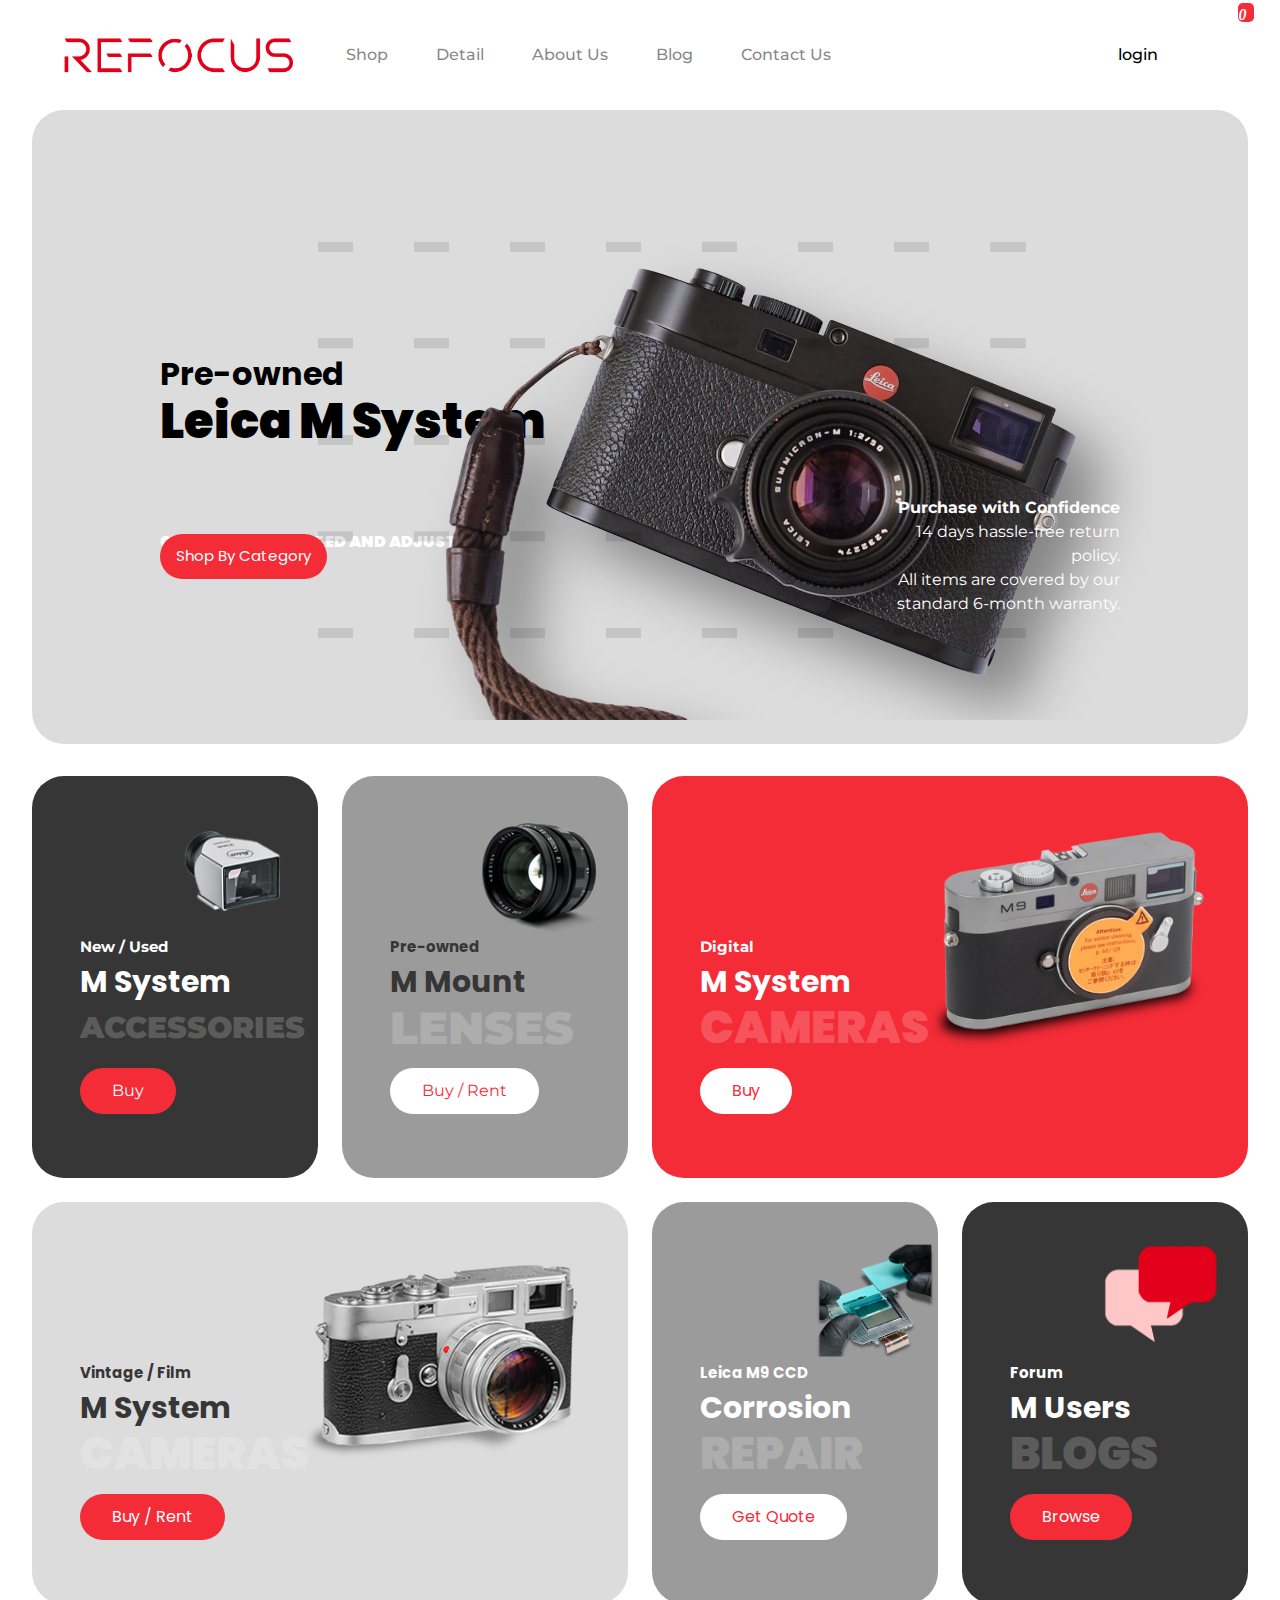
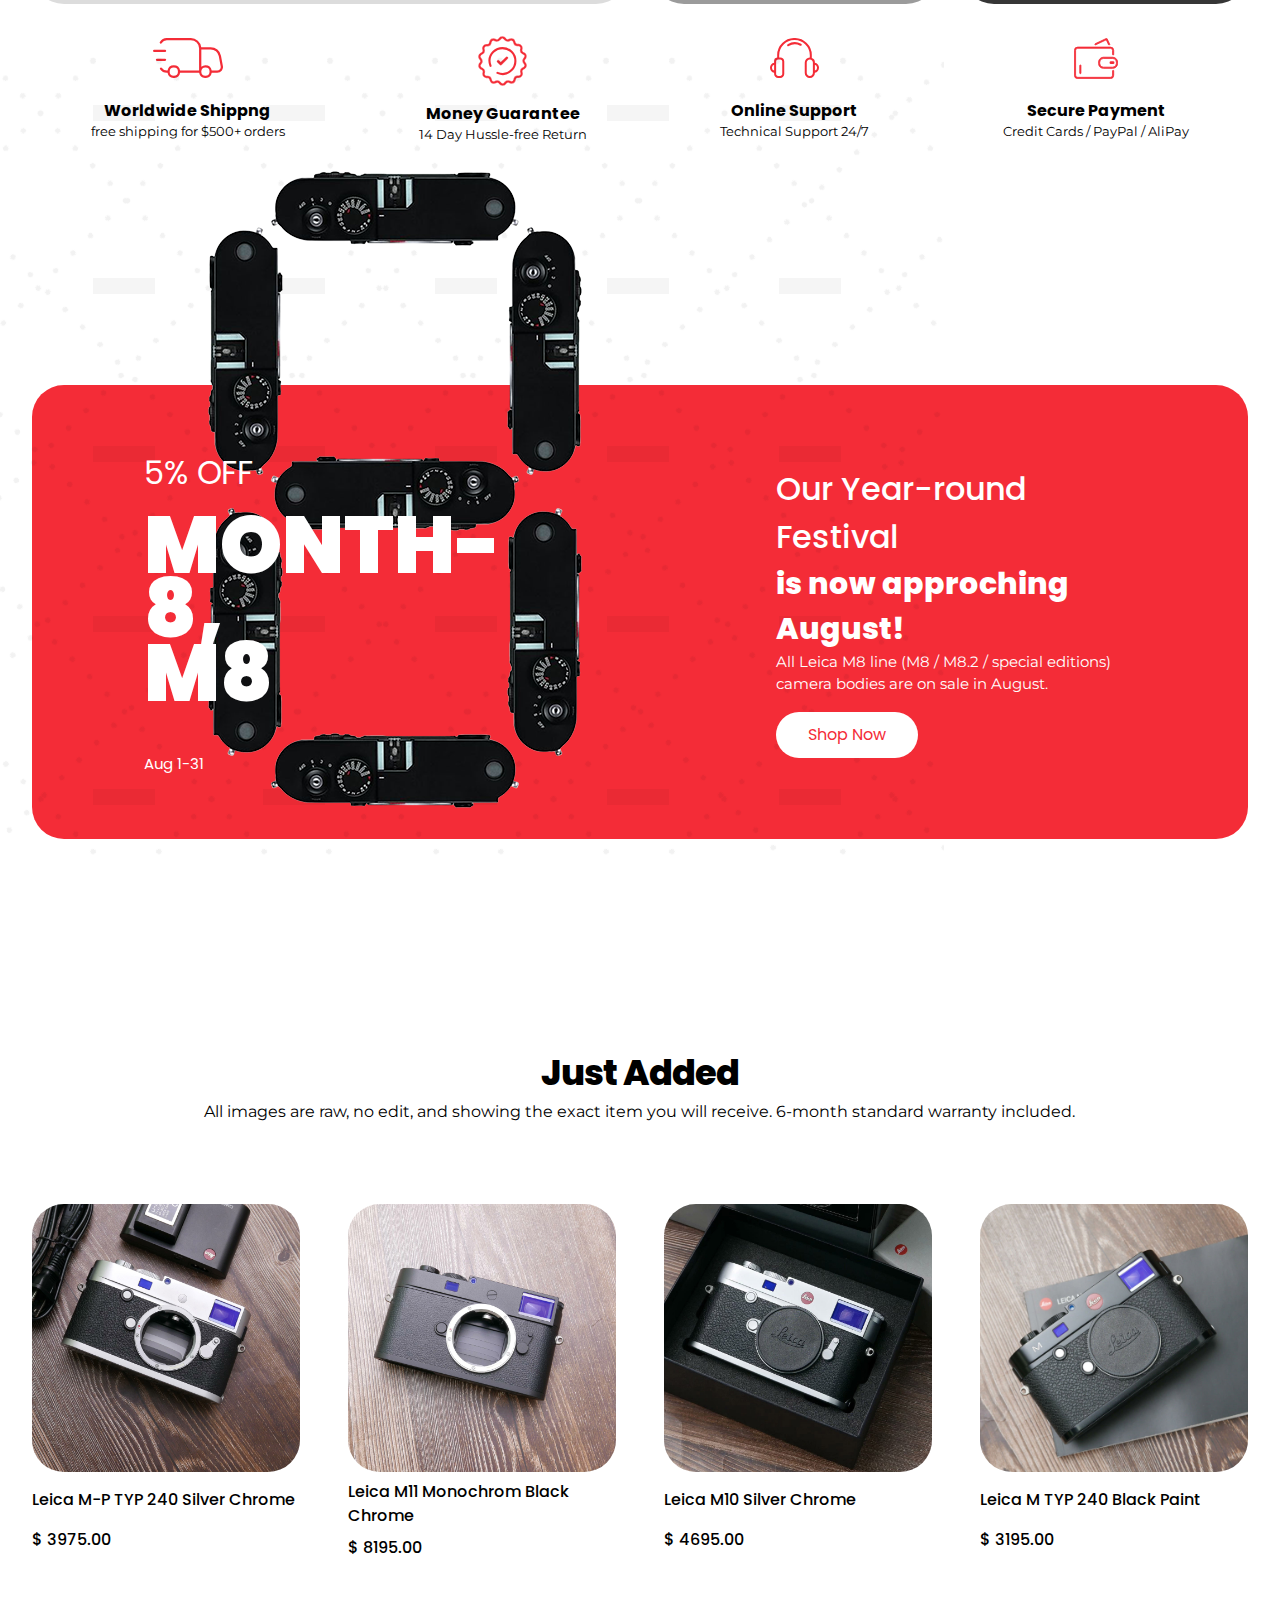
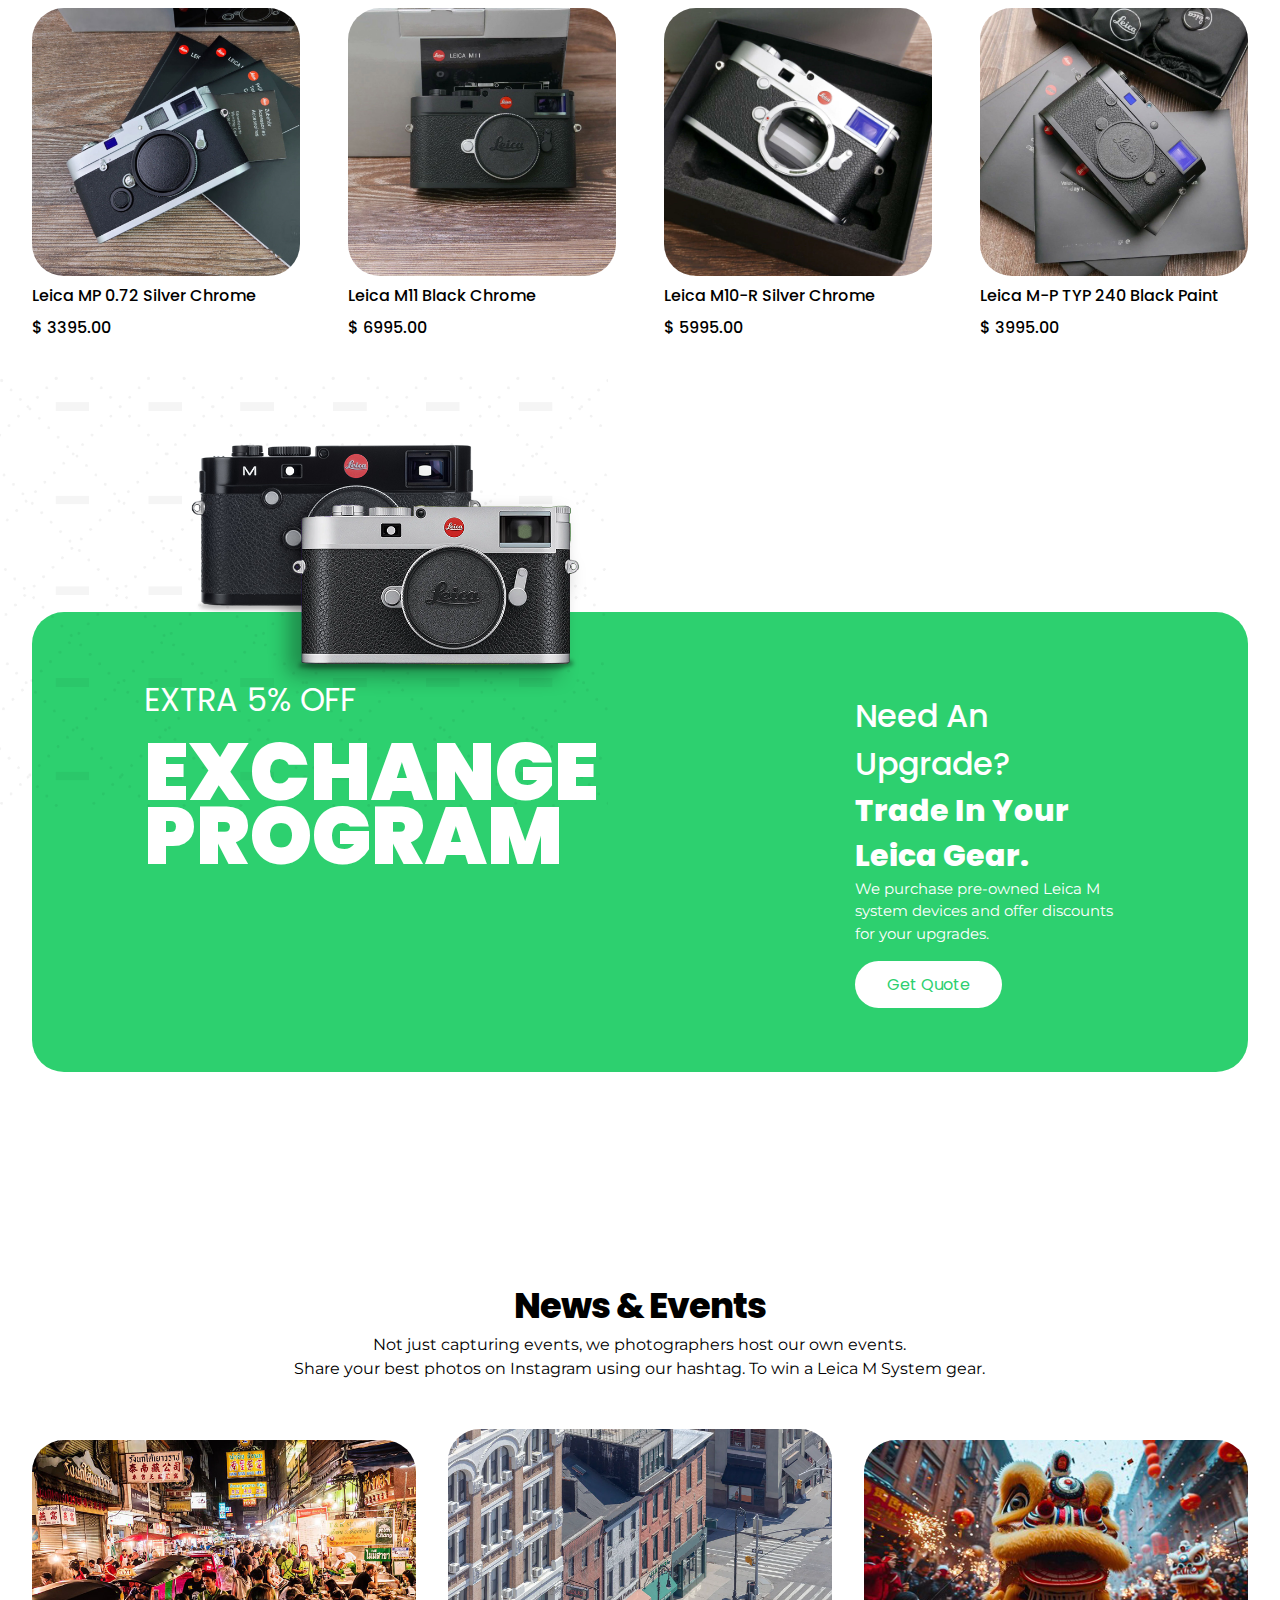
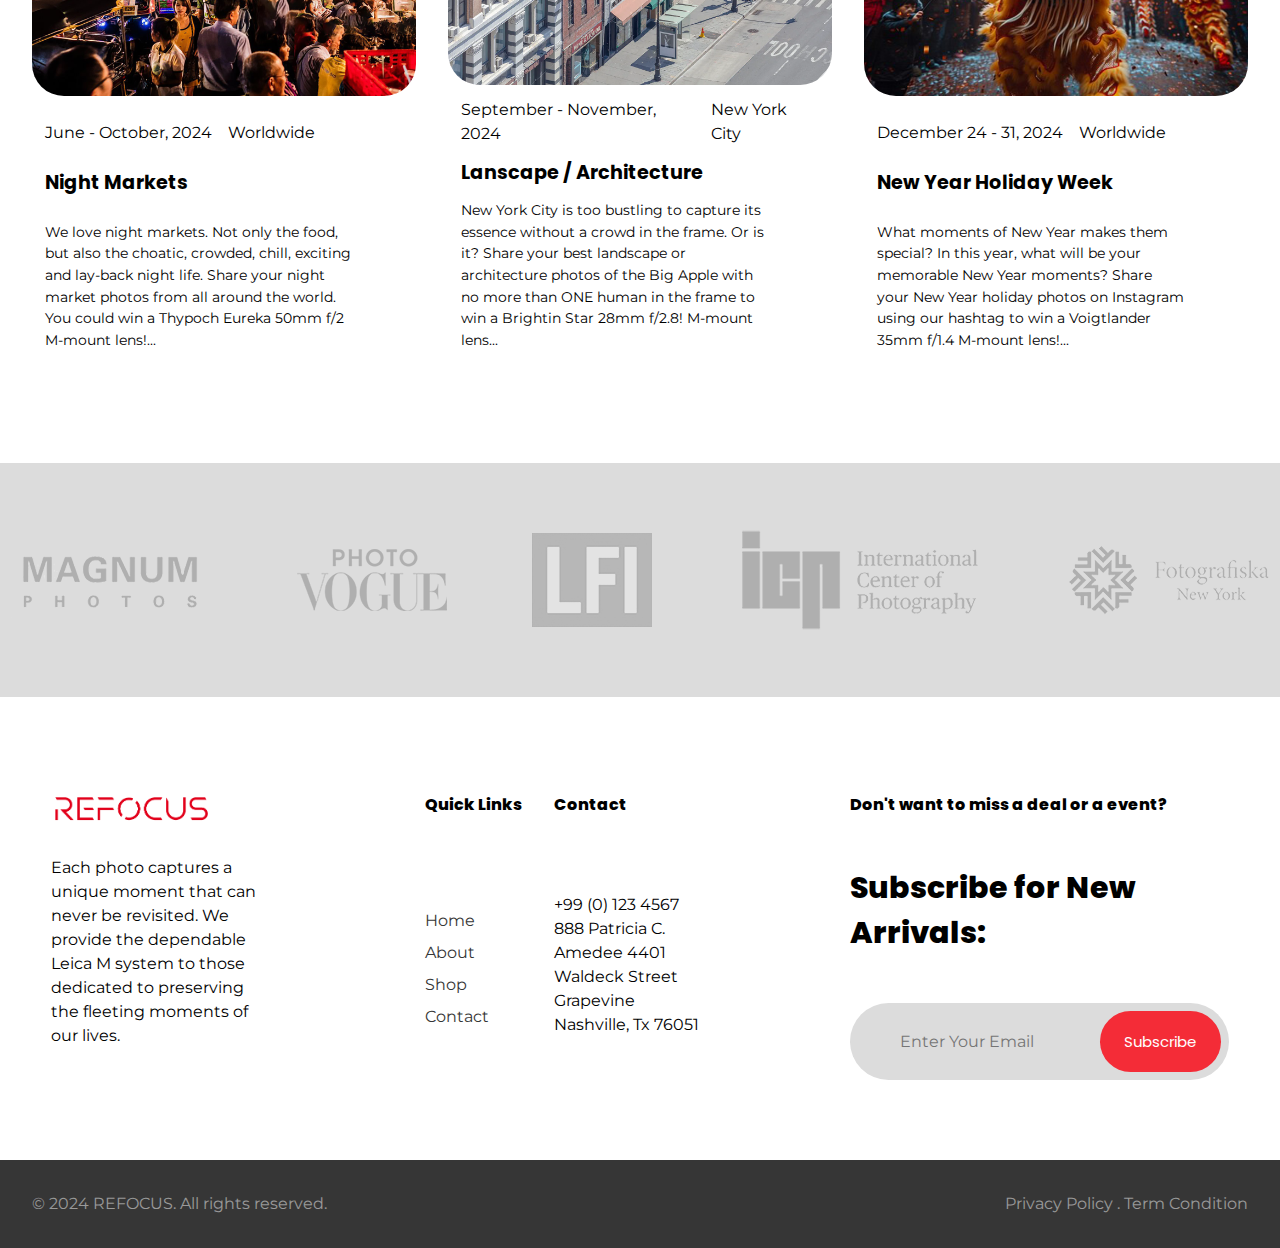
<file: index.html>
<!DOCTYPE html>
<html lang="en">
  <head>
    <meta charset="UTF-8" />
    <meta http-equiv="X-UA-Compatible" content="IE=edge" />
    <meta name="viewport" content="width=device-width, initial-scale=1.0" />

    <!-- Google Fonts -->
    <link
      href="https://fonts.googleapis.com/css2?family=Montserrat:wght@100;200;300;400;500;600;700;800;900&family=Poppins:wght@100;200;300;400;500;600;700;800;900&display=swap"
      rel="stylesheet"
    />

    <!-- Icon -->
    <link
      rel="stylesheet"
      href="https://unicons.iconscout.com/release/v4.0.0/css/line.css"
    />
    <!-- icon -->

    <!-- Google fonts End -->

    <!-- custon style Sheet & JavaScript -->
    <link rel="stylesheet" href="css/index.css" />
    <script src="js/index.js" defer></script>
    <!-- custon style Sheet & JavaScript -->
    <title>Ecommerce Website</title>
  </head>
  <body class="home">
    <header class="primary-header container flex">
      <div class="header-inner-one flex">
        <div class="logo">
          <a href="/index.html">
            <img src="/image/logo2.png" alt="logo" />
          </a>
        </div>
        <button
          class="mobile-close-btn"
          data-visible="false"
          aria-controls="primary-navigation"
        >
          <i class="uil uil-times-circle"></i>
        </button>
        <nav>
          <ul
            id="primary-navigation"
            data-visible="false"
            class="primary-navigation flex"
          >
            <!-- <li>
              <a class="active fs-100 fs-montserrat bold-500" href="/index.html"
                >Home</a
              >
            </li> -->
            <li>
              <a class="fs-100 fs-montserrat bold-500" href="/shop.html"
                >Shop</a
              >
            </li>
            <li>
              <a class="fs-100 fs-montserrat bold-500" href="/product.html"
                >Detail</a
              >
            </li>
            <li>
              <a class="fs-100 fs-montserrat bold-500" href="/about.html"
                >About Us</a
              >
            </li>
            <li>
              <a class="fs-100 fs-montserrat bold-500" href="/blog.html"
                >Blog</a
              >
            </li>
            <li>
              <a class="fs-100 fs-montserrat bold-500" href="/contactus.html"
                >Contact Us</a
              >
            </li>
          </ul>
        </nav>
      </div>

      <div class="header-login flex">
        <p class="fs-100 fs-montserrat bold-500">login</p>
        <i class="uil uil-search"></i>
        <i
          id="cart-box"
          aria-controls="cart-icon"
          class="uil uil-shopping-bag"
        ></i>

        <!-- =================1111111111================== -->
        <div id="cart-icon" data-visible="false" class="cart-icon">
          <div class="shopping flex">
            <p>Shopping Basket</p>
            <i id="cross-btn" class="uil uil-times"></i>
          </div>
          <div class="cart bold-800 flex">
            <i class="uil uil-shopping-cart-alt"></i>
            <p>Cart Is Empty</p>

            <!-- ================================================== -->

            <!-- ================================================== -->
          </div>
        </div>
      </div>
      <div class="mobile-open-btn"><i class="uil uil-align-right"></i></div>
    </header>

    <!-- ===========Hero Section===================== -->

    <main class="hero-section">

      <divclass="heroSectionImage">
        <h1 class="fs-200 fs-poppins">
          Pre-owned
          <span id="heroSectionText" class="block lineheight fs-300 bold-900 big-wireless fs-poppins"
            >Leica M System</span
          ><span
            class="text-white fs-100 uppercase lineheight-2 bold-bolder fs-poppins"
            >cleaned lubricated and adjusted</span
          >
        </h1>
        <img id="image" src="/image/image1a.png" alt="" />
      </div>
      <div class="hero-inner flex">
        <div>
          <button class="large-btn bg-red text-white fs-poppins fs-50">
            Shop By Category
          </button>
        </div>
        <div id="text" class="hero-info">
          <h4 class="discription-title fs-montserrat">Purchase with Confidence</h4>
          <p class="discription-content fs-montserrat ">
            14 days hassle-free return policy.
          </p>
          <p class="discription-content fs-montserrat ">
            All items are covered by our standard 6-month warranty.
          </p>
        </div>
      </div>
    </main>

    <!-- =================Product Section======================= -->

    <section class="product-section">
      <div class="category bg-black grid">
        <div>
          <h3  id="text" class="text-white fs-50 fs-montserrat bold">
            New / Used <span class="block fs-300 fs-poppins bold">M System </span
            ><span
              class="earphone uppercase fs-300 fs-montserrat bold-900 lineheight"
              >Accessories</span
            >
          </h3>
          <button class="prdduct-btn large-btn text-white bg-red fs-montserrat">
            Buy
          </button>
        </div>
        <div class="product-img1">
          <img  id="image" src="/image/viewfinder.png" alt="" />
        </div>
      </div>
      <div class="category bg-dark-gray grid">
        <div>
          <h3  id="text" class="text-black fs-50 fs-poppins bold">
            Pre-owned <span class="block fs-300 fs-poppins bold text-black">M Mount</span
            ><span
              class="earphone uppercase fs-400 fs-montserrat bold-900 lineheight"
              >Lenses</span
            >
          </h3>
          <button
            class="prdduct-btn large-btn text-red bg-white fs-montserrat"
          >
            Buy / Rent
          </button>
        </div>
        <div class="product-img2">
          <img  id="image" src="/image/lens_noctilux.png" alt="" />
        </div>
      </div>
      <div class="category bg-red grid">
        <div>
          <h3  id="text" class="text-white fs-50 fs-montserrat bold">
            Digital <span class="block fs-300 fs-poppins bold">M System</span
            ><span
              class="earphone uppercase fs-400 fs-poppins bold-900 lineheight"
              >Cameras</span
            >
          </h3>
          <button class="prdduct-btn large-btn text-red bg-white fs-poppins">
            Buy
          </button>
        </div>
        <div class="product-img3">
          <img  id="image" src="/image/leicam9.png" alt="" />
        </div>
      </div>
      <div class="category bg-gray grid">
        <div>
          <h3  id="text" class="text-black fs-50 fs-poppins bold">
            Vintage / Film
            <span  id="text" class="block fs-300 fs-poppins bold text-black">M System</span
            ><span id="text" 
              class="earphone uppercase fs-400 fs-poppins bold-900 lineheight"
              >Cameras</span
            >
          </h3>
          <button class="prdduct-btn large-btn text-white bg-red fs-poppins">
            Buy / Rent
          </button>
        </div>
        <div class="product-img4">
          <img  id="image" src="/image/leicam3.png" alt="" />
        </div>
      </div>
      <div class="category bg-dark-gray grid">
        <div>
          <h3  id="text" class="text-white fs-50 fs-poppins bold">
            Leica M9 CCD<span class="block fs-300 fs-poppins bold">Corrosion</span
            ><p
              class="earphone uppercase fs-400 fs-poppins bold-900 lineheight"
              >Repair</p
            >
          </h3>
          <button class="prdduct-btn large-btn text-red bg-white fs-poppins">
            Get Quote
          </button>
        </div>
        <div class="product-img5">
          <img  id="image" src="/image/leicam9sensor.png" alt="" />
        </div>
      </div>
      <div class="category bg-black grid">
        <div>
          <h3  id="text" class="text-white fs-50 fs-poppins bold">
            Forum <span class="block fs-300 fs-poppins bold">M Users</span
            ><span
              class="earphone uppercase fs-400 fs-poppins bold-900 lineheight"
              >Blogs</span
            >
          </h3>
          <button class="prdduct-btn large-btn text-white bg-red fs-poppins">
            Browse
          </button>
        </div>
        <div class="product-img6">
          <img src="/image/chat_logo.png" alt="" />
        </div>
      </div>
    </section>

    <!-- ========================================= -->
    <!-- =============Service section============== -->

    <section class="service-section">
      <div class="service">
        <img src="/image/free.svg" alt="" />
        <div class="service-info">
          <h3 class="fs-poppins fs-200">Worldwide Shippng</h3>
          <p class="fs-montserrat fs-50">free shipping for $500+ orders</p>
        </div>
      </div>
      <div class="service">
        <img src="/image/sett.svg" alt="" />
        <div class="service-info">
          <h3 class="fs-poppins fs-200">Money Guarantee</h3>
          <p class="fs-montserrat fs-50">14 Day Hussle-free Return</p>
        </div>
      </div>
      <div class="service">
        <img src="/image/supt.svg" alt="" />
        <div class="service-info">
          <h3 class="fs-poppins fs-200">Online Support</h3>
          <p class="fs-montserrat fs-50">Technical Support 24/7</p>
        </div>
      </div>
      <div class="service">
        <img src="/image/pay.svg" alt="" />
        <div class="service-info">
          <h3 class="fs-poppins fs-200">Secure Payment</h3>
          <p class="fs-montserrat fs-50">Credit Cards / PayPal / AliPay</p>
        </div>
      </div>
    </section>

    <!-- ===================Feature Section============= -->

    <section class="feature-section bg-red">
      <div class="feature-one grid">
        <img id="image" src="/image/m8_festival.png" alt="" />
        <p id="text" class="text-white fs-poppins fs-200">5% OFF</p>
        <p id="text" 
          class="feactureText font-size lineheight fs-500 text-white fs-poppins bold-900 uppercase"
        >
          month-8, <span  id="text" class="smile feactureText"> m8</span>
        </p>
        <p  id="text" class="text-white fs-poppins fs-50">Aug 1-31</p>
      </div>
      <div class="feactureText feature-info">
        <h2 id="text" class="fs-200 text-white fs-poppins bold-500">Our Year-round Festival</h2>
        <p  id="text" class="fs-poppins fs-300 bold-800 text-white">is now approching August!</p>
        <p  id="text" class="fs-montserrat text-white fs-50">
          All Leica M8 line (M8 / M8.2 / special editions) camera bodies are on sale in August.
        </p>
        <button  id="text" class="prdduct-btn large-btn text-red bg-white fs-poppins">
          Shop Now
        </button>
      </div>
    </section>
    <!-- =============================Best Sellar================== -->

    <section class="best-product container">
      <h2 class="letter-spacing bold-800 fs-poppins">Just Added</h2>
      <p class="fs-montserrat fs-100">
        All images are raw, no edit, and showing the exact item you will receive. 6-month standard warranty included.
      </p>
    </section>

    <!-- ===========================Heading======================== -->
    <section class="best-Seller">
      <div class="product grid">
        <img src="/image/products/001_m240p_02.jpg" alt="" />
        <p class="fs-poppins bold-500">Leica M-P TYP 240 Silver Chrome</p>
        <p class="fs-poppins bold-500">$ 3975.00</p>

        <!-- ---------------------------- -->
        <div class="product-details grid bg-red">
          <i class="text-white uil uil-shopping-cart-alt"></i>
          <i class="text-white uil uil-heart-alt"></i>
        </div>
        <!-- ===================================== -->
      </div>
      <div class="product grid">
        <img src="/image/products/002_m11m_01.jpg" alt="" />
        <p class="fs-poppins bold-500">Leica M11 Monochrom Black Chrome</p>
        <p class="fs-poppins bold-500">$ 8195.00</p>

        <!-- ---------------------------- -->
        <div class="product-details grid bg-red">
          <i class="text-white uil uil-shopping-cart-alt"></i>
          <i class="text-white uil uil-heart-alt"></i>
        </div>
        <!-- ===================================== -->
      </div>
      <div class="product grid">
        <img src="/image/products/003_m10_01.jpg" alt="" />
        <p class="fs-poppins bold-500">Leica M10 Silver Chrome</p>
        <p class="fs-poppins bold-500">$ 4695.00</p>

        <!-- ---------------------------- -->
        <div class="product-details grid bg-red">
          <i class="text-white uil uil-shopping-cart-alt"></i>
          <i class="text-white uil uil-heart-alt"></i>
        </div>
        <!-- ===================================== -->
      </div>
      <div class="product grid">
        <img src="/image/products/004_m240_02.jpg" alt="" />
        <p class="fs-poppins bold-500">Leica M TYP 240 Black Paint</p>
        <p class="fs-poppins bold-500">$ 3195.00</p>

        <!-- ---------------------------- -->
        <div class="product-details grid bg-red">
          <i class="text-white uil uil-shopping-cart-alt"></i>
          <i class="text-white uil uil-heart-alt"></i>
        </div>
        <!-- ===================================== -->
      </div>
      <div class="product grid">
        <img src="/image/products/005_mp072_01.jpg" alt="" />
        <p class="fs-poppins bold-500">Leica MP 0.72 Silver Chrome</p>
        <p class="fs-poppins bold-500">$ 3395.00</p>

        <!-- ---------------------------- -->
        <div class="product-details grid bg-red">
          <i class="text-white uil uil-shopping-cart-alt"></i>
          <i class="text-white uil uil-heart-alt"></i>
        </div>
        <!-- ===================================== -->
      </div>
      <div class="product grid">
        <img src="/image/products/006_m11_01.jpg" alt="" />
        <p class="fs-poppins bold-500">Leica M11 Black Chrome</p>
        <p class="fs-poppins bold-500">$ 6995.00</p>

        <!-- ---------------------------- -->
        <div class="product-details grid bg-red">
          <i class="text-white uil uil-shopping-cart-alt"></i>
          <i class="text-white uil uil-heart-alt"></i>
        </div>
        <!-- ===================================== -->
      </div>
      <div class="product grid">
        <img src="/image/products/007_m10r_02.jpg" alt="" />
        <p class="fs-poppins bold-500">Leica M10-R Silver Chrome</p>
        <p class="fs-poppins bold-500">$ 5995.00</p>

        <!-- ---------------------------- -->
        <div class="product-details grid bg-red">
          <i class="text-white uil uil-shopping-cart-alt"></i>
          <i class="text-white uil uil-heart-alt"></i>
        </div>
        <!-- ===================================== -->
      </div>
      <div class="product grid">
        <img src="/image/products/008_m240p_03.jpg" alt="" />
        <p class="fs-poppins bold-500">Leica M-P TYP 240 Black Paint</p>
        <p class="fs-poppins bold-500">$ 3995.00</p>

        <!-- ---------------------------- -->
        <div class="product-details grid bg-red">
          <i class="text-white uil uil-shopping-cart-alt"></i>
          <i class="text-white uil uil-heart-alt"></i>
        </div>
        <!-- ===================================== -->
      </div>
    </section>

    <!-- =========================================== -->
    <section class="feature-section bg-green">
      <div class="feature-green feature-one grid">
        <img src="/image/exchange.png" alt="" />
        <p class="text-white fs-poppins fs-200">EXTRA 5% OFF</p>
        <p
          class="font-size lineheight fs-500 text-white fs-poppins bold-900 uppercase"
        >
          EXCHANGE <span class="smile">PROGRAM</span>
        </p>
        <p class="text-white fs-poppins fs-50"></p>
      </div>
      <div class="feature-info">
        <h2 class="fs-200 text-white fs-poppins bold-500">Need An Upgrade?</h2>
        <p class="fs-poppins fs-300 bold-800 text-white">Trade In Your Leica Gear.</p>
        <p class="fs-montserrat text-white fs-50">
          We purchase pre-owned Leica M system devices and offer discounts for your upgrades.
        </p>
        <button class="prdduct-btn large-btn text-green bg-white fs-poppins">
          Get Quote
        </button>
      </div>
    </section>
    <!-- =========================================== -->

    <!-- =================Heading recent News================================ -->
    <section class="best-product container">
      <h2 class="letter-spacing bold-800 fs-poppins">News  &  Events</h2>
      <p class="fs-montserrat fs-100">Not just capturing events, we photographers host our own events.</p>
      <p class="fs-montserrat fs-100">Share your best photos on Instagram using our hashtag. To win a Leica M System gear.</p>
    </section>
    <!-- ============Recent News=========================== -->

    <section class="recent-news grid">
      <div class="eventCategory news grid">
        <img src="/image/night_market.png" alt="" />
        <div class="fs-montserrat fs-100 flex padding-inline">
          <p>June - October, 2024</p>
          <p>Worldwide</p>
        </div>
        <h2 class="fs-poppins padding-inline fs-200 blod-600">
          Night Markets
        </h2>
        <p class="fs-montserrat padding-inline fs-100">
          We love night markets. Not only the food, but also the choatic, crowded, chill, exciting and lay-back night life. Share your night market photos from all around the world. You could win a Thypoch Eureka 50mm f/2 M-mount lens!...
        </p>
      </div>

      <div class="eventCategory news grid">
        <img src="/image/nyc.png" alt="" />
        <div class="fs-montserrat fs-100 flex padding-inline">
          <p>September - November, 2024</p>
          <p>New York City</p>
        </div>
        <h2 class="fs-poppins padding-inline fs-200 blod-600">
          Lanscape / Architecture
        </h2>
        <p class="fs-montserrat padding-inline fs-100">
          New York City is too bustling to capture its essence without a crowd in the frame. Or is it? Share your best landscape or architecture photos of the Big Apple with no more than ONE human in the frame to win a Brightin Star 28mm f/2.8! M-mount lens...
        </p>
      </div>

      <div class="eventCategory news grid">
        <img src="/image/chinatown.png" alt="" />
        <div class="fs-montserrat fs-100 flex padding-inline">
          <p>December 24 - 31, 2024        </p>
          <p>Worldwide</p>
        </div>
        <h2 class="fs-poppins padding-inline fs-200 blod-600">
          New Year Holiday Week
        </h2>
        <p class="fs-montserrat padding-inline fs-100">
          What moments of New Year makes them special? In this year, what will be your memorable New Year moments? Share your New Year holiday photos on Instagram using our hashtag to win a Voigtlander 35mm f/1.4 M-mount lens!...</p>
      </div>
    </section>

    <footer>
      <!-- =============Brands================= -->
      <section class="brands grid">
        <div>
          <img src="/image/br-1.png" alt="" />
        </div>
        <div>
          <img src="/image/br-2.png" alt="" />
        </div>
        <div>
          <img src="/image/br-3.png" alt="" />
        </div>
        <div>
          <img src="/image/br-4.png" alt="" />
        </div>
        <div>
          <img src="/image/br-5.png" alt="" />
        </div>
      </section>

      <!-- =============Footer Menu=================== -->
      <section class="footer grid">
        <div class="footer-logo grid">
          <div class="footer-logo-image">
            <img src="/image/logo2.png" alt="logo" />
          </div>
          <p class="fs-montserrat fs-200">
            Each photo captures a unique moment that can never be revisited. We provide the dependable Leica M system to those dedicated to preserving the fleeting moments of our lives.
          </p>
          <div class="social-media flex">
            <i class="uil uil-facebook-f"></i>
            <i class="uil uil-instagram"></i>
            <i class="uil uil-linkedin"></i>
            <i class="uil uil-twitter"></i>
          </div>
        </div>

        <div class="footer-menu grid">
          <h3 class="fs-poppins fs-200 bold-800">Quick Links</h3>
          <ul>
            <li>
              <a class="fs-montserrat text-black fs-200" href="#">Home</a>
            </li>
            <li>
              <a class="fs-montserrat text-black fs-200" href="#">About</a>
            </li>
            <li>
              <a class="fs-montserrat text-black fs-200" href="#">Shop</a>
            </li>
            <li>
              <a class="fs-montserrat text-black fs-200" href="#">Contact</a>
            </li>
          </ul>
        </div>

          <div class="contact grid">
            <h3 class="fs-poppins fs-200 bold-800">Contact</h3>
            <p class="fs-montserrat">
              +99 (0) 123 4567 888 Patricia C. Amedee 4401 Waldeck Street
              Grapevine Nashville, Tx 76051
            </p>
          </div>
  
        <div class="emails grid">
          <h3 class="fs-poppins fs-200 bold-800">Don't want to miss a deal or a event?</h3>
          <p class="updates fs-poppins fs-300 bold-800">
            Subscribe for New Arrivals:
          </p>
          <div class="inputField flex bg-gray">
            <input
              type="email"
              placeholder="Enter Your Email"
              class="fs-montserrat bg-gray"
            />
            <button class="bg-red text-white fs-poppins fs-50">
              Subscribe
            </button>
          </div>
        </div>
      </section>

      <section class="copyRight">
        <p class="c-font fs-montserrat fs-200">
          © 2024 REFOCUS. All rights reserved.
        </p>
        <p class="fs-montserrat fs-100 text-align p-top">
          Privacy Policy . Term Condition
        </p>
      </section>
    </footer>
  </body>
</html>
</file>
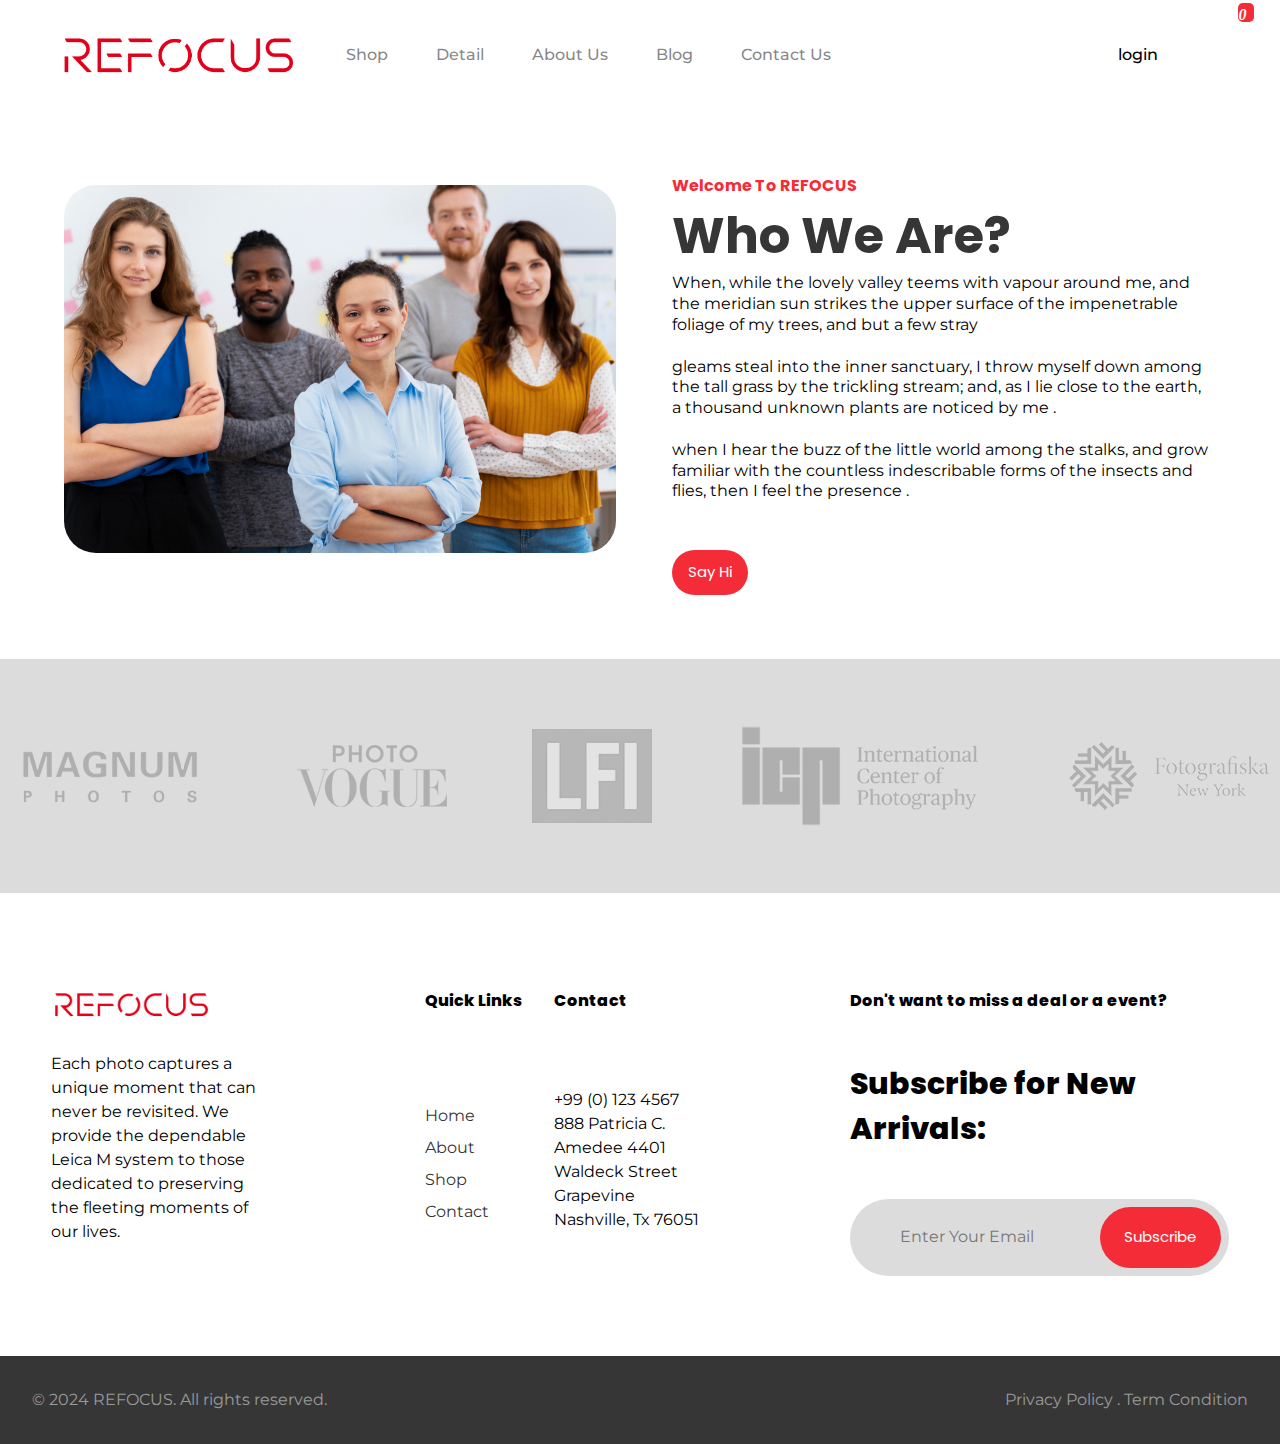
<file: about.html>
<!DOCTYPE html>
<html lang="en">
  <head>
    <meta charset="UTF-8" />
    <meta http-equiv="X-UA-Compatible" content="IE=edge" />
    <meta name="viewport" content="width=device-width, initial-scale=1.0" />

    <!-- Google Fonts -->
    <link
      href="https://fonts.googleapis.com/css2?family=Montserrat:wght@100;200;300;400;500;600;700;800;900&family=Poppins:wght@100;200;300;400;500;600;700;800;900&display=swap"
      rel="stylesheet"
    />

    <!-- Icon -->
    <link
      rel="stylesheet"
      href="https://unicons.iconscout.com/release/v4.0.0/css/line.css"
    />
    <!-- icon -->

    <!-- Google fonts End -->

    <!-- custon style Sheet & JavaScript -->
    <link rel="stylesheet" href="css/shop.css" />
    <link rel="stylesheet" href="css/index.css" />
    <link rel="stylesheet" href="css/about.css" />
    <script src="js/index.js" defer></script>
    <script src="js/shop.js" defer></script>
    <!-- custon style Sheet & JavaScript -->
    <title>Ecommerce Website</title>
  </head>
  <body class="home">
    <header class="primary-header container flex">
      <div class="header-inner-one flex">
        <div class="logo">
          <a href="/index.html">
            <img src="/image/logo2.png" alt="logo" />
          </a>
        </div>
        <button
          class="mobile-close-btn"
          data-visible="false"
          aria-controls="primary-navigation"
        >
          <i class="uil uil-times-circle"></i>
        </button>
        <nav>
          <ul
            id="primary-navigation"
            data-visible="false"
            class="primary-navigation flex"
          >
            <!-- <li>
              <a class="active fs-100 fs-montserrat bold-500" href="/index.html"
                >Home</a
              >
            </li> -->
            <li>
              <a class="fs-100 fs-montserrat bold-500" href="/shop.html"
                >Shop</a
              >
            </li>
            <li>
              <a class="fs-100 fs-montserrat bold-500" href="/product.html"
                >Detail</a
              >
            </li>
            <li>
              <a class="fs-100 fs-montserrat bold-500" href="/about.html"
                >About Us</a
              >
            </li>
            <li>
              <a class="fs-100 fs-montserrat bold-500" href="/blog.html"
                >Blog</a
              >
            </li>
            <li>
              <a class="fs-100 fs-montserrat bold-500" href="/contactus.html"
                >Contact Us</a
              >
            </li>
          </ul>
        </nav>
      </div>

      <div class="header-login flex">
        <p class="fs-100 fs-montserrat bold-500">login</p>
        <i class="uil uil-search"></i>
        <i
          id="cart-box"
          aria-controls="cart-icon"
          class="uil uil-shopping-bag"
        ></i>

        <!-- =================1111111111================== -->
        <div id="cart-icon" data-visible="false" class="cart-icon">
          <div class="shopping flex">
            <p>Shopping Basket</p>
            <i id="cross-btn" class="uil uil-times"></i>
          </div>
          <div class="cart bold-800 flex">
            <i class="uil uil-shopping-cart-alt"></i>
            <p>Cart Is Empty</p>

            <!-- ================================================== -->

            <!-- ================================================== -->
          </div>
        </div>
      </div>
      <div class="mobile-open-btn"><i class="uil uil-align-right"></i></div>
    </header>

    <!-- ===================Shop Feature Section============================ -->

    <!-- <section class="shop-feature bg-gray grid">
      <div>
        <p class="fs-montserrat text-black">
          Home <span aria-hidden="true" class="margin">></span> About Us
        </p>
      </div>
      <h2 class="fs-poppins fs-300 bold-700">About Us</h2>
    </section> -->

    <!-- ========================About Section========================== -->

    <section class="about-section grid">
      <div>
        <img src="/image/team.jpeg" alt="" />
      </div>
      <div class="about-info">
        <h3 class="fs-poppins fs-200 text-red">Welcome To REFOCUS</h3>
        <h1 class="fs-poppins fs-500 text-black">Who We Are?</h1>
        <p class="fs-montserrat fs-100">
          When, while the lovely valley teems with vapour around me, and the
          meridian sun strikes the upper surface of the impenetrable foliage of
          my trees, and but a few stray<br /><br />

          gleams steal into the inner sanctuary, I throw myself down among the
          tall grass by the trickling stream; and, as I lie close to the earth,
          a thousand unknown plants are noticed by me .<br /><br />
          when I hear the buzz of the little world among the stalks, and grow
          familiar with the countless indescribable forms of the insects and
          flies, then I feel the presence .
        </p>
        <div class="about-btn">
          <button class="large-btn bg-red text-white fs-poppins fs-50">
            Say Hi
          </button>
        </div>
      </div>
    </section>

    <!-- ========================About Section========================== -->

    <!-- =====================Footer Section================ -->

    <footer>
      <!-- =============Brands================= -->
      <section class="brands grid">
        <div>
          <img src="/image/br-1.png" alt="" />
        </div>
        <div>
          <img src="/image/br-2.png" alt="" />
        </div>
        <div>
          <img src="/image/br-3.png" alt="" />
        </div>
        <div>
          <img src="/image/br-4.png" alt="" />
        </div>
        <div>
          <img src="/image/br-5.png" alt="" />
        </div>
      </section>

      <!-- =============Footer Menu=================== -->
      <section class="footer grid">
        <div class="footer-logo grid">
          <div class="footer-logo-image">
            <img src="/image/logo2.png" alt="logo" />
          </div>
          <p class="fs-montserrat fs-200">
            Each photo captures a unique moment that can never be revisited. We provide the dependable Leica M system to those dedicated to preserving the fleeting moments of our lives.
          </p>
          <div class="social-media flex">
            <i class="uil uil-facebook-f"></i>
            <i class="uil uil-instagram"></i>
            <i class="uil uil-linkedin"></i>
            <i class="uil uil-twitter"></i>
          </div>
        </div>

        <div class="footer-menu grid">
          <h3 class="fs-poppins fs-200 bold-800">Quick Links</h3>
          <ul>
            <li>
              <a class="fs-montserrat text-black fs-200" href="#">Home</a>
            </li>
            <li>
              <a class="fs-montserrat text-black fs-200" href="#">About</a>
            </li>
            <li>
              <a class="fs-montserrat text-black fs-200" href="#">Shop</a>
            </li>
            <li>
              <a class="fs-montserrat text-black fs-200" href="#">Contact</a>
            </li>
          </ul>
        </div>

          <div class="contact grid">
            <h3 class="fs-poppins fs-200 bold-800">Contact</h3>
            <p class="fs-montserrat">
              +99 (0) 123 4567 888 Patricia C. Amedee 4401 Waldeck Street
              Grapevine Nashville, Tx 76051
            </p>
          </div>
  
        <div class="emails grid">
          <h3 class="fs-poppins fs-200 bold-800">Don't want to miss a deal or a event?</h3>
          <p class="updates fs-poppins fs-300 bold-800">
            Subscribe for New Arrivals:
          </p>
          <div class="inputField flex bg-gray">
            <input
              type="email"
              placeholder="Enter Your Email"
              class="fs-montserrat bg-gray"
            />
            <button class="bg-red text-white fs-poppins fs-50">
              Subscribe
            </button>
          </div>
        </div>
      </section>

      <section class="copyRight">
        <p class="c-font fs-montserrat fs-200">
          © 2024 REFOCUS. All rights reserved.
        </p>
        <p class="fs-montserrat fs-100 text-align p-top">
          Privacy Policy . Term Condition
        </p>
      </section>

    </footer>
  </body>
</html>
</file>
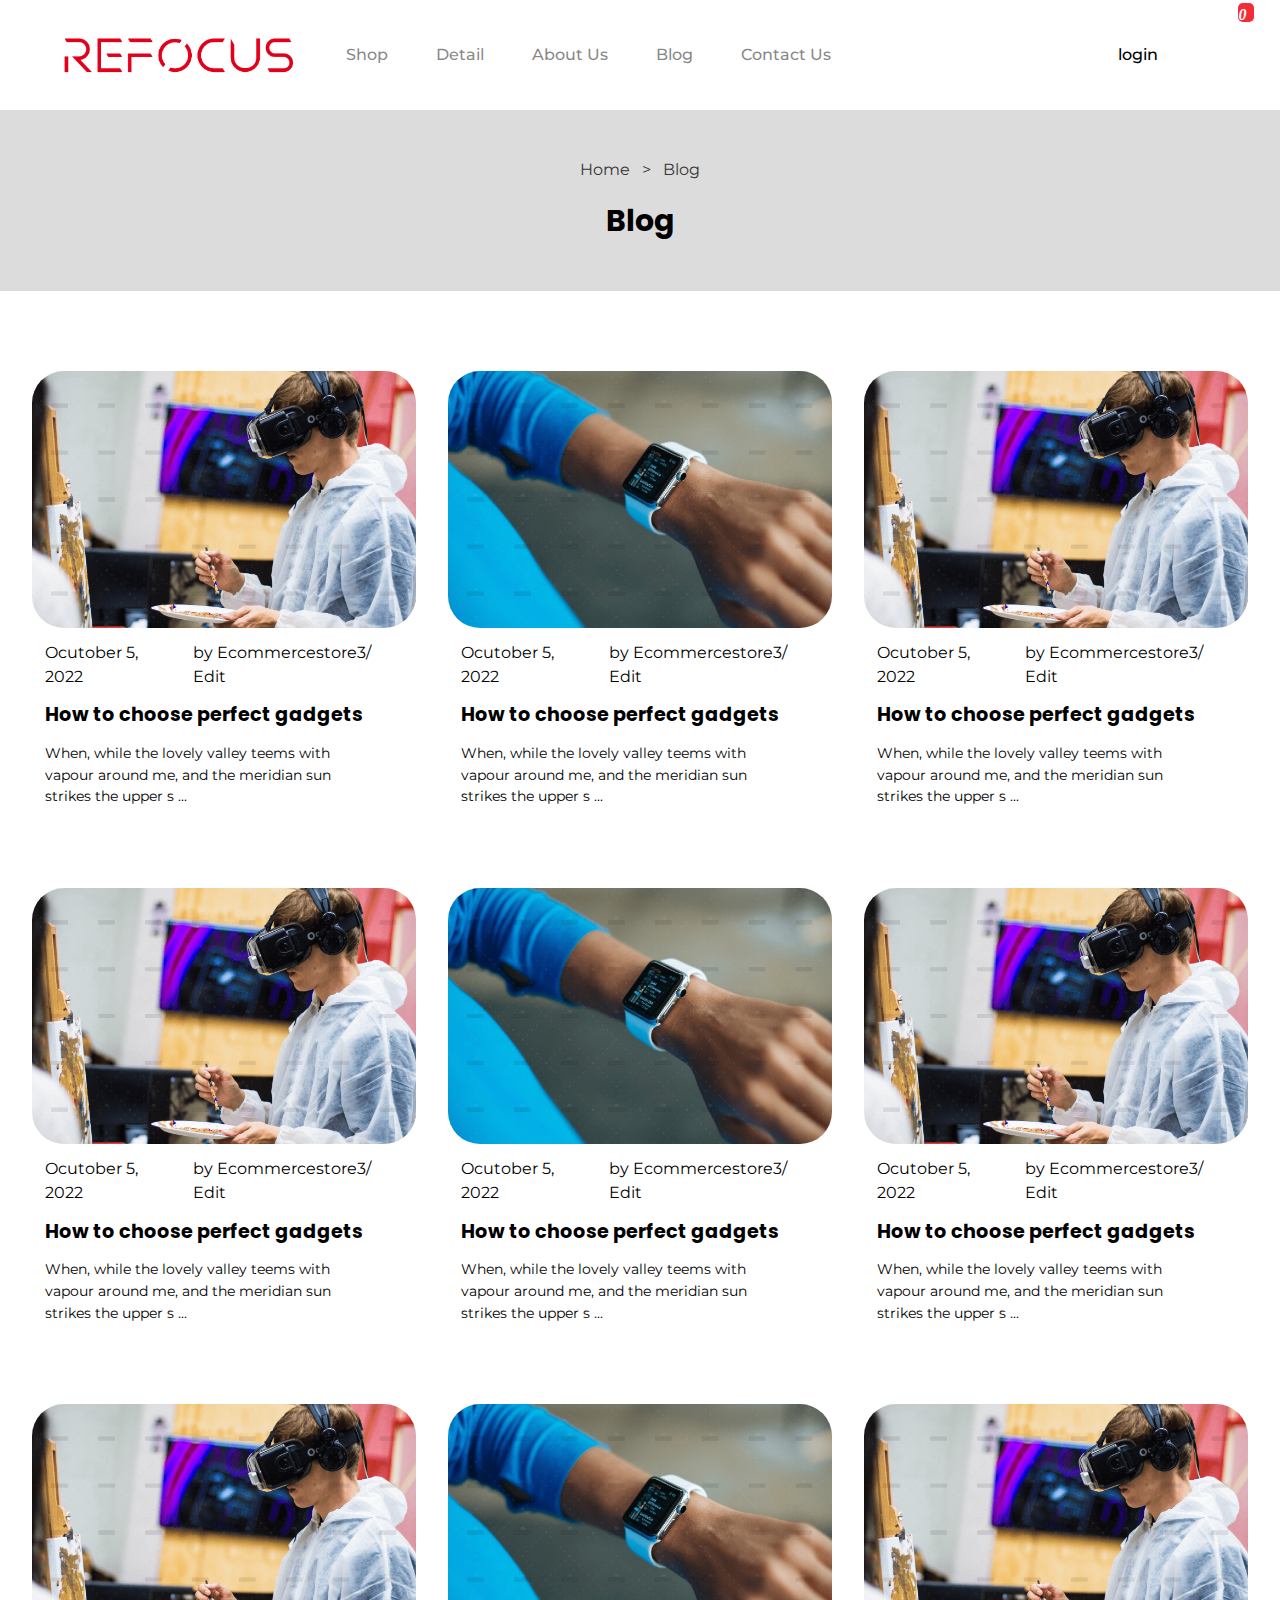
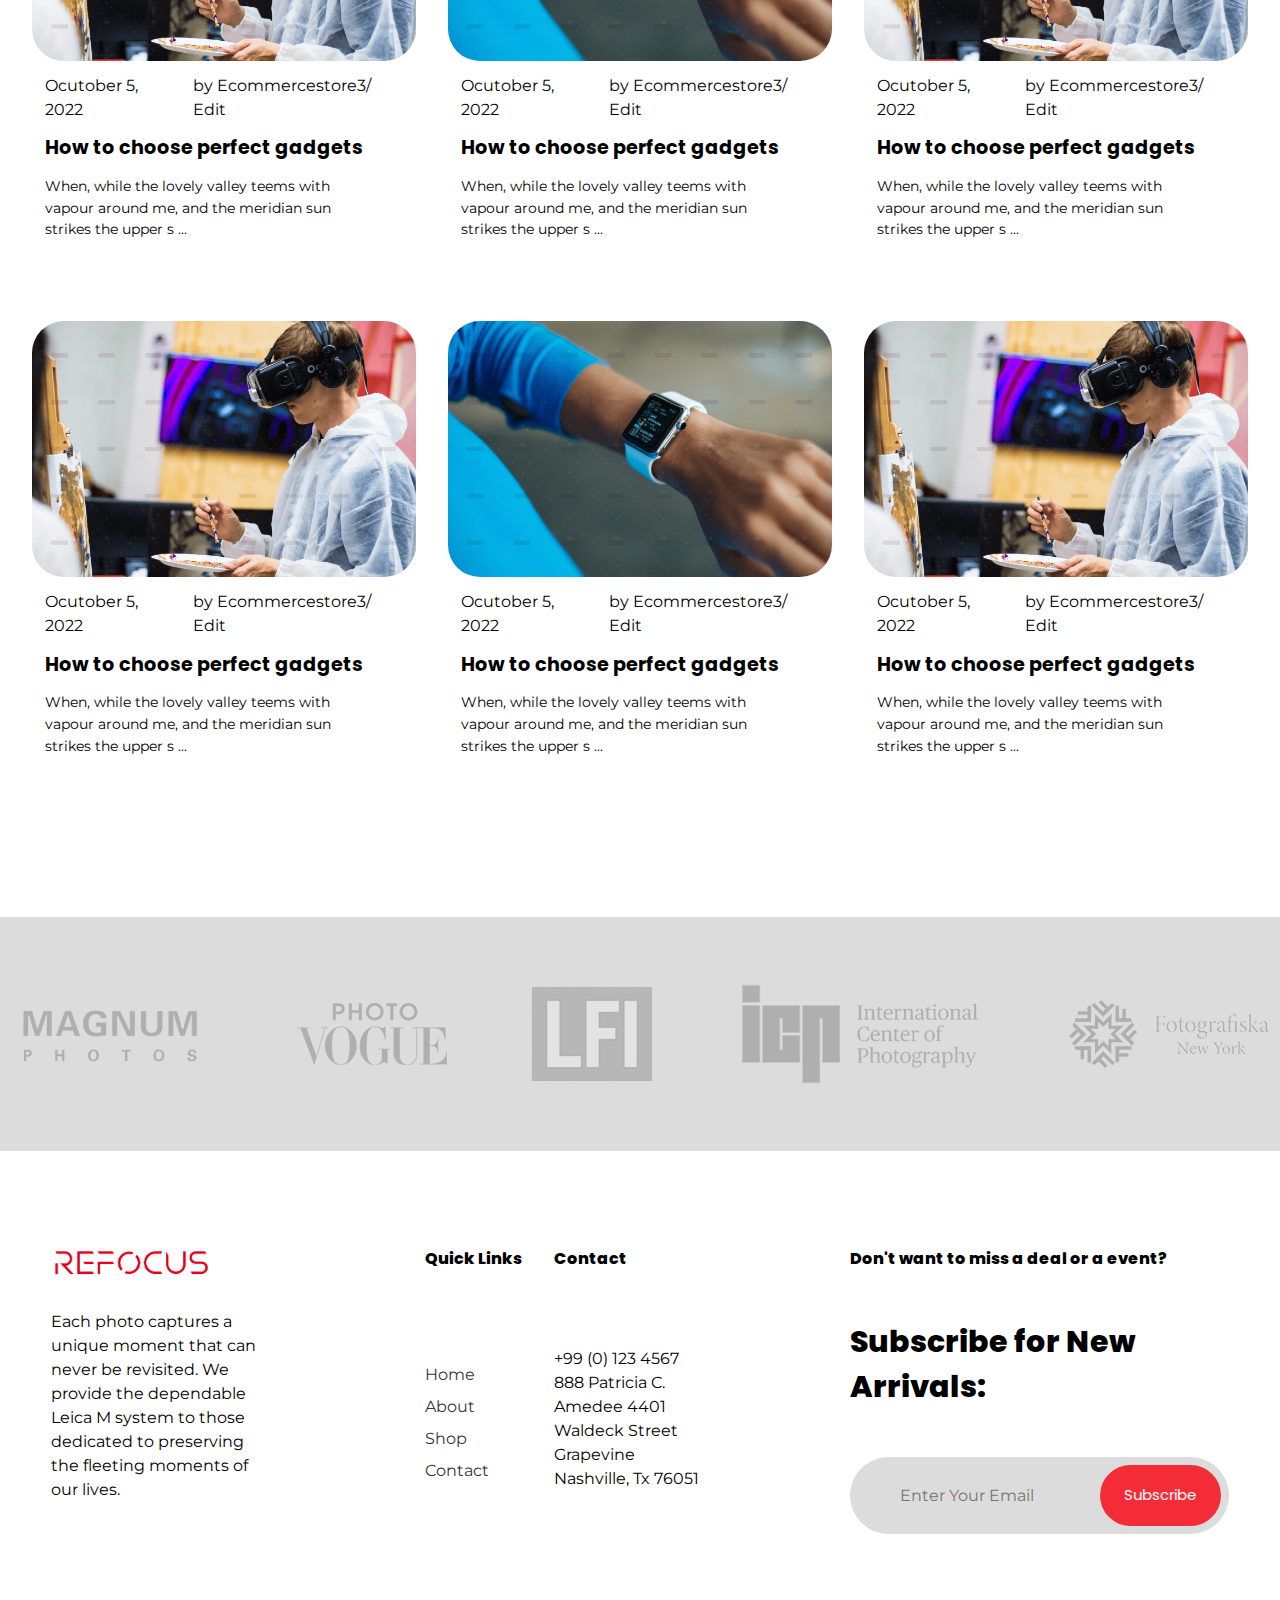
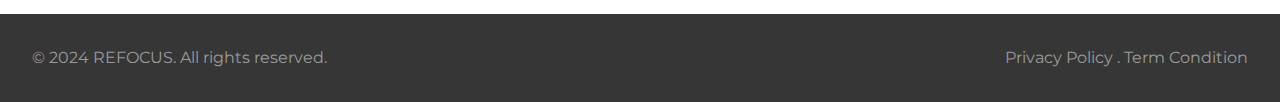
<file: blog.html>
<!DOCTYPE html>
<html lang="en">
  <head>
    <meta charset="UTF-8" />
    <meta http-equiv="X-UA-Compatible" content="IE=edge" />
    <meta name="viewport" content="width=device-width, initial-scale=1.0" />

    <!-- Google Fonts -->
    <link
      href="https://fonts.googleapis.com/css2?family=Montserrat:wght@100;200;300;400;500;600;700;800;900&family=Poppins:wght@100;200;300;400;500;600;700;800;900&display=swap"
      rel="stylesheet"
    />

    <!-- Icon -->
    <link
      rel="stylesheet"
      href="https://unicons.iconscout.com/release/v4.0.0/css/line.css"
    />
    <!-- icon -->

    <!-- Google fonts End -->

    <!-- custon style Sheet & JavaScript -->
    <link rel="stylesheet" href="css/index.css" />
    <link rel="stylesheet" href="css/shop.css" />
    <link rel="stylesheet" href="css/blog.css" />
    <script src="js/index.js" defer></script>
    <!-- custon style Sheet & JavaScript -->
    <title>Ecommerce Website</title>
  </head>
  <body class="home">
    <header class="primary-header container flex">
      <div class="header-inner-one flex">
        <div class="logo">
          <a href="/index.html">
            <img src="/image/logo2.png" alt="logo" />
          </a>
        </div>
        <button
          class="mobile-close-btn"
          data-visible="false"
          aria-controls="primary-navigation"
        >
          <i class="uil uil-times-circle"></i>
        </button>
        <nav>
          <ul
            id="primary-navigation"
            data-visible="false"
            class="primary-navigation flex"
          >
            <!-- <li>
              <a class="active fs-100 fs-montserrat bold-500" href="/index.html"
                >Home</a
              >
            </li> -->
            <li>
              <a class="fs-100 fs-montserrat bold-500" href="/shop.html"
                >Shop</a
              >
            </li>
            <li>
              <a class="fs-100 fs-montserrat bold-500" href="/product.html"
                >Detail</a
              >
            </li>
            <li>
              <a class="fs-100 fs-montserrat bold-500" href="/about.html"
                >About Us</a
              >
            </li>
            <li>
              <a class="fs-100 fs-montserrat bold-500" href="/blog.html"
                >Blog</a
              >
            </li>
            <li>
              <a class="fs-100 fs-montserrat bold-500" href="/contactus.html"
                >Contact Us</a
              >
            </li>
          </ul>
        </nav>
      </div>

      <div class="header-login flex">
        <p class="fs-100 fs-montserrat bold-500">login</p>
        <i class="uil uil-search"></i>
        <i
          id="cart-box"
          aria-controls="cart-icon"
          class="uil uil-shopping-bag"
        ></i>

        <!-- =================1111111111================== -->
        <div id="cart-icon" data-visible="false" class="cart-icon">
          <div class="shopping flex">
            <p>Shopping Basket</p>
            <i id="cross-btn" class="uil uil-times"></i>
          </div>
          <div class="cart bold-800 flex">
            <i class="uil uil-shopping-cart-alt"></i>
            <p>Cart Is Empty</p>

            <!-- ================================================== -->

            <!-- ================================================== -->
          </div>
        </div>
      </div>
      <div class="mobile-open-btn"><i class="uil uil-align-right"></i></div>
    </header>

    <!-- ===================Shop Feature Section============================ -->

    <section class="shop-feature bg-gray grid">
      <div>
        <p class="fs-montserrat text-black">
          Home <span aria-hidden="true" class="margin">></span> Blog
        </p>
      </div>
      <h2 class="fs-poppins fs-300 bold-700">Blog</h2>
    </section>

    <!-- ================Blog Section======================== -->
    <!-- ============blog News=========================== -->

    <div class="blog">
      <section class="recent-news grid">
        <div class="news grid">
          <img src="/image/news-1.png" alt="" />
          <div class="fs-montserrat fs-100 flex padding-inline">
            <p>Ocutober 5, 2022</p>
            <p>by Ecommercestore3/ Edit</p>
          </div>
          <h2 class="fs-poppins padding-inline fs-200 blod-600">
            How to choose perfect gadgets
          </h2>
          <p class="fs-montserrat padding-inline fs-100">
            When, while the lovely valley teems with vapour around me, and the
            meridian sun strikes the upper s ...
          </p>
        </div>

        <div class="news grid">
          <img src="/image/news-2.png" alt="" />
          <div class="fs-montserrat fs-100 flex padding-inline">
            <p>Ocutober 5, 2022</p>
            <p>by Ecommercestore3/ Edit</p>
          </div>
          <h2 class="fs-poppins padding-inline fs-200 blod-600">
            How to choose perfect gadgets
          </h2>
          <p class="fs-montserrat padding-inline fs-100">
            When, while the lovely valley teems with vapour around me, and the
            meridian sun strikes the upper s ...
          </p>
        </div>

        <div class="news grid">
          <img src="/image/news-1.png" alt="" />
          <div class="post-date fs-montserrat fs-100 flex padding-inline">
            <p>Ocutober 5, 2022</p>
            <p>by Ecommercestore3/ Edit</p>
          </div>
          <h2 class="fs-poppins padding-inline fs-200 blod-600">
            How to choose perfect gadgets
          </h2>
          <p class="fs-montserrat padding-inline fs-100">
            When, while the lovely valley teems with vapour around me, and the
            meridian sun strikes the upper s ...
          </p>
        </div>
      </section>

      <!-- ========================================== -->

      <section class="recent-news grid">
        <div class="news grid">
          <img src="/image/news-1.png" alt="" />
          <div class="fs-montserrat fs-100 flex padding-inline">
            <p>Ocutober 5, 2022</p>
            <p>by Ecommercestore3/ Edit</p>
          </div>
          <h2 class="fs-poppins padding-inline fs-200 blod-600">
            How to choose perfect gadgets
          </h2>
          <p class="fs-montserrat padding-inline fs-100">
            When, while the lovely valley teems with vapour around me, and the
            meridian sun strikes the upper s ...
          </p>
        </div>

        <div class="news grid">
          <img src="/image/news-2.png" alt="" />
          <div class="fs-montserrat fs-100 flex padding-inline">
            <p>Ocutober 5, 2022</p>
            <p>by Ecommercestore3/ Edit</p>
          </div>
          <h2 class="fs-poppins padding-inline fs-200 blod-600">
            How to choose perfect gadgets
          </h2>
          <p class="fs-montserrat padding-inline fs-100">
            When, while the lovely valley teems with vapour around me, and the
            meridian sun strikes the upper s ...
          </p>
        </div>

        <div class="news grid">
          <img src="/image/news-1.png" alt="" />
          <div class="post-date fs-montserrat fs-100 flex padding-inline">
            <p>Ocutober 5, 2022</p>
            <p>by Ecommercestore3/ Edit</p>
          </div>
          <h2 class="fs-poppins padding-inline fs-200 blod-600">
            How to choose perfect gadgets
          </h2>
          <p class="fs-montserrat padding-inline fs-100">
            When, while the lovely valley teems with vapour around me, and the
            meridian sun strikes the upper s ...
          </p>
        </div>
      </section>

      <!-- ======================================== -->

      <section class="recent-news grid">
        <div class="news grid">
          <img src="/image/news-1.png" alt="" />
          <div class="fs-montserrat fs-100 flex padding-inline">
            <p>Ocutober 5, 2022</p>
            <p>by Ecommercestore3/ Edit</p>
          </div>
          <h2 class="fs-poppins padding-inline fs-200 blod-600">
            How to choose perfect gadgets
          </h2>
          <p class="fs-montserrat padding-inline fs-100">
            When, while the lovely valley teems with vapour around me, and the
            meridian sun strikes the upper s ...
          </p>
        </div>

        <div class="news grid">
          <img src="/image/news-2.png" alt="" />
          <div class="fs-montserrat fs-100 flex padding-inline">
            <p>Ocutober 5, 2022</p>
            <p>by Ecommercestore3/ Edit</p>
          </div>
          <h2 class="fs-poppins padding-inline fs-200 blod-600">
            How to choose perfect gadgets
          </h2>
          <p class="fs-montserrat padding-inline fs-100">
            When, while the lovely valley teems with vapour around me, and the
            meridian sun strikes the upper s ...
          </p>
        </div>

        <div class="news grid">
          <img src="/image/news-1.png" alt="" />
          <div class="post-date fs-montserrat fs-100 flex padding-inline">
            <p>Ocutober 5, 2022</p>
            <p>by Ecommercestore3/ Edit</p>
          </div>
          <h2 class="fs-poppins padding-inline fs-200 blod-600">
            How to choose perfect gadgets
          </h2>
          <p class="fs-montserrat padding-inline fs-100">
            When, while the lovely valley teems with vapour around me, and the
            meridian sun strikes the upper s ...
          </p>
        </div>
      </section>

      <!-- ========================================? -->
      <section class="recent-news grid">
        <div class="news grid">
          <img src="/image/news-1.png" alt="" />
          <div class="fs-montserrat fs-100 flex padding-inline">
            <p>Ocutober 5, 2022</p>
            <p>by Ecommercestore3/ Edit</p>
          </div>
          <h2 class="fs-poppins padding-inline fs-200 blod-600">
            How to choose perfect gadgets
          </h2>
          <p class="fs-montserrat padding-inline fs-100">
            When, while the lovely valley teems with vapour around me, and the
            meridian sun strikes the upper s ...
          </p>
        </div>

        <div class="news grid">
          <img src="/image/news-2.png" alt="" />
          <div class="fs-montserrat fs-100 flex padding-inline">
            <p>Ocutober 5, 2022</p>
            <p>by Ecommercestore3/ Edit</p>
          </div>
          <h2 class="fs-poppins padding-inline fs-200 blod-600">
            How to choose perfect gadgets
          </h2>
          <p class="fs-montserrat padding-inline fs-100">
            When, while the lovely valley teems with vapour around me, and the
            meridian sun strikes the upper s ...
          </p>
        </div>

        <div class="news grid">
          <img src="/image/news-1.png" alt="" />
          <div class="post-date fs-montserrat fs-100 flex padding-inline">
            <p>Ocutober 5, 2022</p>
            <p>by Ecommercestore3/ Edit</p>
          </div>
          <h2 class="fs-poppins padding-inline fs-200 blod-600">
            How to choose perfect gadgets
          </h2>
          <p class="fs-montserrat padding-inline fs-100">
            When, while the lovely valley teems with vapour around me, and the
            meridian sun strikes the upper s ...
          </p>
        </div>
      </section>
    </div>

    <!-- ================Blog Section======================== -->

    <footer>
      <!-- =============Brands================= -->
      <section class="brands grid">
        <div>
          <img src="/image/br-1.png" alt="" />
        </div>
        <div>
          <img src="/image/br-2.png" alt="" />
        </div>
        <div>
          <img src="/image/br-3.png" alt="" />
        </div>
        <div>
          <img src="/image/br-4.png" alt="" />
        </div>
        <div>
          <img src="/image/br-5.png" alt="" />
        </div>
      </section>

      <!-- =============Footer Menu=================== -->
      <section class="footer grid">
        <div class="footer-logo grid">
          <div class="footer-logo-image">
            <img src="/image/logo2.png" alt="logo" />
          </div>
          <p class="fs-montserrat fs-200">
            Each photo captures a unique moment that can never be revisited. We provide the dependable Leica M system to those dedicated to preserving the fleeting moments of our lives.
          </p>
          <div class="social-media flex">
            <i class="uil uil-facebook-f"></i>
            <i class="uil uil-instagram"></i>
            <i class="uil uil-linkedin"></i>
            <i class="uil uil-twitter"></i>
          </div>
        </div>

        <div class="footer-menu grid">
          <h3 class="fs-poppins fs-200 bold-800">Quick Links</h3>
          <ul>
            <li>
              <a class="fs-montserrat text-black fs-200" href="#">Home</a>
            </li>
            <li>
              <a class="fs-montserrat text-black fs-200" href="#">About</a>
            </li>
            <li>
              <a class="fs-montserrat text-black fs-200" href="#">Shop</a>
            </li>
            <li>
              <a class="fs-montserrat text-black fs-200" href="#">Contact</a>
            </li>
          </ul>
        </div>

          <div class="contact grid">
            <h3 class="fs-poppins fs-200 bold-800">Contact</h3>
            <p class="fs-montserrat">
              +99 (0) 123 4567 888 Patricia C. Amedee 4401 Waldeck Street
              Grapevine Nashville, Tx 76051
            </p>
          </div>
  
        <div class="emails grid">
          <h3 class="fs-poppins fs-200 bold-800">Don't want to miss a deal or a event?</h3>
          <p class="updates fs-poppins fs-300 bold-800">
            Subscribe for New Arrivals:
          </p>
          <div class="inputField flex bg-gray">
            <input
              type="email"
              placeholder="Enter Your Email"
              class="fs-montserrat bg-gray"
            />
            <button class="bg-red text-white fs-poppins fs-50">
              Subscribe
            </button>
          </div>
        </div>
      </section>

      <section class="copyRight">
        <p class="c-font fs-montserrat fs-200">
          © 2024 REFOCUS. All rights reserved.
        </p>
        <p class="fs-montserrat fs-100 text-align p-top">
          Privacy Policy . Term Condition
        </p>
      </section>

    </footer>
  </body>
</html>
</file>
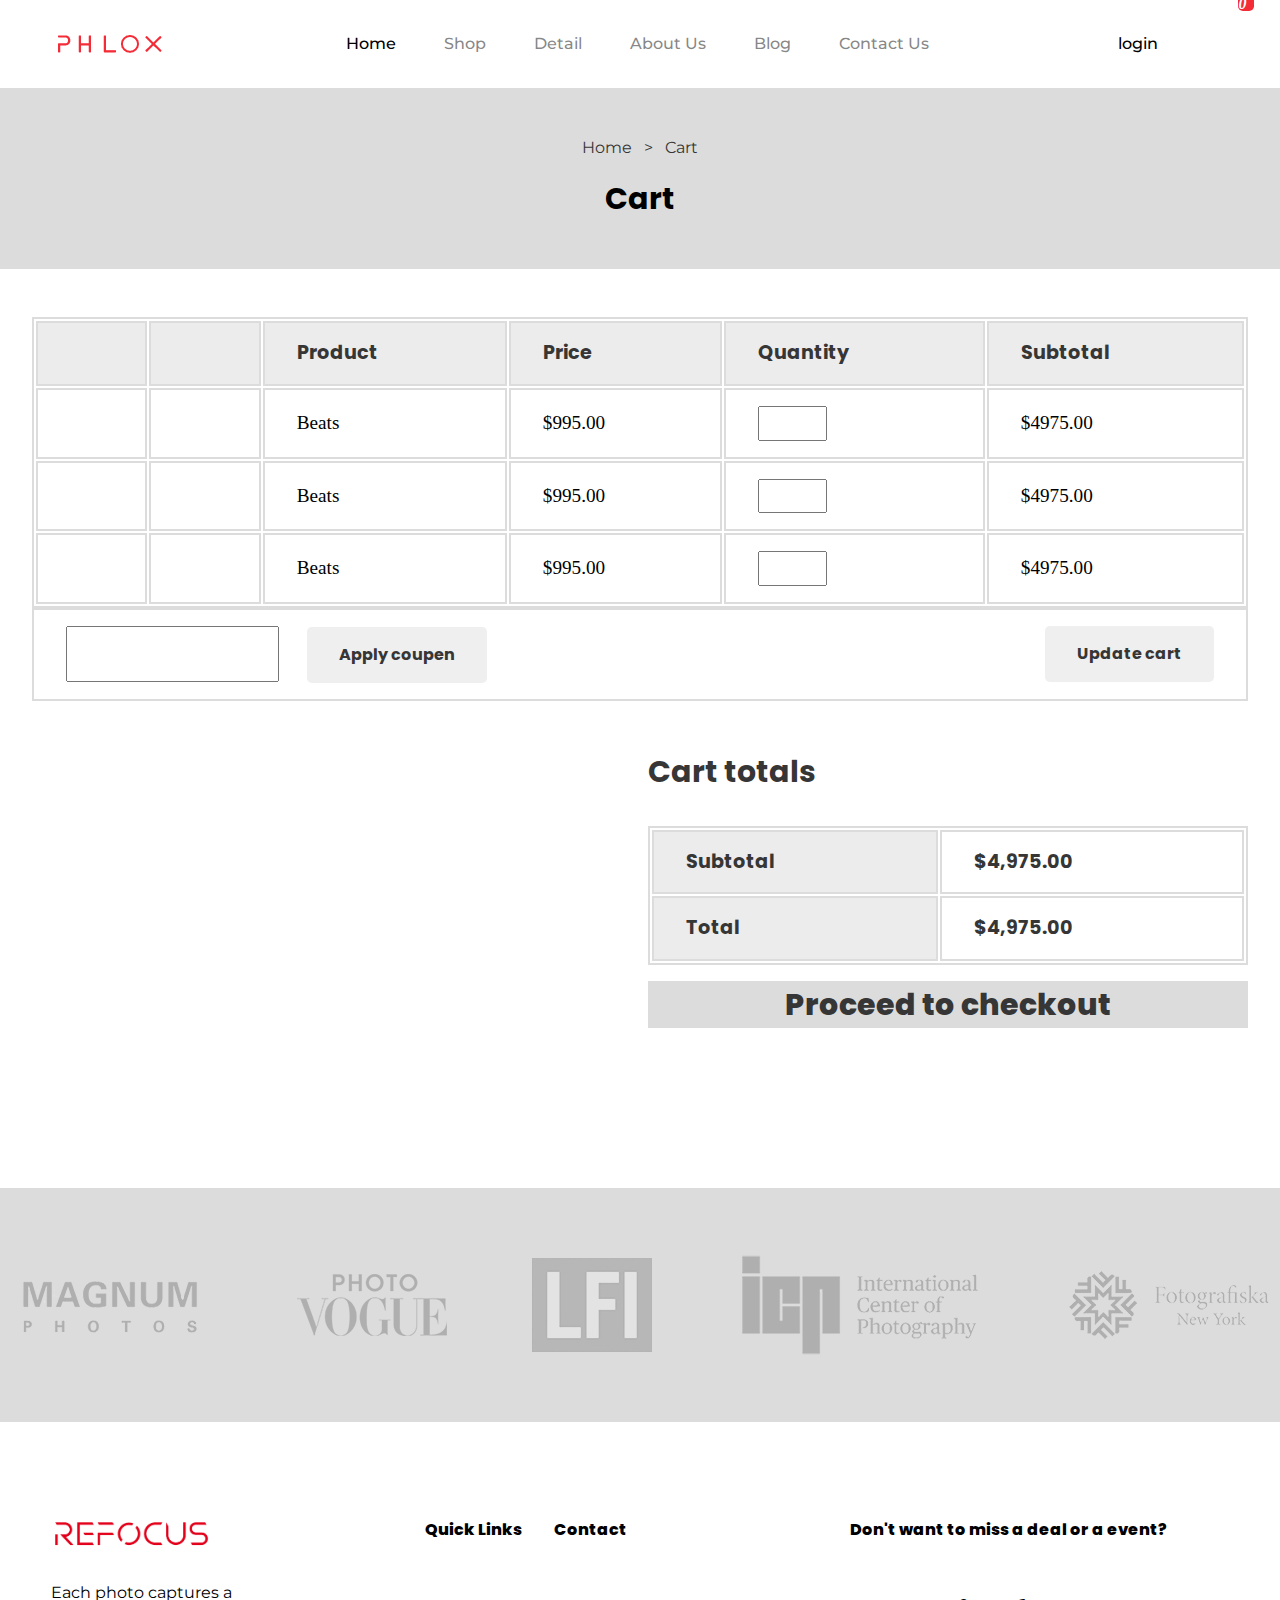
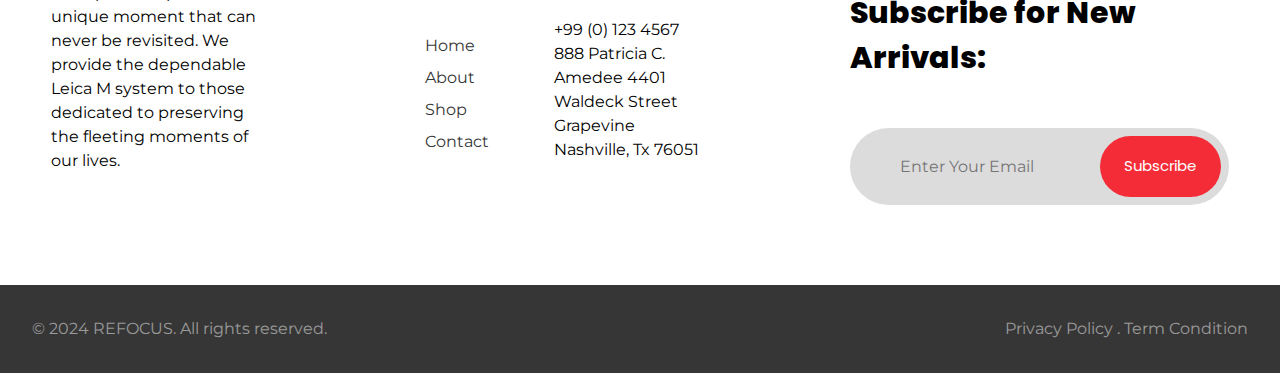
<file: cart.html>
<!DOCTYPE html>
<html lang="en">
  <head>
    <meta charset="UTF-8" />
    <meta http-equiv="X-UA-Compatible" content="IE=edge" />
    <meta name="viewport" content="width=device-width, initial-scale=1.0" />

    <!-- Google Fonts -->
    <link
      href="https://fonts.googleapis.com/css2?family=Montserrat:wght@100;200;300;400;500;600;700;800;900&family=Poppins:wght@100;200;300;400;500;600;700;800;900&display=swap"
      rel="stylesheet"
    />

    <!-- Icon -->
    <link
      rel="stylesheet"
      href="https://unicons.iconscout.com/release/v4.0.0/css/line.css"
    />
    <!-- icon -->

    <!-- Google fonts End -->

    <!-- custon style Sheet & JavaScript -->
    <link rel="stylesheet" href="css/index.css" />
    <link rel="stylesheet" href="css/shop.css" />
    <link rel="stylesheet" href="css/blog.css" />
    <link rel="stylesheet" href="css/cart.css" />
    <script src="js/index.js" defer></script>
    <!-- custon style Sheet & JavaScript -->
    <title>Ecommerce Website</title>
  </head>
  <body class="home">
    <header class="primary-header container flex">
      <div class="header-inner-one flex">
        <div class="logo">
          <img src="/image/logo.png" alt="" />
        </div>
        <button
          class="mobile-close-btn"
          data-visible="false"
          aria-controls="primary-navigation"
        >
          <i class="uil uil-times-circle"></i>
        </button>
        <nav>
          <ul
            id="primary-navigation"
            data-visible="false"
            class="primary-navigation flex"
          >
            <li>
              <a class="active fs-100 fs-montserrat bold-500" href="/index.html"
                >Home</a
              >
            </li>
            <li>
              <a class="fs-100 fs-montserrat bold-500" href="/shop.html"
                >Shop</a
              >
            </li>
            <li>
              <a class="fs-100 fs-montserrat bold-500" href="/product.html"
                >Detail</a
              >
            </li>
            <li>
              <a class="fs-100 fs-montserrat bold-500" href="/about.html"
                >About Us</a
              >
            </li>
            <li>
              <a class="fs-100 fs-montserrat bold-500" href="/blog.html"
                >Blog</a
              >
            </li>
            <li>
              <a class="fs-100 fs-montserrat bold-500" href="/contactus.html"
                >Contact Us</a
              >
            </li>
          </ul>
        </nav>
      </div>

      <div class="header-login flex">
        <p class="fs-100 fs-montserrat bold-500">login</p>
        <i class="uil uil-search"></i>
        <i
          id="cart-box"
          aria-controls="cart-icon"
          class="uil uil-shopping-bag"
        ></i>

        <!-- =================1111111111================== -->
        <div id="cart-icon" data-visible="false" class="cart-icon">
          <div class="shopping flex">
            <p>Shopping Basket</p>
            <i id="cross-btn" class="uil uil-times"></i>
          </div>
          <div class="cart bold-800 flex">
            <i class="uil uil-shopping-cart-alt"></i>
            <p>Cart Is Empty</p>

            <!-- ================================================== -->

            <!-- ================================================== -->
          </div>
        </div>
      </div>
      <div class="mobile-open-btn"><i class="uil uil-align-right"></i></div>
    </header>

    <!-- ===================Shop Feature Section============================ -->

    <section class="shop-feature bg-gray grid">
      <div>
        <p class="fs-montserrat text-black">
          Home <span aria-hidden="true" class="margin">></span> Cart
        </p>
      </div>
      <h2 class="fs-poppins fs-300 bold-700">Cart</h2>
    </section>

    <!-- ===============================Cart Section=================== -->

    <section class="table">
      <table>
        <thead class="thead fs-poppins text-black bold-700 bg-very-light-gray">
          <tr>
            <td></td>
            <td></td>
            <td>Product</td>
            <td>Price</td>
            <td>Quantity</td>
            <td>Subtotal</td>
          </tr>
        </thead>
        <tbody>
          <tr>
            <td><i class="uil uil-times"></i></td>
            <td><i class="uil uil-user-circle"></i></td>
            <td>Beats</td>
            <td>$995.00</td>
            <td><input type="number" min="0" max="10" /></td>
            <td>$4975.00</td>
          </tr>
          <tr>
            <td><i class="uil uil-times"></i></td>
            <td><i class="uil uil-user-circle"></i></td>
            <td>Beats</td>
            <td>$995.00</td>
            <td><input type="number" min="0" max="10" /></td>
            <td>$4975.00</td>
          </tr>
          <tr>
            <td><i class="uil uil-times"></i></td>
            <td><i class="uil uil-user-circle"></i></td>
            <td>Beats</td>
            <td>$995.00</td>
            <td><input type="number" min="0" max="10" /></td>
            <td>$4975.00</td>
          </tr>
        </tbody>
      </table>

      <div class="copen-box flex">
        <div>
          <input class="copen-input fs-poppins text-black" type="text" />
          <button class="cupen-btn fs-poppins bold-700 text-black">
            Apply coupen
          </button>
        </div>
        <div>
          <button class="cupen-btn fs-poppins bold-700 text-black">
            Update cart
          </button>
        </div>
      </div>
    </section>

    <section class="check-out grid">
      <div></div>
      <div>
        <h3 class="fs-poppins fs-300 text-black bold-700">Cart totals</h3>

        <table>
          <thead class="thead fs-poppins text-black bold-700">
            <tr>
              <td class="bg-very-light-gray">Subtotal</td>
              <td>$4,975.00</td>
            </tr>
          </thead>
          <thead class="thead fs-poppins text-black bold-700">
            <tr>
              <td class="bg-very-light-gray">Total</td>
              <td class="bold-700">$4,975.00</td>
            </tr>
          </thead>
          <tbody></tbody>
        </table>

        <div class="grid">
          <button class="fs-poppins text-black bold-800 fs-300 bg-gray">
            Proceed to checkout
          </button>
        </div>
      </div>
    </section>

    <!-- ===============================Cart Section=================== -->

    <footer>
      <!-- =============Brands================= -->
      <section class="brands grid">
        <div>
          <img src="/image/br-1.png" alt="" />
        </div>
        <div>
          <img src="/image/br-2.png" alt="" />
        </div>
        <div>
          <img src="/image/br-3.png" alt="" />
        </div>
        <div>
          <img src="/image/br-4.png" alt="" />
        </div>
        <div>
          <img src="/image/br-5.png" alt="" />
        </div>
      </section>

      <!-- =============Footer Menu=================== -->
      <section class="footer grid">
        <div class="footer-logo grid">
          <div class="footer-logo-image">
            <img src="/image/logo2.png" alt="logo" />
          </div>
          <p class="fs-montserrat fs-200">
            Each photo captures a unique moment that can never be revisited. We provide the dependable Leica M system to those dedicated to preserving the fleeting moments of our lives.
          </p>
          <div class="social-media flex">
            <i class="uil uil-facebook-f"></i>
            <i class="uil uil-instagram"></i>
            <i class="uil uil-linkedin"></i>
            <i class="uil uil-twitter"></i>
          </div>
        </div>

        <div class="footer-menu grid">
          <h3 class="fs-poppins fs-200 bold-800">Quick Links</h3>
          <ul>
            <li>
              <a class="fs-montserrat text-black fs-200" href="#">Home</a>
            </li>
            <li>
              <a class="fs-montserrat text-black fs-200" href="#">About</a>
            </li>
            <li>
              <a class="fs-montserrat text-black fs-200" href="#">Shop</a>
            </li>
            <li>
              <a class="fs-montserrat text-black fs-200" href="#">Contact</a>
            </li>
          </ul>
        </div>

          <div class="contact grid">
            <h3 class="fs-poppins fs-200 bold-800">Contact</h3>
            <p class="fs-montserrat">
              +99 (0) 123 4567 888 Patricia C. Amedee 4401 Waldeck Street
              Grapevine Nashville, Tx 76051
            </p>
          </div>
  
        <div class="emails grid">
          <h3 class="fs-poppins fs-200 bold-800">Don't want to miss a deal or a event?</h3>
          <p class="updates fs-poppins fs-300 bold-800">
            Subscribe for New Arrivals:
          </p>
          <div class="inputField flex bg-gray">
            <input
              type="email"
              placeholder="Enter Your Email"
              class="fs-montserrat bg-gray"
            />
            <button class="bg-red text-white fs-poppins fs-50">
              Subscribe
            </button>
          </div>
        </div>
      </section>

      <section class="copyRight">
        <p class="c-font fs-montserrat fs-200">
          © 2024 REFOCUS. All rights reserved.
        </p>
        <p class="fs-montserrat fs-100 text-align p-top">
          Privacy Policy . Term Condition
        </p>
      </section>

    </footer>
  </body>
</html>
</file>
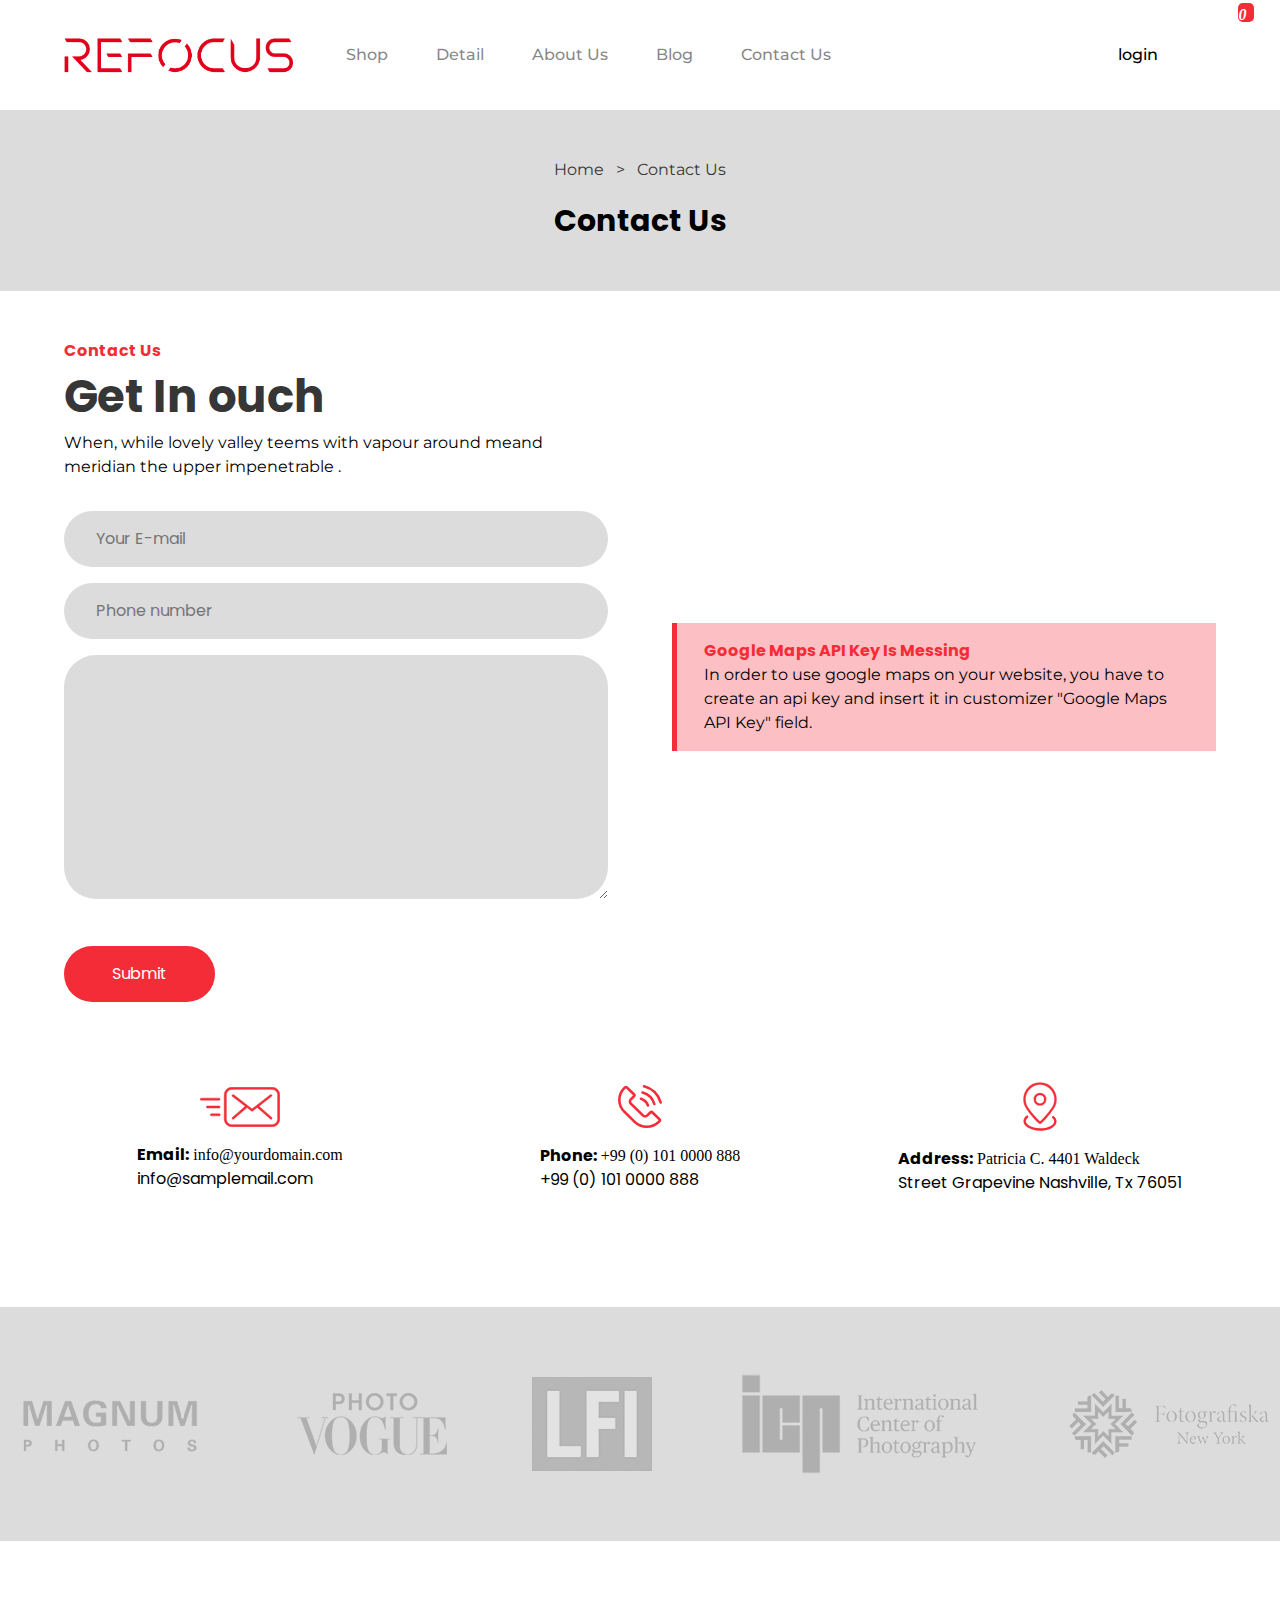
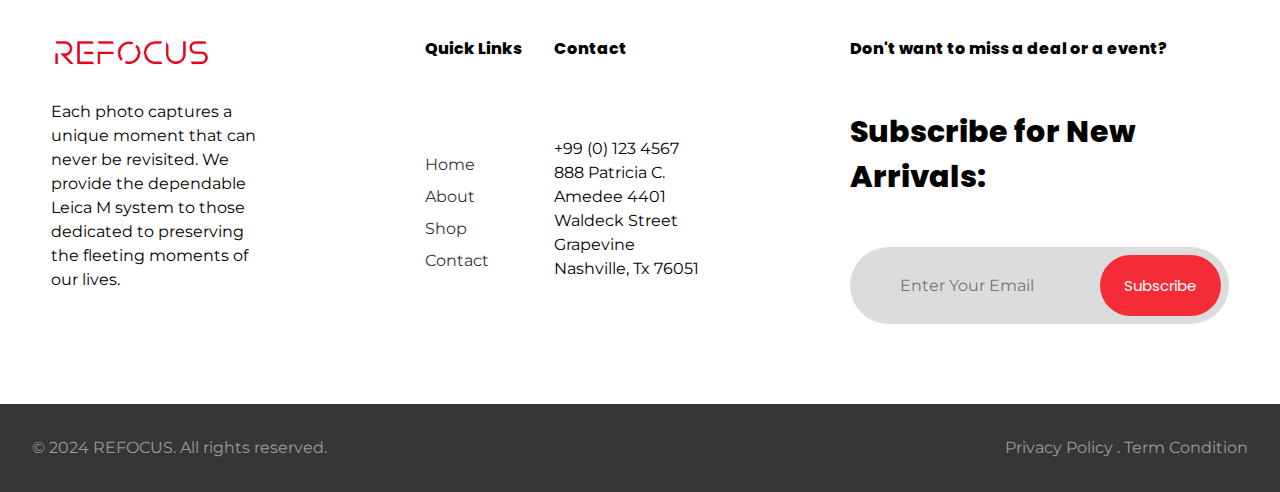
<file: contactus.html>
<!DOCTYPE html>
<html lang="en">
  <head>
    <meta charset="UTF-8" />
    <meta http-equiv="X-UA-Compatible" content="IE=edge" />
    <meta name="viewport" content="width=device-width, initial-scale=1.0" />

    <!-- Google Fonts -->
    <link
      href="https://fonts.googleapis.com/css2?family=Montserrat:wght@100;200;300;400;500;600;700;800;900&family=Poppins:wght@100;200;300;400;500;600;700;800;900&display=swap"
      rel="stylesheet"
    />

    <!-- Icon -->
    <link
      rel="stylesheet"
      href="https://unicons.iconscout.com/release/v4.0.0/css/line.css"
    />
    <!-- icon -->

    <!-- Google fonts End -->

    <!-- custon style Sheet & JavaScript -->
    <link rel="stylesheet" href="css/index.css" />
    <link rel="stylesheet" href="css/shop.css" />
    <link rel="stylesheet" href="css/blog.css" />
    <link rel="stylesheet" href="css/contactus.css" />
    <script src="js/index.js" defer></script>
    <!-- custon style Sheet & JavaScript -->
    <title>Ecommerce Website</title>
  </head>
  <body class="home">
    <header class="primary-header container flex">
      <div class="header-inner-one flex">
        <div class="logo">
          <a href="/index.html">
            <img src="/image/logo2.png" alt="logo" />
          </a>
        </div>
        <button
          class="mobile-close-btn"
          data-visible="false"
          aria-controls="primary-navigation"
        >
          <i class="uil uil-times-circle"></i>
        </button>
        <nav>
          <ul
            id="primary-navigation"
            data-visible="false"
            class="primary-navigation flex"
          >
            <!-- <li>
              <a class="active fs-100 fs-montserrat bold-500" href="/index.html"
                >Home</a
              >
            </li> -->
            <li>
              <a class="fs-100 fs-montserrat bold-500" href="/shop.html"
                >Shop</a
              >
            </li>
            <li>
              <a class="fs-100 fs-montserrat bold-500" href="/product.html"
                >Detail</a
              >
            </li>
            <li>
              <a class="fs-100 fs-montserrat bold-500" href="/about.html"
                >About Us</a
              >
            </li>
            <li>
              <a class="fs-100 fs-montserrat bold-500" href="/blog.html"
                >Blog</a
              >
            </li>
            <li>
              <a class="fs-100 fs-montserrat bold-500" href="/contactus.html"
                >Contact Us</a
              >
            </li>
          </ul>
        </nav>
      </div>

      <div class="header-login flex">
        <p class="fs-100 fs-montserrat bold-500">login</p>
        <i class="uil uil-search"></i>
        <i
          id="cart-box"
          aria-controls="cart-icon"
          class="uil uil-shopping-bag"
        ></i>

        <!-- =================1111111111================== -->
        <div id="cart-icon" data-visible="false" class="cart-icon">
          <div class="shopping flex">
            <p>Shopping Basket</p>
            <i id="cross-btn" class="uil uil-times"></i>
          </div>
          <div class="cart bold-800 flex">
            <i class="uil uil-shopping-cart-alt"></i>
            <p>Cart Is Empty</p>

            <!-- ================================================== -->

            <!-- ================================================== -->
          </div>
        </div>
      </div>
      <div class="mobile-open-btn"><i class="uil uil-align-right"></i></div>
    </header>

    <!-- ===================Shop Feature Section============================ -->

    <section class="shop-feature bg-gray grid">
      <div>
        <p class="fs-montserrat text-black">
          Home <span aria-hidden="true" class="margin">></span> Contact Us
        </p>
      </div>
      <h2 class="fs-poppins fs-300 bold-700">Contact Us</h2>
    </section>

    <!-- ===================Contact Us======================== -->

    <section class="contact-us grid">
      <div class="contact-info">
        <div>
          <h1 class="fs-poppins text-red fs-200">Contact Us</h1>
          <h3 class="fs-poppins text-black fs-400">Get In ouch</h3>
          <p class="fs-montserrat fs-100">
            When, while lovely valley teems with vapour around meand meridian
            the upper impenetrable .
          </p>
        </div>
        <form action="#" class="contact-form grid">
          <div class="grid">
            <input
              class="bg-gray text-black fs-poppins"
              type="text"
              placeholder="Your E-mail"
            />
          </div>
          <div class="grid">
            <input
              class="bg-gray text-black fs-poppins"
              type="text"
              placeholder="Phone number"
            />
          </div>
          <div>
            <textarea
              class="bg-gray text-black fs-poppins"
              rows="10"
              placeholder="Your Message Here"
            >
            </textarea>
          </div>

          <div class="contact-btn">
            <button class="large-btn bg-red text-white fs-poppins fs-50">
              Submit
            </button>
          </div>
        </form>
      </div>

      <!-- ================map===================== -->
      <div>
        <div class="map">
          <h4 class="fs-poppins fs-200 text-red">
            Google Maps API Key Is Messing
          </h4>
          <p class="fs-montserrat fs-100">
            In order to use google maps on your website, you have to create an
            api key and insert it in customizer "Google Maps API Key" field.
          </p>
        </div>
      </div>
    </section>

    <!-- ===========Support Section==================== -->

    <section class="suport-container grid">
      <div class="support-info grid">
        <div class="suport-img grid">
          <img src="/image/sup-1.svg" alt="" />
        </div>
        <div>
          <p class="fs-100">
            <span class="fs-200 fs-poppins bold-700">Email:</span>
            info@yourdomain.com
          </p>
          <p class="fs-poppins fs-100">info@samplemail.com</p>
        </div>
      </div>
      <div class="support-info grid">
        <div class="suport-img grid">
          <img src="/image/sup-2.svg" alt="" />
        </div>
        <div>
          <p class="fs-100">
            <span class="fs-200 fs-poppins bold-700">Phone:</span> +99 (0) 101
            0000 888
          </p>
          <p class="fs-poppins fs-100">+99 (0) 101 0000 888</p>
        </div>
      </div>
      <div class="support-info grid">
        <div class="suport-img grid">
          <img src="/image/sup-3.svg" alt="" />
        </div>
        <div>
          <p class="fs-100">
            <span class="fs-200 fs-poppins bold-700">Address:</span> Patricia C.
            4401 Waldeck
          </p>
          <p class="fs-poppins fs-100">Street Grapevine Nashville, Tx 76051</p>
        </div>
      </div>
    </section>

    <!-- ===================Contact Us======================== -->

    <footer>
      <!-- =============Brands================= -->
      <section class="brands grid">
        <div>
          <img src="/image/br-1.png" alt="" />
        </div>
        <div>
          <img src="/image/br-2.png" alt="" />
        </div>
        <div>
          <img src="/image/br-3.png" alt="" />
        </div>
        <div>
          <img src="/image/br-4.png" alt="" />
        </div>
        <div>
          <img src="/image/br-5.png" alt="" />
        </div>
      </section>

      <!-- =============Footer Menu=================== -->
      <section class="footer grid">
        <div class="footer-logo grid">
          <div class="footer-logo-image">
            <img src="/image/logo2.png" alt="logo" />
          </div>
          <p class="fs-montserrat fs-200">
            Each photo captures a unique moment that can never be revisited. We provide the dependable Leica M system to those dedicated to preserving the fleeting moments of our lives.
          </p>
          <div class="social-media flex">
            <i class="uil uil-facebook-f"></i>
            <i class="uil uil-instagram"></i>
            <i class="uil uil-linkedin"></i>
            <i class="uil uil-twitter"></i>
          </div>
        </div>

        <div class="footer-menu grid">
          <h3 class="fs-poppins fs-200 bold-800">Quick Links</h3>
          <ul>
            <li>
              <a class="fs-montserrat text-black fs-200" href="#">Home</a>
            </li>
            <li>
              <a class="fs-montserrat text-black fs-200" href="#">About</a>
            </li>
            <li>
              <a class="fs-montserrat text-black fs-200" href="#">Shop</a>
            </li>
            <li>
              <a class="fs-montserrat text-black fs-200" href="#">Contact</a>
            </li>
          </ul>
        </div>

          <div class="contact grid">
            <h3 class="fs-poppins fs-200 bold-800">Contact</h3>
            <p class="fs-montserrat">
              +99 (0) 123 4567 888 Patricia C. Amedee 4401 Waldeck Street
              Grapevine Nashville, Tx 76051
            </p>
          </div>
  
        <div class="emails grid">
          <h3 class="fs-poppins fs-200 bold-800">Don't want to miss a deal or a event?</h3>
          <p class="updates fs-poppins fs-300 bold-800">
            Subscribe for New Arrivals:
          </p>
          <div class="inputField flex bg-gray">
            <input
              type="email"
              placeholder="Enter Your Email"
              class="fs-montserrat bg-gray"
            />
            <button class="bg-red text-white fs-poppins fs-50">
              Subscribe
            </button>
          </div>
        </div>
      </section>

      <section class="copyRight">
        <p class="c-font fs-montserrat fs-200">
          © 2024 REFOCUS. All rights reserved.
        </p>
        <p class="fs-montserrat fs-100 text-align p-top">
          Privacy Policy . Term Condition
        </p>
      </section>

    </footer>
  </body>
</html>
</file>
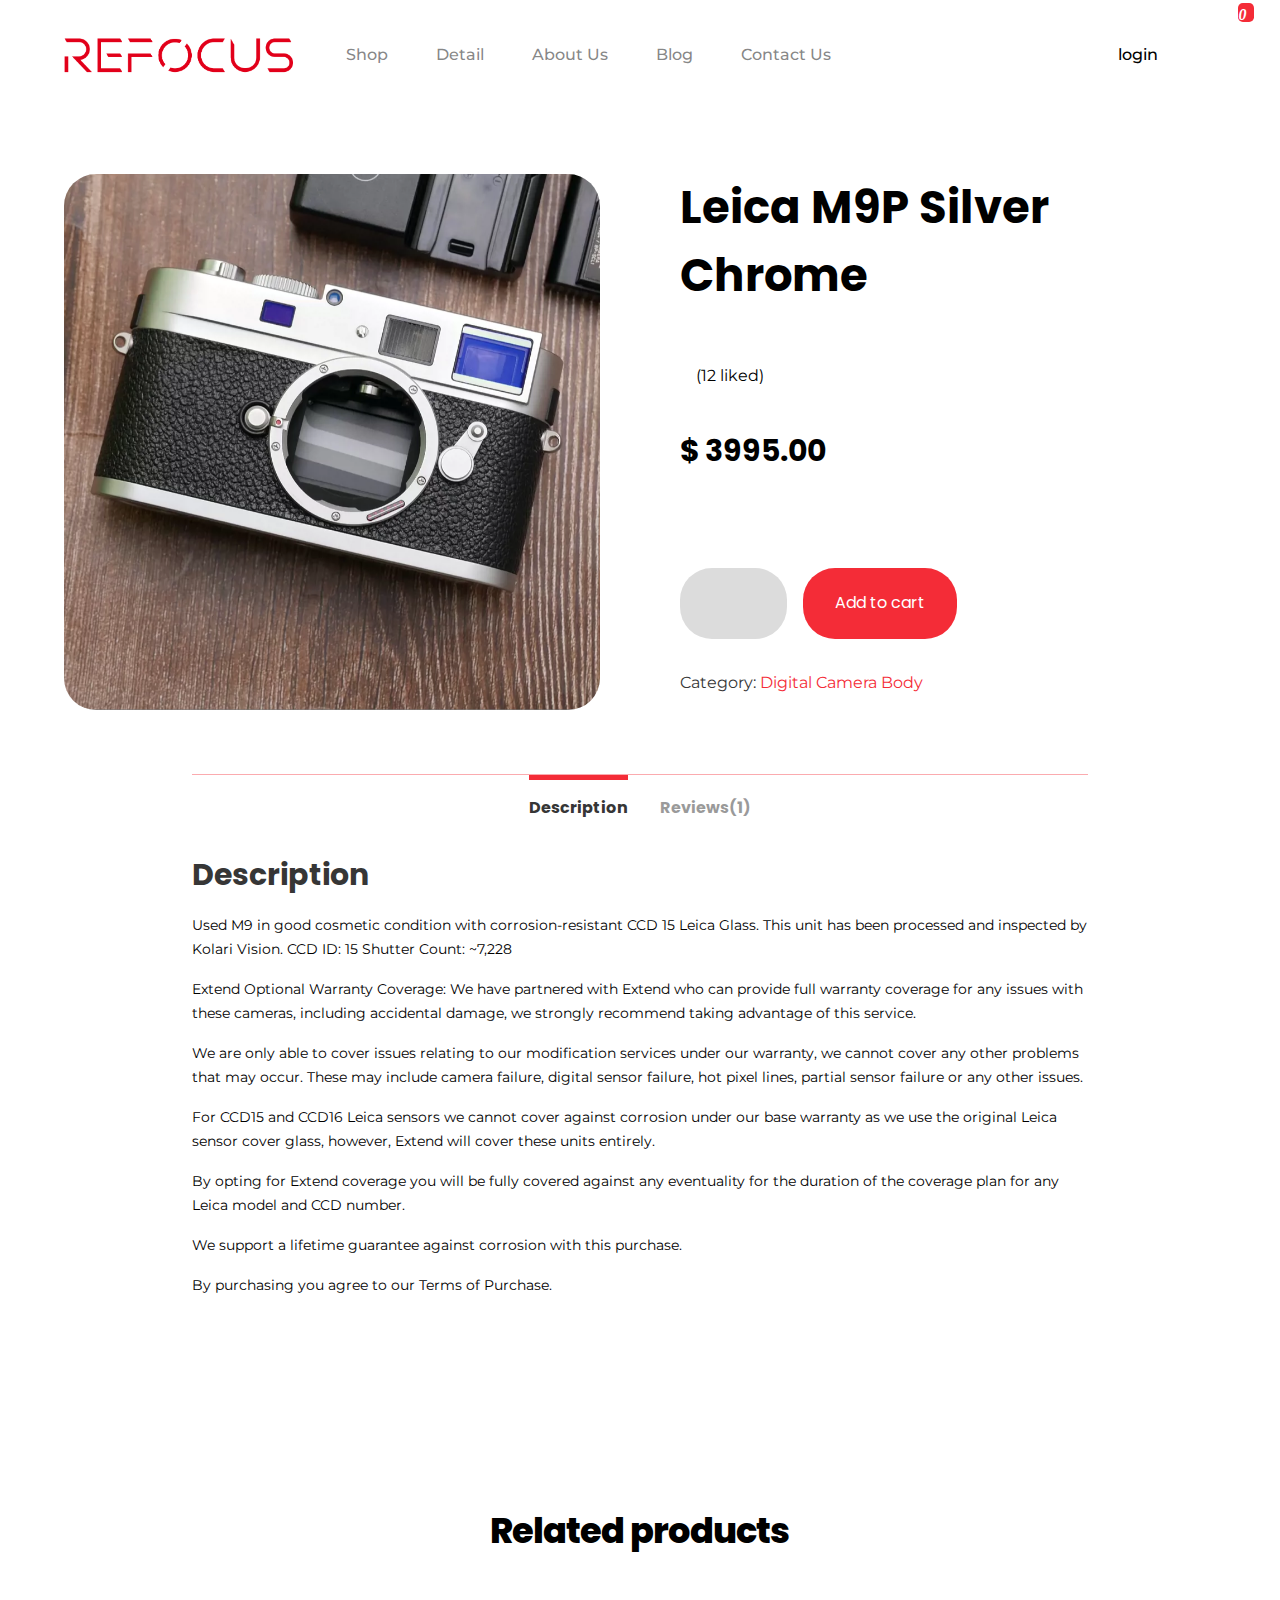
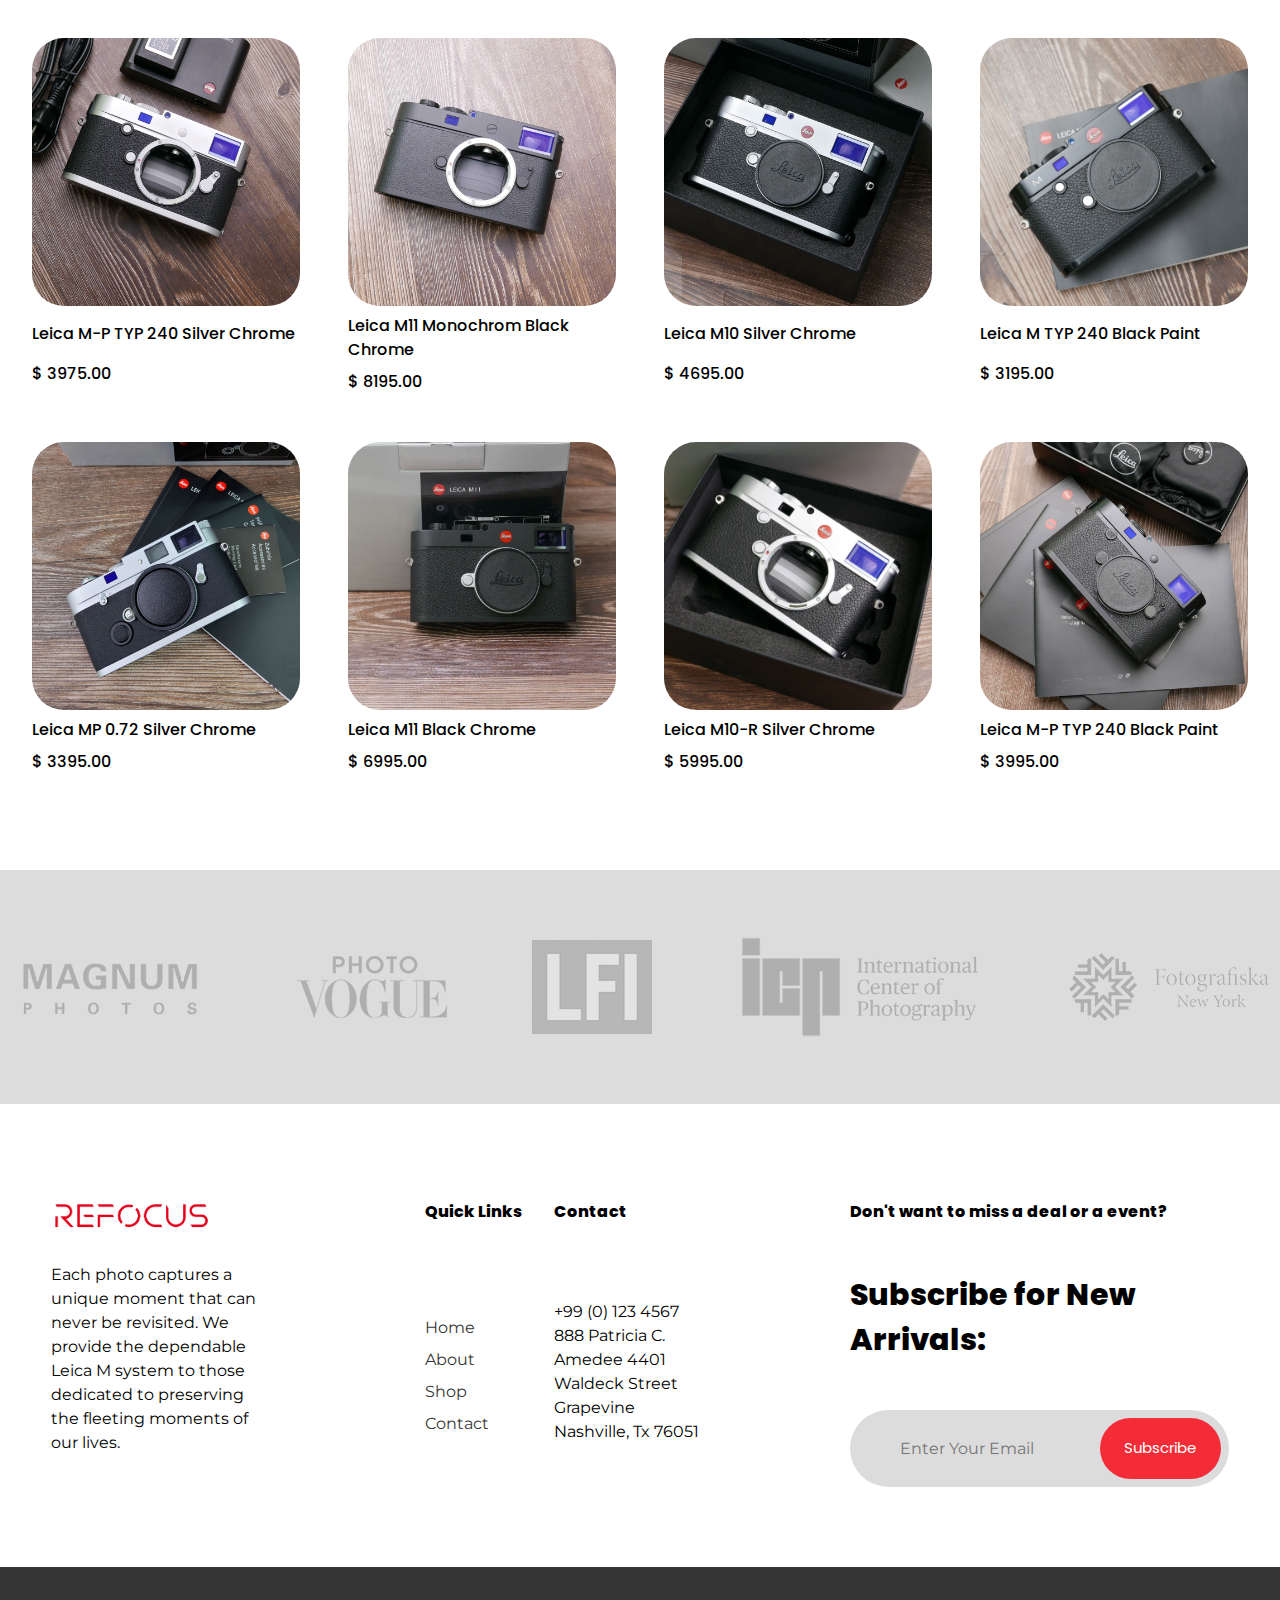
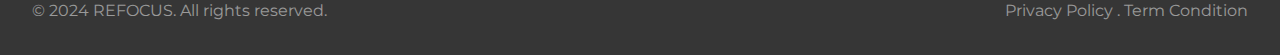
<file: product.html>
<!DOCTYPE html>
<html lang="en">
  <head>
    <meta charset="UTF-8" />
    <meta http-equiv="X-UA-Compatible" content="IE=edge" />
    <meta name="viewport" content="width=device-width, initial-scale=1.0" />

    <!-- Google Fonts -->
    <link
      href="https://fonts.googleapis.com/css2?family=Montserrat:wght@100;200;300;400;500;600;700;800;900&family=Poppins:wght@100;200;300;400;500;600;700;800;900&display=swap"
      rel="stylesheet"
    />

    <!-- Icon -->
    <link
      rel="stylesheet"
      href="https://unicons.iconscout.com/release/v4.0.0/css/line.css"
    />
    <!-- icon -->

    <!-- Google fonts End -->

    <!-- custon style Sheet & JavaScript -->
    <link rel="stylesheet" href="css/index.css" />
    <link rel="stylesheet" href="css/shop.css" />
    <link rel="stylesheet" href="css/blog.css" />
    <link rel="stylesheet" href="css/product.css" />
    <link rel="stylesheet" href="css/contactus.css" />
    <script src="js/index.js" defer></script>
    <script src="js/product.js" defer></script>
    <!-- custon style Sheet & JavaScript -->
    <title>Ecommerce Website</title>
  </head>
  <body class="home">
    <header class="primary-header container flex">
      <div class="header-inner-one flex">
        <div class="logo">
          <a href="/index.html">
            <img src="/image/logo2.png" alt="logo" />
          </a>
        </div>
        <button
          class="mobile-close-btn"
          data-visible="false"
          aria-controls="primary-navigation"
        >
          <i class="uil uil-times-circle"></i>
        </button>
        <nav>
          <ul
            id="primary-navigation"
            data-visible="false"
            class="primary-navigation flex"
          >
            <!-- <li>
              <a class="active fs-100 fs-montserrat bold-500" href="/index.html"
                >Home</a
              >
            </li> -->
            <li>
              <a class="fs-100 fs-montserrat bold-500" href="/shop.html"
                >Shop</a
              >
            </li>
            <li>
              <a class="fs-100 fs-montserrat bold-500" href="/product.html"
                >Detail</a
              >
            </li>
            <li>
              <a class="fs-100 fs-montserrat bold-500" href="/about.html"
                >About Us</a
              >
            </li>
            <li>
              <a class="fs-100 fs-montserrat bold-500" href="/blog.html"
                >Blog</a
              >
            </li>
            <li>
              <a class="fs-100 fs-montserrat bold-500" href="/contactus.html"
                >Contact Us</a
              >
            </li>
          </ul>
        </nav>
      </div>

      <div class="header-login flex">
        <p class="fs-100 fs-montserrat bold-500">login</p>
        <i class="uil uil-search"></i>
        <i
          id="cart-box"
          aria-controls="cart-icon"
          class="uil uil-shopping-bag"
        ></i>

        <!-- =================1111111111================== -->
        <div id="cart-icon" data-visible="false" class="cart-icon">
          <div class="shopping flex">
            <p>Shopping Basket</p>
            <i id="cross-btn" class="uil uil-times"></i>
          </div>
          <div class="cart bold-800 flex">
            <i class="uil uil-shopping-cart-alt"></i>
            <p>Cart Is Empty</p>

            <!-- ================================================== -->

            <!-- ================================================== -->
          </div>
        </div>
      </div>
      <div class="mobile-open-btn"><i class="uil uil-align-right"></i></div>
    </header>

    <!-- ==================Single Product-============================= -->
    <section class="single-product grid">
      <div>
        <img src="/image/products/010_leicam9p_02.png" alt="" />
      </div>
      <div class="product-info grid">
        <h1 class="fs-poppins fs-400 blod-900">Leica M9P Silver Chrome</h1>
        <div class="star-icon flex">
          <div>
            <i class="uil text-red uil-heart"></i>
          </div>
          <div>
            <p class="fs-montserrat fs-100">(12 liked)</p>
          </div>
        </div>

        <div class="price">
          <p class="bold-700 fs-poppins fs-300">$ 3995.00</p>
        </div>

        <div>
          <p class="fs-montserrat lineheight">
            
          </p>
        </div>

        <div class="product-add-cart flex">
          <input type="number" min="0" max="10" class="bg-gray fs-poppins" />
          <button
            class="product-btn large-btn bg-red text-white fs-poppins fs-50"
          >
            Add to cart
          </button>
        </div>

        <div>
          <p class="fs-montserrat text-red">
            <span class="text-black">Category: </span>Digital Camera Body
          </p>
        </div>
      </div>
    </section>

    <!-- ==================Single Product-============================= -->

    <!-- ==============Product Description====================== -->

    <section class="product-description grid">
      <div class="product-taps flex">
        <a id="dis-tab" class="fs-poppins fs-200 text-black bold-700 active-tab"
          >Description</a
        >
        <a
          id="rev-tab"
          class="fs-poppins fs-200 text-black bold-700 tabs-light-text"
          >Reviews(1)</a
        >
      </div>

      <div class="description grid" data-tab="false">
        <h3 class="text-black fs-poppins fs-300">Description</h3>
        <p class="fs-montserrat lineheight">
          Used M9 in good cosmetic condition with corrosion-resistant CCD 15 Leica Glass. This unit has been processed and inspected by Kolari Vision.
          CCD ID: 15     Shutter Count: ~7,228
        </p>
        <p class="fs-montserrat lineheight">
          Extend Optional Warranty Coverage:
          We have partnered with Extend who can provide full warranty coverage for any issues with these cameras, including accidental damage, we strongly recommend taking advantage of this service.
        </p>
        <p class="fs-montserrat lineheight">
          We are only able to cover issues relating to our modification services under our warranty, we cannot cover any other problems that may occur. These may include camera failure, digital sensor failure, hot pixel lines, partial sensor failure or any other issues.
        </p>
        <p class="fs-montserrat lineheight">
          For CCD15 and CCD16 Leica sensors we cannot cover against corrosion under our base warranty as we use the original Leica sensor cover glass, however, Extend will cover these units entirely.
        </p>
        <p class="fs-montserrat lineheight">
          By opting for Extend coverage you will be fully covered against any eventuality for the duration of the coverage plan for any Leica model and CCD number.
        </p>
        <p class="fs-montserrat lineheight">
          We support a lifetime guarantee against corrosion with this purchase.
        </p>
        <p class="fs-montserrat lineheight">
          By purchasing you agree to our Terms of Purchase.
        </p>


      </div>

      <article class="reviews-container" data-tab="false">
        <div class="reviews">
          <p class="text-black fs-poppins fs-200 bold-700">
            1 review for Rockey Mountain
          </p>
        </div>
        <div id="post-reviews">
          <div
            id="display-reviews"
            class="display-reviews bg-very-light-gray flex"
          >
            <div>
              <i class="uil text-black uil-user-circle"></i>
            </div>
            <div>
              <div class="connent-box">
                <i class="uil text-red uil-star"></i>
                <i class="uil text-red uil-star"></i>
                <i class="uil text-red uil-star"></i>
                <i class="uil text-red uil-star"></i>
                <i class="uil uil-star"></i>
                <p class="fs-poppins fs-200">
                  <span class="bold-700">Paul </span>- October 7, 2019
                </p>
                <p class="fs-poppins fs-200">Hello</p>
              </div>
              <div class="flex likes-icon">
                <i class="uil bg-gray uil-thumbs-up"></i>
                <i class="uil bg-gray uil-thumbs-down"></i>
                <span id="count-like" class="bg-white fs-poppins">0</span>
              </div>
            </div>
          </div>
        </div>

        <div class="grid">
          <div class="reviews">
            <p class="text-black fs-poppins fs-200">Add a review</p>
          </div>

          <div class="give-reviews flex">
            <div>
              <p class="text-black fs-poppins fs-200 bold-700">Your rating *</p>
            </div>
            <div>
              <i class="uil uil-star"></i>
              <i class="uil uil-star"></i>
              <i class="uil uil-star"></i>
              <i class="uil uil-star"></i>
              <i class="uil uil-star"></i>
            </div>
          </div>
          <div class="message grid">
            <p class="fs-montserrat">Your review</p>
            <textarea
              type="text"
              rows="10"
              class="bg-very-light-gray fs-montserrat"
            ></textarea>
          </div>
        </div>
        <div class="review-btn flex">
          <button
            id="add-connent"
            class="large-btn bg-red text-white fs-poppins fs-50"
          >
            Submit
          </button>
        </div>
      </article>
    </section>

    <!-- ==============Product Description====================== -->

    <!-- ============Related Product Section===================== -->

    <!-- =================Related Product Section ================================ -->
    <section class="best-product container">
      <h2 class="letter-spacing bold-800 fs-poppins">Related products</h2>
    </section>

    <!-- ============Related Product Section===================== -->

    <!-- ===========================Heading======================== -->
    <section class="best-Seller related-product">
      <div class="product grid">
        <img src="/image/products/001_m240p_02.jpg" alt="" />
        <p class="fs-poppins bold-500">Leica M-P TYP 240 Silver Chrome</p>
        <p class="fs-poppins bold-500">$ 3975.00</p>

        <!-- ---------------------------- -->
        <div class="product-details grid bg-red">
          <i class="text-white uil uil-shopping-cart-alt"></i>
          <i class="text-white uil uil-heart-alt"></i>
        </div>
        <!-- ===================================== -->
      </div>
      <div class="product grid">
        <img src="/image/products/002_m11m_01.jpg" alt="" />
        <p class="fs-poppins bold-500">Leica M11 Monochrom Black Chrome</p>
        <p class="fs-poppins bold-500">$ 8195.00</p>

        <!-- ---------------------------- -->
        <div class="product-details grid bg-red">
          <i class="text-white uil uil-shopping-cart-alt"></i>
          <i class="text-white uil uil-heart-alt"></i>
        </div>
        <!-- ===================================== -->
      </div>
      <div class="product grid">
        <img src="/image/products/003_m10_01.jpg" alt="" />
        <p class="fs-poppins bold-500">Leica M10 Silver Chrome</p>
        <p class="fs-poppins bold-500">$ 4695.00</p>

        <!-- ---------------------------- -->
        <div class="product-details grid bg-red">
          <i class="text-white uil uil-shopping-cart-alt"></i>
          <i class="text-white uil uil-heart-alt"></i>
        </div>
        <!-- ===================================== -->
      </div>
      <div class="product grid">
        <img src="/image/products/004_m240_02.jpg" alt="" />
        <p class="fs-poppins bold-500">Leica M TYP 240 Black Paint</p>
        <p class="fs-poppins bold-500">$ 3195.00</p>

        <!-- ---------------------------- -->
        <div class="product-details grid bg-red">
          <i class="text-white uil uil-shopping-cart-alt"></i>
          <i class="text-white uil uil-heart-alt"></i>
        </div>
        <!-- ===================================== -->
      </div>
      <div class="product grid">
        <img src="/image/products/005_mp072_01.jpg" alt="" />
        <p class="fs-poppins bold-500">Leica MP 0.72 Silver Chrome</p>
        <p class="fs-poppins bold-500">$ 3395.00</p>

        <!-- ---------------------------- -->
        <div class="product-details grid bg-red">
          <i class="text-white uil uil-shopping-cart-alt"></i>
          <i class="text-white uil uil-heart-alt"></i>
        </div>
        <!-- ===================================== -->
      </div>
      <div class="product grid">
        <img src="/image/products/006_m11_01.jpg" alt="" />
        <p class="fs-poppins bold-500">Leica M11 Black Chrome</p>
        <p class="fs-poppins bold-500">$ 6995.00</p>

        <!-- ---------------------------- -->
        <div class="product-details grid bg-red">
          <i class="text-white uil uil-shopping-cart-alt"></i>
          <i class="text-white uil uil-heart-alt"></i>
        </div>
        <!-- ===================================== -->
      </div>
      <div class="product grid">
        <img src="/image/products/007_m10r_02.jpg" alt="" />
        <p class="fs-poppins bold-500">Leica M10-R Silver Chrome</p>
        <p class="fs-poppins bold-500">$ 5995.00</p>

        <!-- ---------------------------- -->
        <div class="product-details grid bg-red">
          <i class="text-white uil uil-shopping-cart-alt"></i>
          <i class="text-white uil uil-heart-alt"></i>
        </div>
        <!-- ===================================== -->
      </div>
      <div class="product grid">
        <img src="/image/products/008_m240p_03.jpg" alt="" />
        <p class="fs-poppins bold-500">Leica M-P TYP 240 Black Paint</p>
        <p class="fs-poppins bold-500">$ 3995.00</p>

        <!-- ---------------------------- -->
        <div class="product-details grid bg-red">
          <i class="text-white uil uil-shopping-cart-alt"></i>
          <i class="text-white uil uil-heart-alt"></i>
        </div>
        <!-- ===================================== -->
      </div>
    </section>

    <!-- ==============Footer section================================= -->

    <footer>
      <!-- =============Brands================= -->
      <section class="brands grid">
        <div>
          <img src="/image/br-1.png" alt="" />
        </div>
        <div>
          <img src="/image/br-2.png" alt="" />
        </div>
        <div>
          <img src="/image/br-3.png" alt="" />
        </div>
        <div>
          <img src="/image/br-4.png" alt="" />
        </div>
        <div>
          <img src="/image/br-5.png" alt="" />
        </div>
      </section>

      <!-- =============Footer Menu=================== -->
      <section class="footer grid">
        <div class="footer-logo grid">
          <div class="footer-logo-image">
            <img src="/image/logo2.png" alt="logo" />
          </div>
          <p class="fs-montserrat fs-200">
            Each photo captures a unique moment that can never be revisited. We provide the dependable Leica M system to those dedicated to preserving the fleeting moments of our lives.
          </p>
          <div class="social-media flex">
            <i class="uil uil-facebook-f"></i>
            <i class="uil uil-instagram"></i>
            <i class="uil uil-linkedin"></i>
            <i class="uil uil-twitter"></i>
          </div>
        </div>

        <div class="footer-menu grid">
          <h3 class="fs-poppins fs-200 bold-800">Quick Links</h3>
          <ul>
            <li>
              <a class="fs-montserrat text-black fs-200" href="#">Home</a>
            </li>
            <li>
              <a class="fs-montserrat text-black fs-200" href="#">About</a>
            </li>
            <li>
              <a class="fs-montserrat text-black fs-200" href="#">Shop</a>
            </li>
            <li>
              <a class="fs-montserrat text-black fs-200" href="#">Contact</a>
            </li>
          </ul>
        </div>

          <div class="contact grid">
            <h3 class="fs-poppins fs-200 bold-800">Contact</h3>
            <p class="fs-montserrat">
              +99 (0) 123 4567 888 Patricia C. Amedee 4401 Waldeck Street
              Grapevine Nashville, Tx 76051
            </p>
          </div>
  
        <div class="emails grid">
          <h3 class="fs-poppins fs-200 bold-800">Don't want to miss a deal or a event?</h3>
          <p class="updates fs-poppins fs-300 bold-800">
            Subscribe for New Arrivals:
          </p>
          <div class="inputField flex bg-gray">
            <input
              type="email"
              placeholder="Enter Your Email"
              class="fs-montserrat bg-gray"
            />
            <button class="bg-red text-white fs-poppins fs-50">
              Subscribe
            </button>
          </div>
        </div>
      </section>

      <section class="copyRight">
        <p class="c-font fs-montserrat fs-200">
          © 2024 REFOCUS. All rights reserved.
        </p>
        <p class="fs-montserrat fs-100 text-align p-top">
          Privacy Policy . Term Condition
        </p>
      </section>
    </footer>
  </body>
</html>
</file>
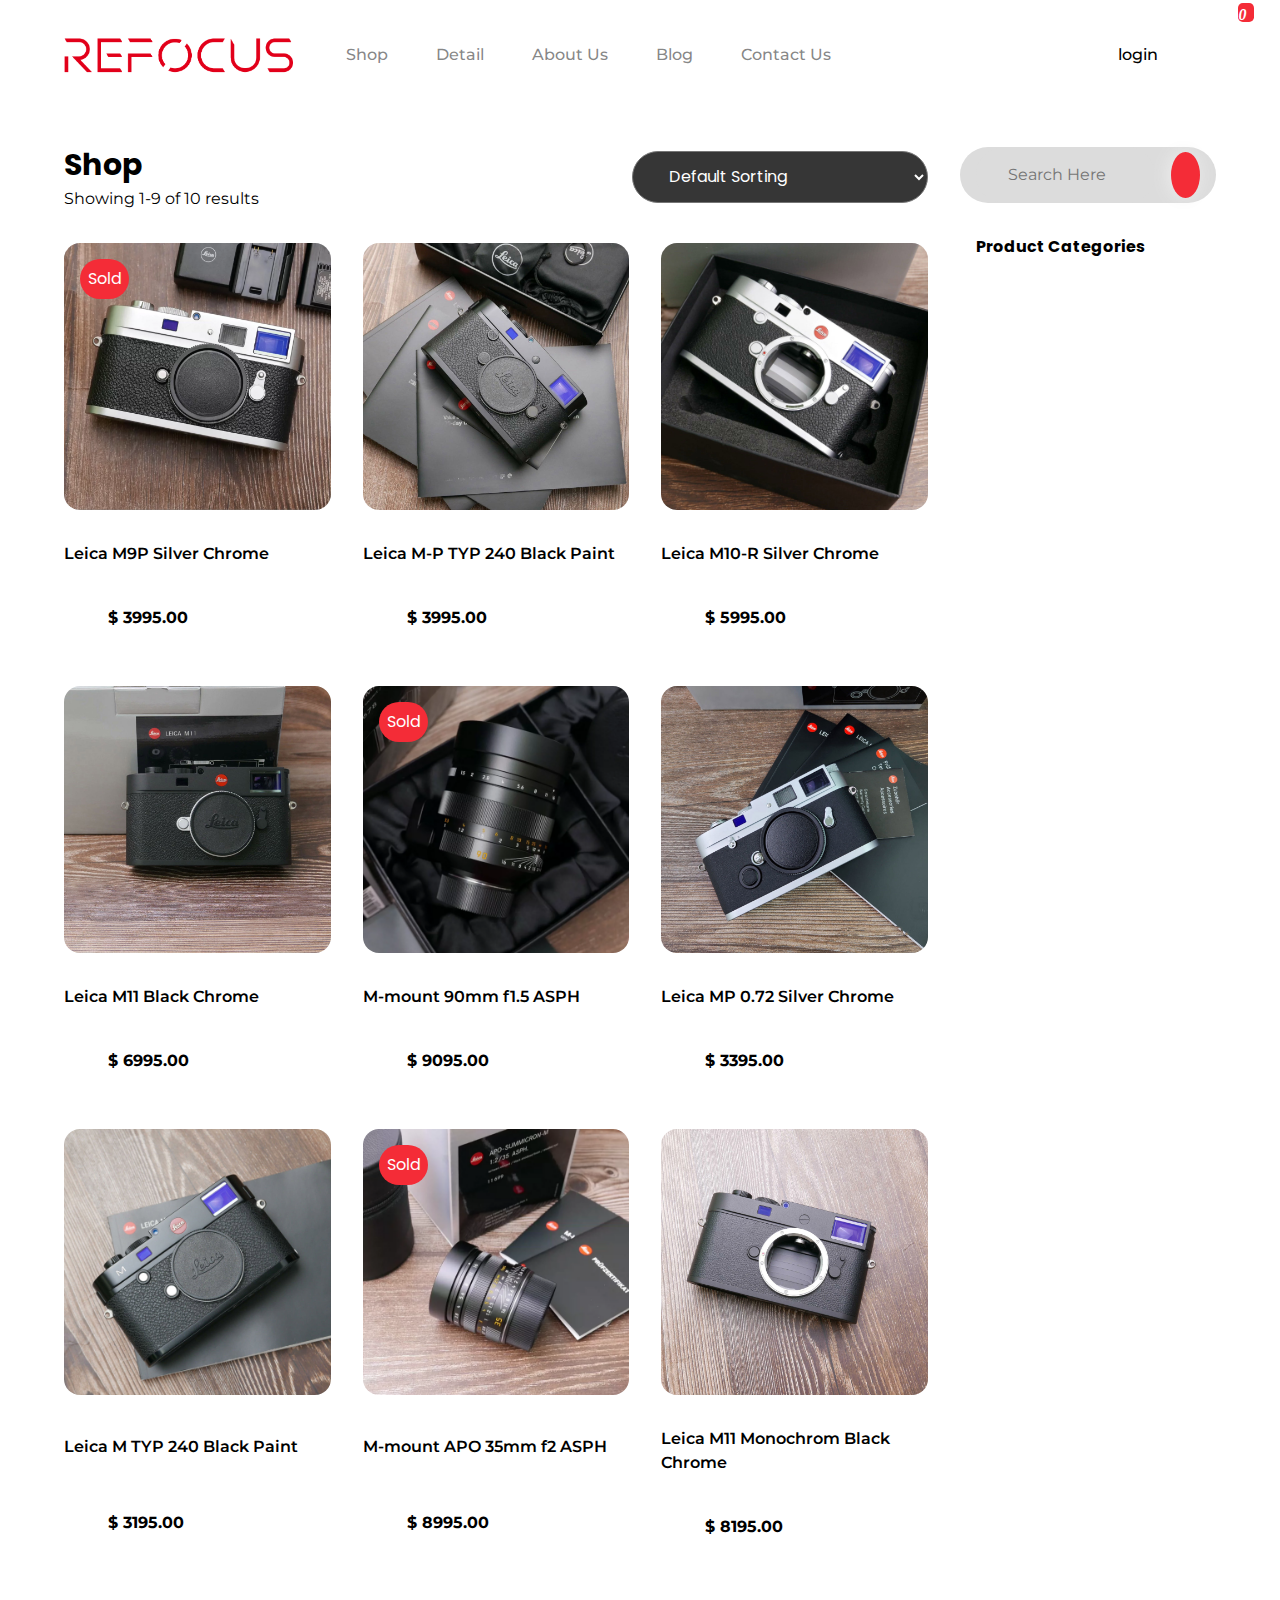
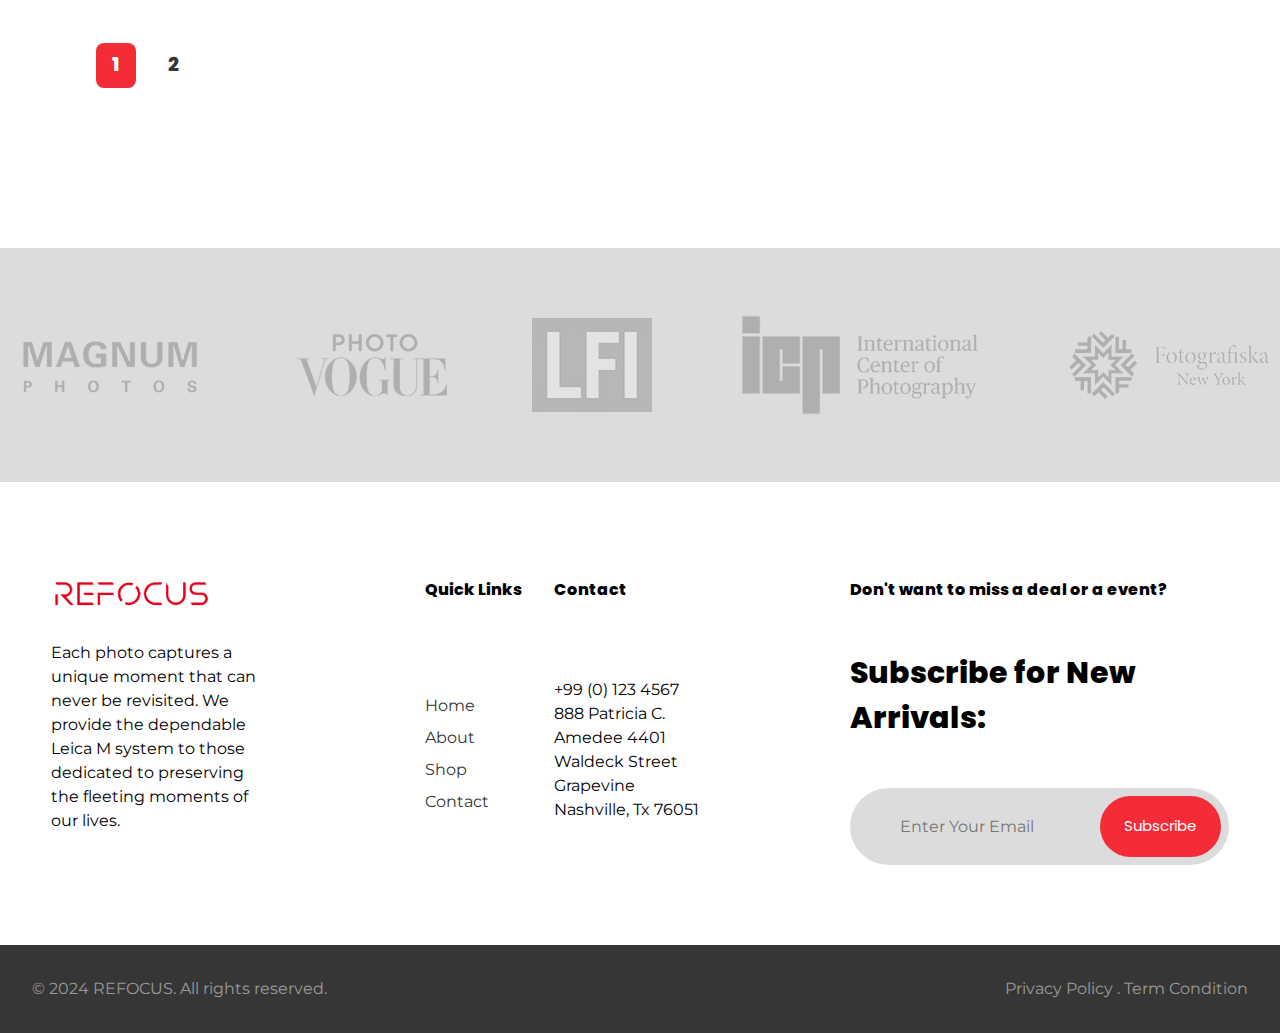
<file: shop.html>
<!DOCTYPE html>
<html lang="en">
  <head>
    <meta charset="UTF-8" />
    <meta http-equiv="X-UA-Compatible" content="IE=edge" />
    <meta name="viewport" content="width=device-width, initial-scale=1.0" />

    <!-- Google Fonts -->
    <link
      href="https://fonts.googleapis.com/css2?family=Montserrat:wght@100;200;300;400;500;600;700;800;900&family=Poppins:wght@100;200;300;400;500;600;700;800;900&display=swap"
      rel="stylesheet"
    />

    <!-- Icon -->
    <link
      rel="stylesheet"
      href="https://unicons.iconscout.com/release/v4.0.0/css/line.css"
    />
    <!-- icon -->

    <!-- Google fonts End -->

    <!-- custon style Sheet & JavaScript -->
    <link rel="stylesheet" href="css/shop.css" />
    <link rel="stylesheet" href="css/index.css" />
    <script src="js/index.js" defer></script>
    <script src="js/shop.js" defer></script>
    <!-- custon style Sheet & JavaScript -->
    <title>Ecommerce Website</title>
  </head>
  <body class="home">
    <header class="primary-header container flex">
      <div class="header-inner-one flex">
        <div class="logo">
          <a href="/index.html">
            <img src="/image/logo2.png" alt="logo" />
          </a>
        </div>
        <button
          class="mobile-close-btn"
          data-visible="false"
          aria-controls="primary-navigation"
        >
          <i class="uil uil-times-circle"></i>
        </button>
        <nav>
          <ul
            id="primary-navigation"
            data-visible="false"
            class="primary-navigation flex"
          >
            <!-- <li>
              <a class="active fs-100 fs-montserrat bold-500" href="/index.html"
                >Home</a
              >
            </li> -->
            <li>
              <a class="fs-100 fs-montserrat bold-500" href="/shop.html"
                >Shop</a
              >
            </li>
            <li>
              <a class="fs-100 fs-montserrat bold-500" href="/product.html"
                >Detail</a
              >
            </li>
            <li>
              <a class="fs-100 fs-montserrat bold-500" href="/about.html"
                >About Us</a
              >
            </li>
            <li>
              <a class="fs-100 fs-montserrat bold-500" href="/blog.html"
                >Blog</a
              >
            </li>
            <li>
              <a class="fs-100 fs-montserrat bold-500" href="/contactus.html"
                >Contact Us</a
              >
            </li>
          </ul>
        </nav>
      </div>

      <div class="header-login flex">
        <p class="fs-100 fs-montserrat bold-500">login</p>
        <i class="uil uil-search"></i>
        <i
          id="cart-box"
          aria-controls="cart-icon"
          class="uil uil-shopping-bag"
        ></i>

        <!-- =================1111111111================== -->
        <div id="cart-icon" data-visible="false" class="cart-icon">
          <div class="shopping flex">
            <p>Shopping Basket</p>
            <i id="cross-btn" class="uil uil-times"></i>
          </div>
          <div class="cart bold-800 flex">
            <i class="uil uil-shopping-cart-alt"></i>
            <p>Cart Is Empty</p>

            <!-- ================================================== -->

            <!-- ================================================== -->
          </div>
        </div>
      </div>
      <div class="mobile-open-btn"><i class="uil uil-align-right"></i></div>
    </header>

    <!-- ===================Shop Feature Section============================ -->
<!-- 
    <section class="shop-feature bg-gray grid">
      <div>
        <p class="fs-montserrat text-black">
          Home <span aria-hidden="true" class="margin">></span> Product
        </p>
      </div>
      <h2 class="fs-poppins fs-300 bold-700">Product</h2>
    </section> -->

    <!-- ===================Section 2---------------------- -->

    <main class="shop-main-container grid">
      <!-- -------------------Inner Section=============== -->

      <div>
        <div class="shop-title flex">
          <div>
            <h2 class="fs-poppins fs-300">Shop</h2>
            <p class="fs-montserrat">Showing 1-9 of 10 results</p>
          </div>
          <div>
            <select name="text" id="" class="fs-poppins bg-black text-white">
              <option value="">Default Sorting</option>
              <option value="">Short By popularity</option>
              <option value="">Short By Average rating</option>
              <option value="">Short By latest</option>
              <option value="">Short By price: Low To High</option>
              <option value="">Short By price: High To Low</option>
            </select>
          </div>
        </div>
        <!-- ---------------End----Inner Section=============== -->

        <!-- ==============Shop-product====================== -->

        <section class="shop-product grid">
          <div class="product-list grid">
            <a href="/product.html">
            <img src="/image/products/010_leicam9p_01.png" alt="" />
            </a>
            <p class="fs-montserrat bold-600">Leica M9P Silver Chrome</p>
            <div class="shop-btn flex">
              <button class="bg-red text-white fs-montserrat">
                Add To Cart
              </button>
              <p class="fs-montserrat bold-700">$ 3995.00</p>

            </div>

            <!-- ===============Pop-Up========================== -->

            <div class="pup-up">
              <p class="fs-poppins">Sold</p>
            </div>

            <!-- ===============Pop-Up========================== -->
          </div>
          <div class="product-list grid">
            <img src="/image/products/008_m240p_03.jpg" alt="" />
            <p class="fs-montserrat bold-600">Leica M-P TYP 240 Black Paint</p>
            <div class="shop-btn flex">
              <button class="bg-red text-white fs-montserrat">
                Add To Cart
              </button>
              <p class="fs-montserrat bold-700">$ 3995.00</p>
            </div>
          </div>
          <div class="product-list grid">
            <img src="/image/products/007_m10r_02.jpg" alt="" />
            <p class="fs-montserrat bold-600">Leica M10-R Silver Chrome</p>
            <div class="shop-btn flex">
              <button class="bg-red text-white fs-montserrat">
                Add To Cart
              </button>
              <p class="fs-montserrat bold-700">$ 5995.00</p>
            </div>
          </div>
          <div class="product-list grid">
            <img src="/image/products/006_m11_01.jpg" alt="" />
            <p class="fs-montserrat bold-600">Leica M11 Black Chrome</p>
            <div class="shop-btn flex">
              <button class="bg-red text-white fs-montserrat">
                Add To Cart
              </button>
              <p class="fs-montserrat bold-700">$ 6995.00</p>
            </div>
          </div>
          <div class="product-list grid">
            <img src="/image/products/011_lens_90mm_f1_5_asph.png" alt="" />
            <p class="fs-montserrat bold-600">M-mount 90mm f1.5 ASPH</p>
            <div class="shop-btn flex">
              <button class="bg-red text-white fs-montserrat">
                Add To Cart
              </button>
              <p class="fs-montserrat bold-700">$ 9095.00</p>
            </div>
            <!-- ===============Pop-Up========================== -->

            <div class="pup-up">
              <p class="fs-poppins">Sold</p>
            </div>

            <!-- ===============Pop-Up========================== -->
          </div>
          <div class="product-list grid">
            <img src="/image/products/005_mp072_01.jpg" alt="" />
            <p class="fs-montserrat bold-600">Leica MP 0.72 Silver Chrome</p>
            <div class="shop-btn flex">
              <button class="bg-red text-white fs-montserrat">
                Add To Cart
              </button>
              <p class="fs-montserrat bold-700">$ 3395.00</p>
            </div>
          </div>
          <div class="product-list grid">
            <img src="/image/products/004_m240_02.jpg" alt="" />
            <p class="fs-montserrat bold-600">Leica M TYP 240 Black Paint</p>
            <div class="shop-btn flex">
              <button class="bg-red text-white fs-montserrat">
                Add To Cart
              </button>
              <p class="fs-montserrat bold-700">$ 3195.00</p>
            </div>
          </div>
          <div class="product-list grid">
              <img src="/image/products/009_lens_35mm_f2_aa.png" alt="" />
              <p class="fs-montserrat bold-600">M-mount APO 35mm f2 ASPH</p>
              <div class="shop-btn flex">
                <button class="bg-red text-white fs-montserrat">
                  Add To Cart
                </button>
                <p class="fs-montserrat bold-700">$ 8995.00</p>
            </div>
            <!-- ===============Pop-Up========================== -->

            <div class="pup-up">
              <p class="fs-poppins">Sold</p>
            </div>

            <!-- ===============Pop-Up========================== -->
          </div>
          <div class="product-list grid">
            <img src="/image/products/002_m11m_01.jpg" alt="" />
            <p class="fs-montserrat bold-600">Leica M11 Monochrom Black Chrome</p>
            <div class="shop-btn flex">
              <button class="bg-red text-white fs-montserrat">
                Add To Cart
              </button>
              <p class="fs-montserrat bold-700">$ 8195.00</p>
            </div>
          </div>
        </section>

        <div class="next-page fs-poppins flex">
          <span class="bg-red text-white active bold-800">1</span>
          <span class="bold-800 text-black">2</span>
          <span><i class="uil text-red uil-angle-double-right"></i></span>
        </div>
      </div>
      <!-- ==============Shop-product====================== -->
      <section>
        <div class="sidebar-search text-black bg-gray flex">
          <input
            type="text"
            placeholder="Search Here"
            class="fs-montserrat bg-gray"
          />
          <div>
            <i class="uil bg-red text-white uil-search"></i>
          </div>
        </div>

        <aside class="sidebar-category">
          <div class="category-list flex">
            <h3 class="fs-poppins bold-700 fs-200">Product Categories</h3>
            <i id="arrow" class="uil uil-angle-right" data-category="false"></i>
          </div>

          <div class="shop-category-list">
            <ul id="side-nav" class="sidebar-nav grid" data-category="false">
              <li>
                <a class="fs-montserrat text-black bold-500" href="#"
                  >Earphone</a
                >
              </li>
              <li>
                <a class="fs-montserrat text-black bold-500" href="#"
                  >Gadgets</a
                >
              </li>
              <li>
                <a class="fs-montserrat text-black bold-500" href="#">Gaming</a>
              </li>
              <li>
                <a class="fs-montserrat text-black bold-500" href="#"
                  >Headphone</a
                >
              </li>
              <li>
                <a class="fs-montserrat text-black bold-500" href="#">Laptop</a>
              </li>
              <li>
                <a class="fs-montserrat text-black bold-500" href="#"
                  >Speaker</a
                >
              </li>
              <li>
                <a class="fs-montserrat text-black bold-500" href="#"
                  >Uncategorized</a
                >
              </li>
            </ul>
          </div>
        </aside>
      </section>
    </main>

    <!-- =====================Footer Section================ -->

    <footer>
      <!-- =============Brands================= -->
      <section class="brands grid">
        <div>
          <img src="/image/br-1.png" alt="" />
        </div>
        <div>
          <img src="/image/br-2.png" alt="" />
        </div>
        <div>
          <img src="/image/br-3.png" alt="" />
        </div>
        <div>
          <img src="/image/br-4.png" alt="" />
        </div>
        <div>
          <img src="/image/br-5.png" alt="" />
        </div>
      </section>

      <!-- =============Footer Menu=================== -->
      <section class="footer grid">
        <div class="footer-logo grid">
          <div class="footer-logo-image">
            <img src="/image/logo2.png" alt="logo" />
          </div>
          <p class="fs-montserrat fs-200">
            Each photo captures a unique moment that can never be revisited. We provide the dependable Leica M system to those dedicated to preserving the fleeting moments of our lives.
          </p>
          <div class="social-media flex">
            <i class="uil uil-facebook-f"></i>
            <i class="uil uil-instagram"></i>
            <i class="uil uil-linkedin"></i>
            <i class="uil uil-twitter"></i>
          </div>
        </div>

        <div class="footer-menu grid">
          <h3 class="fs-poppins fs-200 bold-800">Quick Links</h3>
          <ul>
            <li>
              <a class="fs-montserrat text-black fs-200" href="#">Home</a>
            </li>
            <li>
              <a class="fs-montserrat text-black fs-200" href="#">About</a>
            </li>
            <li>
              <a class="fs-montserrat text-black fs-200" href="#">Shop</a>
            </li>
            <li>
              <a class="fs-montserrat text-black fs-200" href="#">Contact</a>
            </li>
          </ul>
        </div>

          <div class="contact grid">
            <h3 class="fs-poppins fs-200 bold-800">Contact</h3>
            <p class="fs-montserrat">
              +99 (0) 123 4567 888 Patricia C. Amedee 4401 Waldeck Street
              Grapevine Nashville, Tx 76051
            </p>
          </div>
  
        <div class="emails grid">
          <h3 class="fs-poppins fs-200 bold-800">Don't want to miss a deal or a event?</h3>
          <p class="updates fs-poppins fs-300 bold-800">
            Subscribe for New Arrivals:
          </p>
          <div class="inputField flex bg-gray">
            <input
              type="email"
              placeholder="Enter Your Email"
              class="fs-montserrat bg-gray"
            />
            <button class="bg-red text-white fs-poppins fs-50">
              Subscribe
            </button>
          </div>
        </div>
      </section>

      <section class="copyRight">
        <p class="c-font fs-montserrat fs-200">
          © 2024 REFOCUS. All rights reserved.
        </p>
        <p class="fs-montserrat fs-100 text-align p-top">
          Privacy Policy . Term Condition
        </p>
      </section>
    </footer>
  </body>
</html>
</file>
<file: css/index.css>
/* Custom Properties */

/* =====================Par 2--------------------------- */

:root {
  /* color */
  --clr-gray: 0 0% 86.3%;
  --clr-gray-light: 0 0% 93.3%;
  --clr-dark-gray: 0,0%,60.9%;
  --clr-red: 356.7 90.1% 56.5%;
  --clr-black: 0 0% 21.2%;
  --clr-dark-black: 0 0% 12.2%;
  --clr-yellow: 43.8 99% 58.8%;
  --clr-very-light-gray: 300 2.7% 92.7%;
  --clr-green: 144.3 64.4% 49.6%;
  --clr-blue: 214.5 100% 53.9%;
  --clr-white: 0 0% 100%;

  /* font-size */
  /* --fs-bf-194: 12.125rem; */
  --fs-bf-194: 12.3vw;
  --fs-bf-109: 6.8125rem;
  --fs-bf-65: 4.065rem;
  --fs-bf-80: 5rem;
  --fs-bf-50: 3.125rem;
  --fs-bf-45: 2.8125rem;
  --fs-bf-30: 1.875rem;
  --fs-bf-20: 1.25rem;
  --fs-bf-16: 1rem;
  --fs-bf-15: 0.9375rem;

  /* font family */
  --font-montserrat: "Montserrat", sans-serif;
  --font-poppins: "Poppins", sans-serif;
}

/* =====================Par 2--------------------------- */

@media (max-width: 35em){
  :root{
    --fs-bf-194: 12.3vw;
  --fs-bf-109: 6.8125rem;
  --fs-bf-65: 4.065rem;
  --fs-bf-80: 5rem;
  --fs-bf-50: 3.125rem;
  --fs-bf-45: 2.8125rem;
  --fs-bf-30: 1.875rem;
  --fs-bf-20: 1rem;
  --fs-bf-16: 0.8rem;
  --fs-bf-15: 0.8rem;

  }
}
@media (min-width: 35em) and (max-width: 59em){
  :root{
    --fs-bf-194: 12.3vw;
  --fs-bf-109: 6.8125rem;
  --fs-bf-65: 4.065rem;
  --fs-bf-80: 5rem;
  --fs-bf-50: 3.125rem;
  --fs-bf-45: 2.8125rem;
  --fs-bf-30: 2.55rem;
  --fs-bf-20: 1.25rem;
  --fs-bf-16: 1rem;
  --fs-bf-15: 0.8375rem;

  }
}

@media (min-width: 59em){
  :root{
    --fs-bf-194: 12.3vw;
  --fs-bf-109: 6.8125rem;
  --fs-bf-65: 4.065rem;
  --fs-bf-80: 5rem;
  --fs-bf-50: 3.125rem;
  --fs-bf-45: 2.8125rem;
  --fs-bf-30: 1.875rem;
  --fs-bf-20: 2rem;
  --fs-bf-16: 1rem;
  --fs-bf-15: 0.9375rem;

  }
}

/* ====================Part 1----------------------------------------------- */

/* End Custom Properties */

/* Box sizing rules */
*,
*::before,
*::after {
  box-sizing: border-box;
}

/* Remove default margin */
body,
h1,
h2,
h3,
h4,
p,
figure,
blockquote,
dl,
dd {
  margin: 0;
}

/* Remove list styles on ul, ol elements with a list role, which suggests default styling will be removed */
ul[role="list"],
ol[role="list"] {
  list-style: none;
}

/* Set core root defaults */
html:focus-within {
  scroll-behavior: smooth;
}

/* Set core body defaults */
body {
  min-height: 100vh;
  text-rendering: optimizeSpeed;
  line-height: 1.5;
}

/* A elements that don't have a class get default styles */
a:not([class]) {
  text-decoration-skip-ink: auto;
}

/* Make images easier to work with */
img,
picture {
  max-width: 100%;
  display: block;
}

/* Inherit fonts for inputs and buttons */
input,
button,
textarea,
select {
  font: inherit;
}

::-webkit-scrollbar {
  display: none;
}

/* Remove all animations, transitions and smooth scroll for people that prefer not to see them */
@media (prefers-reduced-motion: reduce) {
  html:focus-within {
    scroll-behavior: auto;
  }

  *,
  *::before,
  *::after {
    animation-duration: 0.01ms !important;
    animation-iteration-count: 1 !important;
    transition-duration: 0.01ms !important;
    scroll-behavior: auto !important;
  }
}

/* ====================End Part 1----------------------------------------------- */


/* ===========Utility Class=================== */

/* Generall Utiltiy Class */

body{
  overflow-x: hidden;
}

/* background-color */

.bg-red {
  background-color: hsl(var(--clr-red));
}
.bg-black {
  background-color: hsl(var(--clr-black));
}
.bg-dark-black {
  background-color: hsl(var(--clr-dark-black));
}
.bg-green {
  background-color: hsl(var(--clr-green));
}
.bg-blue {
  background-color: hsl(var(--clr-blue));
}
.bg-yellow {
  background-color: hsl(var(--clr-yellow));
}
.bg-gray {
  background-color: hsl(var(--clr-gray));
}
.bg-dark-gray {
  background-color: hsl(var(--clr-dark-gray));
}
.bg-light-gray {
  background-color: hsl(var(--clr-gray-light));
}
.bg-very-light-gray {
  background-color: hsl(var(--clr-very-light-gray));
}
.bg-white {
  background-color: hsl(var(--clr-white));
}

/* Text-color */

.text-red {
  color: hsl(var(--clr-red));
}
.text-black {
  color: hsl(var(--clr-black));
}
.text-green {
  color: hsl(var(--clr-green));
}
.text-blue {
  color: hsl(var(--clr-blue));
}
.text-yellow {
  color: hsl(var(--clr-yellow));
}
.text-gray {
  color: hsl(var(--clr-gray));
}
.text-light-gray {
  color: hsl(var(--clr-gray-light));
}
.text-very-light-gray {
  color: hsl(var(--clr-very-light-gray));
}
.text-white {
  color: hsl(var(--clr-white));
}

/* font-family */

.fs-poppins {
  font-family: var(--font-poppins);
}
.fs-montserrat {
  font-family: var(--font-montserrat);
}

/* font-size */

.fs-900 {
  font-size: var(--fs-bf-194);
}
.fs-800 {
  font-size: var(--fs-bf-109);
}
.fs-700 {
  font-size: var(--fs-bf-80);
}
.fs-600 {
  font-size: var(--fs-bf-65);
}
.fs-500 {
  font-size: var(--fs-bf-50);
}
.fs-400 {
  font-size: var(--fs-bf-45);
}
.fs-300 {
  font-size: var(--fs-bf-30);
}
.fs-200 {
  font-size: var(--fs-bf-20);
}
.fs-100 {
  font-size: var(--fs-bf-16);
}
.fs-50 {
  font-size: var(--fs-bf-15);
}

.bold-100 {
  font-weight: 100;
}
.bold-200 {
  font-weight: 200;
}
.bold-300 {
  font-weight: 300;
}
.bold-400 {
  font-weight: 400;
}
.bold-500 {
  font-weight: 500;
}
.bold-600 {
  font-weight: 600;
}
.bold-700 {
  font-weight: 700;
}
.bold-800 {
  font-weight: 800;
}
.bold-900 {
  font-weight: 900;
}
.bold-bold {
  font-weight: bold;
}
.bold-bolder {
  font-weight: bolder;
}

/* ========Component Utility Class=========== */
.uil{
  cursor: pointer;
}

.flex {
  display: flex;
  gap: var(--flex-gap, 1rem);
}

.grid {
  display: grid;
  gap: var(--grid-gap, 1rem);
}

.container {
  width: 96vw;
  margin-inline: auto;
  padding-inline: 2rem;
}



/* ===========Utility End Class=================== */

/* ==========Header Section================ */

.primary-header {
  justify-content: space-between;
  align-items: center;
  padding-block: 2rem;
}

.header-inner-one {
  align-items: center;
}

.logo {
  margin-right: 2rem;
  width: 15rem;
}

.mobile-close-btn {
  display: none;
}

.primary-navigation {
  margin: 0;
  padding: 0;
  list-style: none;
  --flex-gap: 3rem;
}

.primary-navigation .active {
  color: #000000;
}

.primary-navigation a {
  text-decoration: none;
  color: hsl(var(--clr-black) / 0.6);
  cursor: pointer;
}

.header-login {
  justify-content: space-between;
  align-items: center;
  --flex-gap: 2rem;
}

.header-login .uil-shopping-bag {
  font-size: 2rem;
  margin-top: -0.5rem;
  position: relative;
}

.header-login .uil-shopping-bag::after {
  content: "0";
  position: absolute;
  font-size: 1rem;
  font-weight: 700;
  color: hsl(var(--clr-white));
  margin-top: -3rem;
  margin-left: 1rem;
  border-radius: 0.3rem;
  display: grid;
  width: 1rem;
  height: 1.2rem;
  background-color: hsl(var(--clr-red));
}

.mobile-open-btn {
  display: none;
}

/* ========Cart Box==================== */

.cart-icon{
  position: absolute;
  inset: 0% 30% 0% 0%;
  background-color: hsl(var(--clr-very-light-gray));
  transform: translateX(-100%);
  transition: transform 250ms ease-in-out;
  z-index: 111;
}

.cart-icon[data-visible="true"]{
transform: translateX(0%);
}

.shopping{
  padding: 2rem;
  justify-content: space-between;
  align-items: center;
}

.shopping > p{
  font-size: var(--fs-bf-20);
  font-family: var(--font-montserrat);
}

.shopping > i{
  font-size: 1.5rem;
  color: hsl(var(--clr-black) / 0.8);
  transition: transform 250ms ease-in-out;
}

.shopping i:hover{
  transform: rotate(90deg);
}

.cart{
  flex-direction: column;
  justify-content: center;
  width: 100%;
  --flex-gap: 0.5rem;
  align-items: center;
  font-family: var(--font-poppins);
  text-transform: uppercase;
  color: hsl(var(--clr-black) / 0.5);
}

.cart > i{
  font-size: 5rem;
  margin-bottom: -2rem;
}

/* ========Cart Box==================== */

/* ========Header Media Quaries================= */

/* =========Mobile Device============ */

@media (max-width: 35em) {
  .primary-navigation {
    position: fixed;
    flex-direction: column;
    z-index: 999;
    text-align: center;
    --flex-gap: 1.7rem;
    inset: 0 0 0 0;
    background-color: hsl(var(--clr-gray-light) / 0.9);
    padding: clamp(3rem, 30vh, 10rem) 0;
    transform: translateY(-100%);
    transition: transform 250ms ease-in-out;
  }

  .primary-navigation[data-visible="true"]{
    transform: translateY(0%);
  }

  .primary-navigation a {
    font-size: var(--fs-bf-30);
  }

  .header-login {
    --flex-gap: 1.5rem;
    margin-left: 4rem;
  }
  .mobile-close-btn {
    display: block;
    z-index: 88899;
    top: 5rem;
    right: 13rem;
    border: 0;
    position: fixed;
    font-size: 3rem;
    cursor: pointer;
    transform: translateY(-300%);
    transition: transform 250ms ease-in-out;
  }

  .mobile-close-btn[data-visible="true"]{
    transform: translateY(0%);
  }

  .mobile-open-btn {
    display: block;
    font-size: 2rem;
    cursor: pointer;
  }
  .cart-icon{
    z-index: 9999;
    position: fixed;
  }
  .logo {
   position: relative;
  }
 
}

/* ==================Mobile Devise============= */

@media (min-width: 35em) and (max-width: 59em){
  .primary-navigation {
    position: absolute;
    flex-direction: column;
    z-index: 9;
    text-align: center;
    --flex-gap: 1.7rem;
    inset: 0 0 0 0;
    background-color: hsl(var(--clr-gray-light) / 0.9);
    padding: clamp(3rem, 30vh, 10rem) 0;
    transform: translateY(-100%);
    transition: transform 250ms ease-in-out;
  }

  .primary-navigation[data-visible="true"]{
    transform: translateY(0%);
  }

  .primary-navigation a {
    font-size: var(--fs-bf-30);
  }

  .header-login {
    --flex-gap: 1.5rem;
    margin-left: clamp(4rem, 30vw, 35rem);
  }
  .mobile-close-btn {
    display: block;
    z-index: 99;
    position: absolute;
    top: 5rem;
    right: 24.5rem;
    border: 0;
    font-size: 3rem;
    cursor: pointer;
    transform: translateY(-300%);
    transition: transform 250ms ease-in-out;
  }

  .mobile-close-btn[data-visible="true"]{
    transform: translateY(0%);
  }

  .mobile-open-btn {
    display: block;
    font-size: 2rem;
    cursor: pointer;
  }
  .cart-icon{
    z-index: 9999;
    position: fixed;
  }
}


/* //Desktop Media Quaries===== */

@media (min-width: 59em){
  .cart-icon{
    position: absolute;
    inset: 10% 5% 50% 60%;
    background-color: hsl(var(--clr-very-light-gray));
    transform: translateX(0%);
    transition: none;
    border-radius: 1rem;
    transform: translateX(150%);
    transition: transform 250ms ease-in-out;
    z-index: 222;
  }

  .cart-icon[data-visible="true"]{
    transform: translateX(0%);
  }
.cart-icon .shopping{
  display: none;
}
  .cart{
    padding-top: 4rem;
  }
  
}

/* ========Header End Media Quaries================= */

/* ==========End Of Header Section================ */

/* ================================================== */

/* Hero Section  */

/* ================================================== */
/* ======================================== */

.block{display: block;}

.uppercase{text-transform: uppercase;}
.lineheight{line-height: var(--line, 3rem);}
.lineheight-2{line-height: var(--line2, 4rem);}

.large-btn{
  border: 0;
  padding: .7rem 1rem;
  border-radius: 2rem;
  cursor: pointer;
  transition: transform 250ms ease-in-out;
}

.large-btn:hover {
  /* border:  1px solid hsl(var(--clr-red)); */
  background-color: hsl(var(--clr-dark-black));
  color: hsl(var(--clr-red));
  /* font-weight: 600; */
  /* box-shadow: 3px 2px 37px -6px rgba(255,255,255,0.69); */
}

/* ======================================== */

 
.hero-section{
  width: 93vw;
  margin-inline: auto;
  padding-inline: 2rem;
  background-color: hsl(var(--clr-gray));

  border-radius: 2rem;
  padding-top: 5rem;
}
.hero-section >* img{
  margin-top: -11rem;
  margin-left: 2rem;
}

.discription-title{
  text-align: right;
  color: white;
}

.discription-content{
  text-align: right;
  color: white;
}

.hero-inner{
  justify-content: space-between;
  align-items: center;
  --flex-gap: 5rem;
  margin-top: -3.5rem;
  padding-bottom: 4rem;

}

.hero-info{
  display: none;
}



@media (min-width: 35em) and (max-width: 59em){
  #text {
    z-index: 100;
  }

  .hero-section{
    width: 95vw;
    margin-inline: auto;
    padding-inline: 4rem;
    background-color: hsl(var(--clr-gray));
    border-radius: 2rem;
    padding-top: 7rem;
  }
  .hero-section >* img{
    margin-top: -10rem;
    margin-left: 4rem;
  }
  
  .hero-inner{
    justify-content: space-between;
    align-items: center;
    --flex-gap: 5rem;
    margin-top: -8.5rem;
    padding-bottom: 4rem;
  
  }

  .lineheight-2{
    --line2: 7rem;
  }
  
}

@media (min-width: 59em){
  #heroSectionText {
    z-index: 100;
  }

  .hero-section{
    width: 95vw;
    margin-inline: auto;
    padding-inline: 8rem;
    padding-top: clamp(4rem, 30vh, 15rem);
  }
  .hero-section >* img{
    margin-top: -30rem;
  }
  
  .hero-inner{
    justify-content: space-between;
    align-items: center;
    --flex-gap: 5rem;
    margin-top: -8.5rem;
    padding-bottom: 4rem;
  
  }
  .lineheight{
    --line: 13rem
  }

  .lineheight-2{
    --line2: 12rem;
  }
  .hero-info{
    display: block;
    text-align: end;
    width: 25%;
    
  }
  
  .big-wireless{
    font-size: 3rem;
  }
  .hero-inner{
    margin-top: -14rem;
    padding-bottom: 8rem;
  }
  
}

@media (max-width: 35em){
  #heroSectionText {
    z-index: 100;
  }
  
}

/* =================Product Section===================== */
#text {
  z-index: 100;
}

.product-section{
  width: 93vw;
  margin-inline: auto;
  
}

.category{
  border-radius: 2rem;
  grid-template-columns: repeat(2, 1fr);
  align-items: flex-end;
  padding: 7rem 4rem 2rem 4rem;
  position: relative;
  overflow: hidden;
  z-index: 777;
  margin-block: 1rem;
}

.prdduct-btn{
  margin-top: 1rem;
  padding-inline: 2rem;
}
.earphone{
  color: hsl(var(--clr-white) / 0.2);
}

/* .product-img1{
  position: absolute;
  top: -2.3rem;
  right: 3rem;
  z-index: -11;
}

.product-img2{
  position: absolute;
  right: -6rem;
  top: -0.5rem;
  }

.product-img3{
  position: absolute;
  width: 80%;
  right: -3.5rem;
  top: 2.5rem;
  }

.product-img4{
  position: absolute;
  width: 50%;
  right: 1rem;
  top: 5rem;
  }

.product-img5{
  position: absolute;
  width: 100%;
  right: -4rem;
  top: 1rem;
  z-index: -1;
  }


.product-img6{
  position: absolute;
  width: 70%;
  right: -3rem;
  top: 5rem;
  z-index: -1;
  } */

  .product-img1{
    position: absolute;
    width: 80%;
    right: -.5rem;
    top: 2.5rem;
  
  }
  
  .product-img2{
    position: absolute;
    width: 80%;
    right: -3.5rem;
    top: 2.5rem;
    }
  
  .product-img3{
    position: absolute;
    width: 80%;
    right: -3.5rem;
    top: 2.5rem;
    }
  
  .product-img4{
    position: absolute;
    width: 80%;
    right: -3.5rem;
    top: 2.5rem;
    }
  
  .product-img5{
    position: absolute;
    width: 80%;
    right: -3.5rem;
    top: 2.5rem;
    }
  
  
  .product-img6{
    position: absolute;
    width: 80%;
    right: -3.5rem;
    top: 2.5rem;
    }

  /* ================================= */

  .category:nth-child(1){
    grid-area: one;
  }
  .category:nth-child(2){
    grid-area: two;
  }
  .category:nth-child(3){
    grid-area: three;
  }
  .category:nth-child(4){
    grid-area: four;
  }
  .category:nth-child(5){
    grid-area: five;
  }
  .category:nth-child(6){
    grid-area: six;
  }

  @media (min-width: 35em) and (max-width: 59em){
    #text {
      z-index: 100;
    }
    .product-section{
      width: 95vw;
      margin-inline: auto;
      margin-block: 2rem;
      gap: 1.5rem;
      display: grid;
      grid-template-areas: 
      'one two'
      'three three'
      'six five'
      'four four';
    }
    
    .category{
      border-radius: 2rem;
      grid-template-columns: repeat(2, 1fr);
      align-items: flex-end;
      padding: 7rem 4rem 2rem 4rem;
      position: relative;
      overflow: hidden;
      z-index: 777;
      margin-block: 0rem;

    }
    .product-img1{
      position: absolute;
      width: 68%;
      right: -4rem;
      top: 1rem;
      }
    .product-img2{
      position: absolute;
      width: 80%;
      right: -4rem;
      top: 1rem;
      }
    .product-img3{
      position: absolute;
      width: 60%;
      right: -1rem;
      top: 1rem;
      }
    .product-img4{
      position: absolute;
      width: 60%;
      right: -1rem;
      top: 1rem;
      }
    .product-img5{
      position: absolute;
      width: 90%;
      right: -4rem;
      top: 1rem;
      }
    .product-img6{
      position: absolute;
      width: 90%;
      right: -4rem;
      top: 1rem;
    }
  }


  @media (min-width: 59em){
    #text {
      z-index: 100;
    }
    .product-section{
      width: 95vw;
      margin-inline: auto;
      margin-block: 2rem;
      gap: 1.5rem;
      display: grid;
      grid-template-areas: 
      'one two three three'
      'four four five six';
    }
    .category{
      border-radius: 2rem;
      grid-template-columns: repeat(2, 1fr);
      align-items: flex-end;
      padding: 10rem 4rem 4rem 3rem;
      position: relative;
      overflow: hidden;
      z-index: 777;
      margin-block: 0rem;

    }

    .product-img1{
      position: absolute;
      width: 100%;
      right: -3.5rem;
      top: 1rem;
    }
    
    .product-img2{
      position: absolute;
      width: 100%;
      right: -3.5rem;
      top: 1rem;
      }
    
    .product-img3{
      position: absolute;
      width: 80%;
      right: -3.5rem;
      top: 1rem;
      }
    
    .product-img4{
      position: absolute;
      width: 80%;
      right: -3.5rem;
      top: 1rem;
      }
    
    .product-img5{
      position: absolute;
      width: 100%;
      right: -5rem;
      top: 1rem;
      }
    
    
    .product-img6{
      position: absolute;
      width: 100%;
      right: -3.5rem;
      top: 1rem;
      }

    .lineheight{
      --line: 3rem
    }
    .lineheight-2{
      --line: 3rem
    }
  }

  @media (max-width: 35em){
    #text {
      z-index: 100;
    }
    .product-section{
      width: 95vw;
      margin-inline: auto;
      margin-block: 2rem;
      gap: 1.5rem;
      display: grid;
      grid-template-areas: 
      'one'
      'two'
      'three'
      'four'
      'five' 
      'six';
    }
    .category{
      border-radius: 2rem;
      grid-template-columns: repeat(2, 1fr);
      align-items: flex-end;
      padding: 10rem 4rem 4rem 3rem;
      position: relative;
      overflow: hidden;
      z-index: 777;
      margin-block: 0rem;

    }

    .product-img1{
      position: absolute;
      width: 100%;
      right: -3.5rem;
      top: 1rem;
    }
    
    .product-img2{
      position: absolute;
      width: 100%;
      right: -3.5rem;
      top: 1rem;
      }
    
    .product-img3{
      position: absolute;
      width: 80%;
      right: -3.5rem;
      top: 1rem;
      }
    
    .product-img4{
      position: absolute;
      width: 80%;
      right: -3.5rem;
      top: 1rem;
      }
    
    .product-img5{
      position: absolute;
      width: 100%;
      right: -5rem;
      top: 1rem;
      }
    
    
    .product-img6{
      position: absolute;
      width: 100%;
      right: -3.5rem;
      top: 1rem;
      }

    .lineheight{
      --line: 3rem
    }
    .lineheight-2{
      --line: 3rem
    }
  }
/* =================Product Section===================== */


/* --===============Service Section================== */

.service-section{
  width: 90vw;
  margin-inline: auto;
  margin-block: 2rem;
  display: grid;
  gap: 1.5rem;
  grid-template-areas: 
  'one two'
  'three four';
}

.service:nth-child(1){
  grid-area: one;
}
.service:nth-child(2){
  grid-area: two;
}
.service:nth-child(3){
  grid-area: three;
}
.service:nth-child(4){
  grid-area: four;
}

.service{
display: grid;
place-items: center;
text-align: center;
gap: 1rem;
}

.service .fs-200{
  font-size: .9rem;
}
.service .fs-50{
  font-size: .79rem;
}

@media (min-width: 59em){
  #text {
    z-index: 100;
  }
  .service-section{
    width: 90vw;
    margin-inline: auto;
    margin-block: 2rem;
    display: grid;
    gap: 5rem;
    grid-template-areas: 
    'one two three four';
  }

  .service .fs-200{
    font-size: 1rem;
  }
  .service .fs-50{
    font-size: .79rem;
  }
}

/* =============Feature Section=============== */

.feature-section{
  width: 90vw;
  margin-inline: auto;
  border-radius: 2rem;
  position: relative;
  margin-top: 15rem;
  display: grid;
  gap: 1rem;
  place-items: center;
  margin-bottom: 2rem;
  text-align: center;
  padding-inline: 4rem;
  padding: 8rem 2rem 2rem 2rem;
}

.feature-section >* img{
  margin-top: -18rem;
  position: absolute;
  right: -1.5rem;
}

.feature-info{
  padding-inline: 1rem;
  margin-top: 1rem;
  z-index: 100;
}

#text{
  z-index: 100;
}

#image{
  z-index: 1;
}

@media (min-width: 35em) and (max-width: 59em){

  #text {
    z-index: 100;
  }

  .feature-one img{
    margin-top: -17rem;
    right: 12rem;
    width: 80%;
  }
  .feature-section{
    display: grid;
    grid-template-columns: repeat(2,1fr);
    gap: 55rem;
    text-align: left;
    padding: 2rem 0rem;
    gap: 7rem;
  }
  .feature-section >* img{
    margin-top: -18rem;
    position: absolute;
    right: 5rem;
    z-index: 1;
  }
  .smile{
    display: block;
    line-height: 2rem;
    padding-bottom: 1rem;
  }
}

@media (min-width: 59em){
.feature-section{
  width: 95vw;
  display: grid;
  grid-template-columns: repeat(2,1fr);
  text-align: left;
  gap: 15rem;
  padding: 4rem 7rem;
  place-items: start;
  z-index: 2;
}

.feature-section >* img{
  margin-top: -25rem;
  position: absolute;
  right: 19rem;
  z-index: -1;
}

.font-size{
  font-size: 5rem;
  line-height: 4rem;
}

.smile{
  display: block;
  margin-bottom: 2rem;
}
}


/* =============Best-selling Product==================== */

.best-product{
  padding-block: 3rem;
  margin-top: 10rem;
  text-align: center;
}

.best-Seller{
  width: 90vw;
  margin-inline: auto;
  text-align: center;
  display: grid;
  gap: 3rem;
  grid-template-areas: 
  'one'
  'two'
  'three'
  'four'
  'five'
  'six'
  'seven'
  'eight';
}

.best-Seller:nth-child(1){
  grid-area: one;
}
.best-Seller:nth-child(2){
  grid-area: two;
}
.best-Seller:nth-child(3){
  grid-area: three;
}
.best-Seller:nth-child(4){
  grid-area: four;
}
.best-Seller:nth-child(5){
  grid-area: five;
}
.best-Seller:nth-child(6){
  grid-area: six;
}
.best-Seller:nth-child(7){
  grid-area: seven;
}
.best-Seller:nth-child(8){
  grid-area: eight;
}



.product{
  text-align: left;
  --grid-gap: 0.5rem;
  cursor: pointer;
  position: relative;
  overflow-x: hidden;
}

.product:hover{
  color: hsl(var(--clr-red));
}

.product-details{
  position: absolute;
  height: 25%;
  place-items: center;
  font-size: 1.5rem;
  --grid-gap: 0rem;
  width: 10%;
  right: 0;
  top: 0;
  border-radius: .5rem;
  transform: translateX(120%);
  transition: transform 250ms ease-in-out;
}

.product:hover .product-details{
  transform: translateX(0%);
}

.product > img{
 border-radius: 2rem;
}
.letter-spacing{
  letter-spacing: -1px;
  font-size: 2.2rem;
}

@media (min-width: 35em) and (max-width: 59em){
  .best-Seller{
    width: 90vw;
    margin-inline: auto;
    text-align: center;
    display: grid;
    gap: 3rem;
    padding-block: 2rem;
    grid-template-areas: 
    'one two'
    'three four'
    'five six'
    'seven eight';
  }
}

@media (min-width: 59em){
  .best-Seller{
    width: 95vw;
    margin-inline: auto;
    text-align: center;
    display: grid;
    gap: 3rem;
    padding-block: 2rem;
    grid-template-areas: 
    'one two three four'
    'five six seven eight';
  }
}


/* ====================Feature Section Secont ? Feature Green */

.feature-green img{
  margin-top: -13rem;
  right: 4.5rem;
  width: 70%;
}

@media (min-width: 35em) and (max-width: 59em){
  .feature-green img{
    margin-top: -17rem;
    right: 12rem;
    width: 80%;
  }
}

@media (min-width: 59em){
  .feature-green img{
    margin-top: -19rem;
    right: 40rem;
    width: 50%;
  }
}

/* =============================Recent News Section================ */

.eventCategory{
  /* border-radius: 2rem; */
  grid-template-columns: repeat(1, 1fr);
  align-items: flex-end;
  /* padding: 7rem 4rem 2rem 4rem; */
  position: relative;
  overflow: hidden;
  z-index: 777;
  /* margin-block: 1rem; */
}

.padding-inline{
  padding-inline: 0.8rem;
}

.recent-news{
  width: 90vw;
  margin-inline: auto;
  --grid-gap: 1rem;
  padding-bottom: 2rem;
  grid-template-areas: 
  'one'
  'two'
  'three';
}

.recent-news:nth-child(1){
  grid-area: one;
}
.recent-news:nth-child(2){
  grid-area: two;
}
.recent-news:nth-child(3){
  grid-area: three;
}


.news > img{
  border-radius: 2rem;
  cursor: pointer;
  transition: transform 250ms ease-in-out;
}

.news >img:hover{
  box-shadow: 5px 5px 57px -6px hsl(var(--clr-black) /0.5);
  transition: transform 250ms ease-in-out;
}


@media (min-width: 59em){
  .recent-news{
    width: 95vw;
    margin-inline: auto;
    --grid-gap: 2rem;
    padding-bottom: 5rem;
    grid-template-areas: 
    'one two three';
  }
  .news{
    --grid-gap: 0.8rem;
  }
  .news > h2{
     font-size: 1.2rem;
  }
  .news > p{
    font-size: 0.9rem;
    padding-right: 4rem;
  }
}

.brands{
  place-items: center;
  --grid-gap: 4rem;
  padding-block: 4rem;
  margin-block: 2rem;
  background-color: hsl(var(--clr-gray));
  grid-template-areas: 
  'one'
  'two'
  'three'
  'four'
  'five';
}

.brands:nth-child(1){
  grid-area: one;
}
.brands:nth-child(2){
  grid-area: two;
}
.brands:nth-child(3){
  grid-area: three;
}
.brands:nth-child(4){
  grid-area: four;
}
.brands:nth-child(5){
  grid-area: five;
}

.brands >* img{
  opacity: 0.2;
  cursor: pointer;
  transition: transform 250ms ease-in-out;
}

.brands >* img:hover{
  opacity: .5;
}

@media (min-width: 35em) and (max-width: 59em){
  .brands{
    grid-template-areas:
    'one two'
    'three four';
  }
}

@media (min-width: 59em){
  .brands{
    grid-template-areas:
    'one two three four five';
  }
}


/* ================footer==================== */

.footer{
  margin-block: 5rem;
  width: 85vw;
  margin-inline: auto;
  grid-auto-columns: auto;
  --grid-gap:1.5rem;
  grid-template-areas: 
  'one'
  'two'
  'three'
  'four';
}

.footer:nth-child(1){
  grid-area: one;
}
.footer:nth-child(2){
  grid-area: two;
}
.footer:nth-child(3){
  grid-area: three;
}
.footer:nth-child(4){
  grid-area: four;
}

.footer-logo-image {
  width: 10rem;
}

.footer-logo{
  --grid-gap: 2rem
}

.footer-logo > p{
  width: 60%;
}

.footer-logo .social-media{
  --flex-gap: 1.5rem;
}

.footer-menu > ul{
  margin: 0;
  padding: 0;
  list-style: none;
}

.footer-menu li{
  margin-top: 0.5rem;
}

.footer-menu a{
  text-decoration: none;
}

.footer .contact > p{
  width: 60%;
  padding: 0;
}

.inputField{
padding: .5rem 0.5rem;
border-radius: 4rem;
}

.inputField > button{
  border: 0;
  padding: 0.7rem 1.5rem;
  border-radius: 3rem;
  cursor: pointer;
}

.inputField input{
  border: 0;
  width: 60%;
}

.inputField input:hover,
.inputField input:focus{
  outline: none;
}

.inputField input[type="email"]{
  margin-left: 2.5rem;
}


@media (min-width: 35em) and (max-width: 59em){
  .footer{
    --grid-gap: 0.5rem
    grid-auto-columns: auto;
    grid-template-areas: 
    'one two'
    'three four';
  }
  
.footer-logo > p{
  font-size: 1rem;
}

.footer-logo .social-media{
  --flex-gap: 1.5rem;
  margin-bottom: 1rem;
}

.footer-menu li{
  margin-top: 0.1rem;
}

.footer-menu a{
font-size: 1rem;
}

.updates{
  font-size: 1.5rem;
}
.inputField input{
  border: 0;
  width: 50%;
}


.inputField input[type="email"]{
  margin-left: 2rem;
}
}



@media (min-width: 59em){
  .footer{
    width: 92vw;
    margin-top: 6rem;
    --grid-gap: 2rem;
    grid-auto-columns: auto;
    grid-template-areas: 
    'one two three four';
  }
  .footer-logo > p{
    font-size: 1rem;
  }
  .footer-menu > h3{
   font-size: 1rem;
  }
  .footer-menu a{
    font-size: 1rem;
    }

    .contact > h3{
      font-size: 1rem;
    }
    .emails > h3{
      font-size: 1rem;
    }

    .inputField input{
      border: 0;
      width: 100%;
    }
    
}


/* ==============CopyRight------------------- */
.text-align{
  text-align: center;
}

.p-top{
  padding: 1rem 0;
}

.copyRight{
  margin-top: 5rem;
  padding: 1rem 2rem;
  margin-inline: auto;
  background-color: hsl(var(--clr-black));
  color: hsl(var(--clr-white) / 0.5);
}

@media (min-width: 35em) and (max-width: 59em){
  .copyRight{
   display: flex;
   justify-content: space-between;
   align-items: center;
  }
}

@media (min-width: 59em){
  .copyRight{
   display: flex;
   justify-content: space-between;
   align-items: center;
  }
  .c-font{
    font-size: 1rem;
  }
}
</file>
<file: css/shop.css>
/* =====Utility Class================== */
.margin {
  padding-inline: 0.5rem;
}

button{
    cursor: pointer;
}

.uil{
    cursor: pointer;
}

/* =================Poen Box Model====================== */



/* =================Poen Box Model====================== */
/* =====Utility Class================== */

.shop-feature {
  width: 100vw;
  display: grid;
  place-items: center;
  padding: 3rem 0;
}

/* ==========section 2==================== */

.shop-main-container {
  width: 90vw;
  margin-inline: auto;
  margin-block: 2rem;
}

.shop-title {
  justify-content: space-between;
  align-items: center;
}

.shop-title select {
  padding: .8rem;
  padding-inline: 2rem;
  border-radius: 2rem;
}

/* ===================Media Quaries---------------------------- */

.shop-product:nth-child(1) {
  grid-area: one;
}
.shop-product:nth-child(2) {
  grid-area: two;
}
.shop-product:nth-child(3) {
  grid-area: three;
}
.shop-product:nth-child(4) {
  grid-area: four;
}
.shop-product:nth-child(5) {
  grid-area: five;
}
.shop-product:nth-child(6) {
  grid-area: six;
}
.shop-product:nth-child(7) {
  grid-area: seven;
}
.shop-product:nth-child(8) {
  grid-area: eight;
}
.shop-product:nth-child(9) {
  grid-area: nine;
}

@media (min-width: 59em) {
    .shop-main-container{
        --grid-gap: 2rem;
        grid-auto-columns: 1fr;
        grid-template-columns: auto 20vw;
    }
 
    .shop-main-container > *:first-child{
        grid-column: 1;
    }
 
    .shop-main-container > *:last-child{
        grid-column: 2;
    }
  .shop-product {
    grid-template-areas:
      "one two three"
      "four five six"
      "seven eight nine";
  }
  .category-list > h3{
      font-size: 1rem;
  }
  .sidebar-search{
      margin-top: .3rem;
      padding-inline: 1rem;
  }
  .product-list .shop-btn{
    transform: translateX(-48%);
  }
}

@media (min-width: 35em) and (max-width: 59em) {
  .shop-product {
    grid-template-areas:
      "one two "
      "three four"
      "five six"
      "seven eight"
      "nine nine";
  }
}

/* ===================Media Quaries---------------------------- */

/* ==========Shop Product====================== */

.shop-product {
  margin-block: 2rem;
}

.product-list {
  overflow: hidden;
  cursor: pointer;
  margin-bottom: 1rem;
  position: relative;
}

.product-list:hover,
.product-list:focus{
    color: hsl(var(--clr-red));
}

.product-list img {
  border-radius: 1rem;
}

.shop-btn {
  align-items: center;
  --flex-gap: 3rem;
  transform: translateX(-38%);
  transition: transform 250ms ease-in;
  cursor: pointer;
}


.product-list:hover .shop-btn {
  transform: translateX(0%);
}

.shop-btn > button {
  border: 0;
  padding: 0.5rem 1rem;
  border-radius: 2rem;
}

/* =================Pop_up Box======================= */

.pup-up{
    position: absolute;
    background-color: hsl(var(--clr-red));
    top: 1rem;
    left: 1rem;
    border-radius: 2rem;
    padding: .5rem .5rem;
    color: hsl(var(--clr-white));
}



/* =================Pop_up Box======================= */


/* ============Next Page===================== */

.next-page{
    margin-left: 2rem;
    padding-block: 3rem;
    margin-bottom: 5rem;
    align-items: center;
    font-size: 1.2rem;
    --flex-gap: 2rem;
    cursor: pointer;
}

.next-page i{
    font-size: 2.5rem;
}

.next-page > .active{
    padding: .5rem 1rem;
    border-radius: .5rem;
}

/* ============Next Page===================== */
/* ==========Shop Product====================== */

/* ===============SideBar Section-================ */
.sidebar-search {
  border-radius: 2rem;
  align-items: center;
  margin-bottom: 2rem;
}

.sidebar-search input {
  padding: 1rem 0.5rem;
  width: 80%;
  border: 0;
  border-radius: 2rem;
}

.sidebar-search input:focus {
  outline: 0;
}

.sidebar-search input[type="text"] {
  padding-inline: 2rem;
}

.sidebar-search > * i {
  padding: .9rem;
  font-size: 1rem;
  border-radius: 50%;
  box-shadow: -2px -0px 18px hsl(var(--clr-gray-light));
}

/* ===============Category=============== */

.category-list {
  justify-content: space-between;
  align-items: center;
  padding-inline: 1rem;
  padding-bottom: 2rem;
}

.category-list > i {
  font-size: 2rem;
  transition: transform 300ms ease-in;
  transform: rotate(0deg);
}

.category-list > i[data-category="true"] {
  transform: rotate(90deg);
}
/* ====== */

.shop-category-list {
  overflow-y: hidden;
}

.sidebar-nav {
  margin: 0;
  padding: 0 3rem;
  list-style: none;
  --grid-gap: 0.8rem;
  transform: translateY(-100%);
  transition: transform 250ms ease-in;
}

.sidebar-nav[data-category="true"] {
  transform: translateY(0%);
}

.sidebar-nav a {
  text-decoration: none;
}

/* ===============SideBar Section-================ */
</file>
<file: css/about.css>
.about-section{
    width: 90vw;
    margin-inline: auto;
    margin-block: 4rem;
    grid-template-areas: 
    'one'
    'two';
}

.about-section:nth-child(1){
    grid-area: one;
}

.about-section:nth-child(2){
    grid-area: two;
    
}


.about-section >* img{
    border-radius: 2rem;
    margin-bottom: 2rem;
}

.about-info{
    padding-inline: 0.5rem;
}

.about-info > p{
    line-height: 1.3rem;
}

.about-btn{
    margin-top: 3rem;
}


@media (min-width: 60em){
    .about-section{
        grid-auto-columns: 1fr;
        align-items: center;
        --grid-gap: 3rem;
        grid-template-areas: 
       'two one';
    }
    
    .about-info{
        display: grid;
        place-content: center;
    }
    .about-info >h3{
        font-size: 1rem;
    }
}
</file>
<file: css/blog.css>
.blog{
    margin-block: 5rem;
}
</file>
<file: css/cart.css>
.table{
    width: 95vw;
    margin-inline: auto;
    margin-block: 3rem;
}

table{
    width: 100%;
    border: 2px solid hsl(var(--clr-gray));
}

td{
    padding: 1rem 2rem;
    border: 2px solid hsl(var(--clr-gray));
    font-size: 1.2rem;
    font-family: var(--fs-poppins);
}

.copen-box{
    justify-content: space-between;
    border: 2px solid hsl(var(--clr-gray));
    padding: 1rem 2rem;
}
input:focus{
    outline: 0;

}

.copen-input{
   width: 40%;
   margin-right: 1.5rem;
   height: 3.5rem;
}

.cupen-btn{
    padding: 1rem 2rem;
    border: 0;
    border-radius: 0.3rem;
}

/* ==================================== */

.check-out{
    width: 95vw;
    margin-inline: auto;
    margin-block: 1rem;
    grid-auto-columns: 1fr;
    grid-template-columns: repeat(2, 1fr);
    margin-bottom: 10rem;
}

.check-out h3{
    margin-bottom: 2rem;
}

.check-out button{
    border: 0;
    margin-top: 1rem;
}
</file>
<file: css/contactus.css>
.contact-us{
    width: 90vw;
    margin-inline: auto;
    align-items: center;
    --grid-gap: 4rem;
    margin-block: 3rem;
    grid-auto-columns: 1fr;
    grid-template-areas: 
    'one'
    'two';
}

.contact-us:nth-child(1){
    grid-area: one;
}

.contact-us:nth-child(2){
    grid-area: two;
}

.contact-form{
    margin-block: 2rem;
    --grid-gap: 1rem;
}

.contact-us input{
    border: 0;
    padding: 1rem 2rem;
    border-radius: 2rem;
}

.contact-us input:focus{
    outline: 0;
}

.contact-us textarea{
    width: 100%;
    border: 0;
    border-radius: 2rem;
}

.contact-us textarea:focus{
    outline: 0;
}

.contact-btn > button{
    padding: 1rem 3rem;
    font-size: 1rem;
    margin-top: 1.5rem;
}

.map{
    background-color: hsl(var(--clr-red) / 0.3);
    padding: 1rem 2rem;
    margin-block: 2rem;
    position: relative;
}

.map::before{
    content: '';
    width: 5px;
    top: 0;
    left: 0;
    height: 100%;
    background-color: hsl(var(--clr-red));
    position: absolute;
}

@media (min-width: 45em){
    .contact-us{
        grid-template-areas: 
        'one two';
    }
    .contact-us h1{
        font-size: 1rem;
    }
    .map h4{
        font-size: 1rem;
    }

}

/* =============Support================== */

.suport-container{
    width: 90vw;
    margin-inline: auto;
    margin-bottom: 7rem;
    place-items: center;
    --grid-gap: 3rem;
    grid-auto-columns: 1fr;
    grid-template-areas: 
    'one'
    'two'
    'three';
}

.suport-container:nth-child(1){
    grid-area: one;
}

.suport-container:nth-child(2){
    grid-area: two;
}
.suport-container:nth-child(3){
    grid-area: three;
}

.support-info{
    --grid-gap: 1rem;
}
.suport-img{
    place-items: center;
}

.support-info{
    place-items: center;
}


@media (min-width: 45em){
    .suport-container{
        grid-template-areas: 
        'one two three';
    }
    .support-info > p,
    .support-info span{
        font-size: 1rem;
    }
}
</file>
<file: css/product.css>
/* =================================== */
/* Utility Class */

.like{
    color: hsl(var(--clr-red));
}
.dislike{
    color: hsl(var(--clr-green));
}

.lineheight{
    line-height: 1.5rem;
    font-size: 0.9rem;
}
/* ==================================== */

.single-product{
    width: 90vw;
    margin-inline: auto;
    margin-block: 4rem;
    grid-auto-columns: 1fr;
    grid-template-areas: 
    'one'
    'two';
}

.single-product:nth-child(1){
    grid-area: one;
}
.single-product:nth-child(2){
    grid-area: two;
}


.single-product img{
    border-radius: 2rem;
}

.product-info{
    --grid-gap: 2rem;
}

.star-icon{
    align-items: center;
}

.product-add-cart{
    justify-content: start;
}

.product-add-cart > input{
    width: 20%;
    border-radius: 2rem;
    border: 0;
    font-size: 1.5rem;
}

.product-add-cart > input[type="number"]{
    padding-inline: 0.5rem;
    padding-left: 2rem;
}

.product-add-cart > input:focus{
    outline: 0;
}


.product-add-cart > .product-btn{
    padding: 1rem 2rem;
    font-size: 1rem;
}


.related-product{
    margin-bottom: 4rem;
}
/* ===========================Media Quaries===== */

@media (min-width: 50em){
    .single-product{
        --grid-gap: 5rem;
        grid-template-areas: 
        'one two';
    }
}


/* =============Product Description=============== */

.product-description{
    width: 90vw;
    margin-inline: auto;
    border-top: 1px solid hsl(var(--clr-red) /0.4 );
}

.product-taps{
    justify-content: center;
    align-items: center;
    --flex-gap: 2rem;
}

.product-taps > a{
    text-decoration: none;
    padding: 1rem 0;
    border-top: 5px solid hsl(var(--clr-red) /0);
    cursor: pointer;
}

.product-taps > a:hover{
    border-color: hsl(var(--clr-red) /0.5);
}

.product-taps > .active-tab{
    border-color: hsl(var(--clr-red));
}

.tabs-light-text{
    color: hsl(var(--clr-black) /0.5);
}


/* =============Product Description=============== */

/* ======Reviews section-============= */

.display-reviews{
    align-items: center;
    border-radius: 2rem;
    padding: 5rem 0;
    margin-block: 2rem;
}

.display-reviews .uil-user-circle{
    font-size: 5rem;
    padding-inline: 2rem;
}

.likes-icon{
    margin-block: 1rem;
    align-items: center;
}

.likes-icon > i{
    padding: .2rem .5rem;
    font-size: 1.2rem;
    border-radius: 0.5rem;
}

.likes-icon span{
    font-size: 1rem;
    padding: .2rem .5rem;
    border-radius: 0.2rem;
    position: relative;
}

.likes-icon span::before{
    content: '';
    width: 0.5rem;
    top: 35%;
    left: -0.3rem;
    aspect-ratio: 1;
    background-color: hsl(var(--clr-white));
    position: absolute;
    transform: rotate(45deg);
}

.give-reviews{
  align-items: center;
}

.message > textarea{
    border-radius: 2rem;
    border: 0;
    margin-bottom: 2rem;
}

.message > textarea[type="text"]{
    padding-inline: 2rem;
    font-size: 1.2rem;
}

.message > textarea:focus{
    outline: 0;
}

.review-btn{
    justify-content: end;
    align-items: center;
}

.review-btn > button{
    padding: 1rem 3rem;
    font-size: 1rem;
}


.description[data-tab="true"]{
    display: none;
}

.reviews-container{
    display: none;
}

.reviews-container[data-tab="true"]{
  display: block;
}

/* ======Reviews section-============= */

/* =========Media Quries=============== */
@media (min-width: 50em){
    .product-description{
       width: 70vw;
    }
    .product-taps > a{
        font-size: 1rem;
    }
    .reviews-container p{
        font-size: 1.5rem;
    }
    .connent-box p{
        font-size: 1rem;
    }
    .reviews > p{
        font-size: 1.3rem;
    }
    .message > p{
        font-size: 1.3rem;

    }
}


/* =========Media Quries=============== */
</file>
